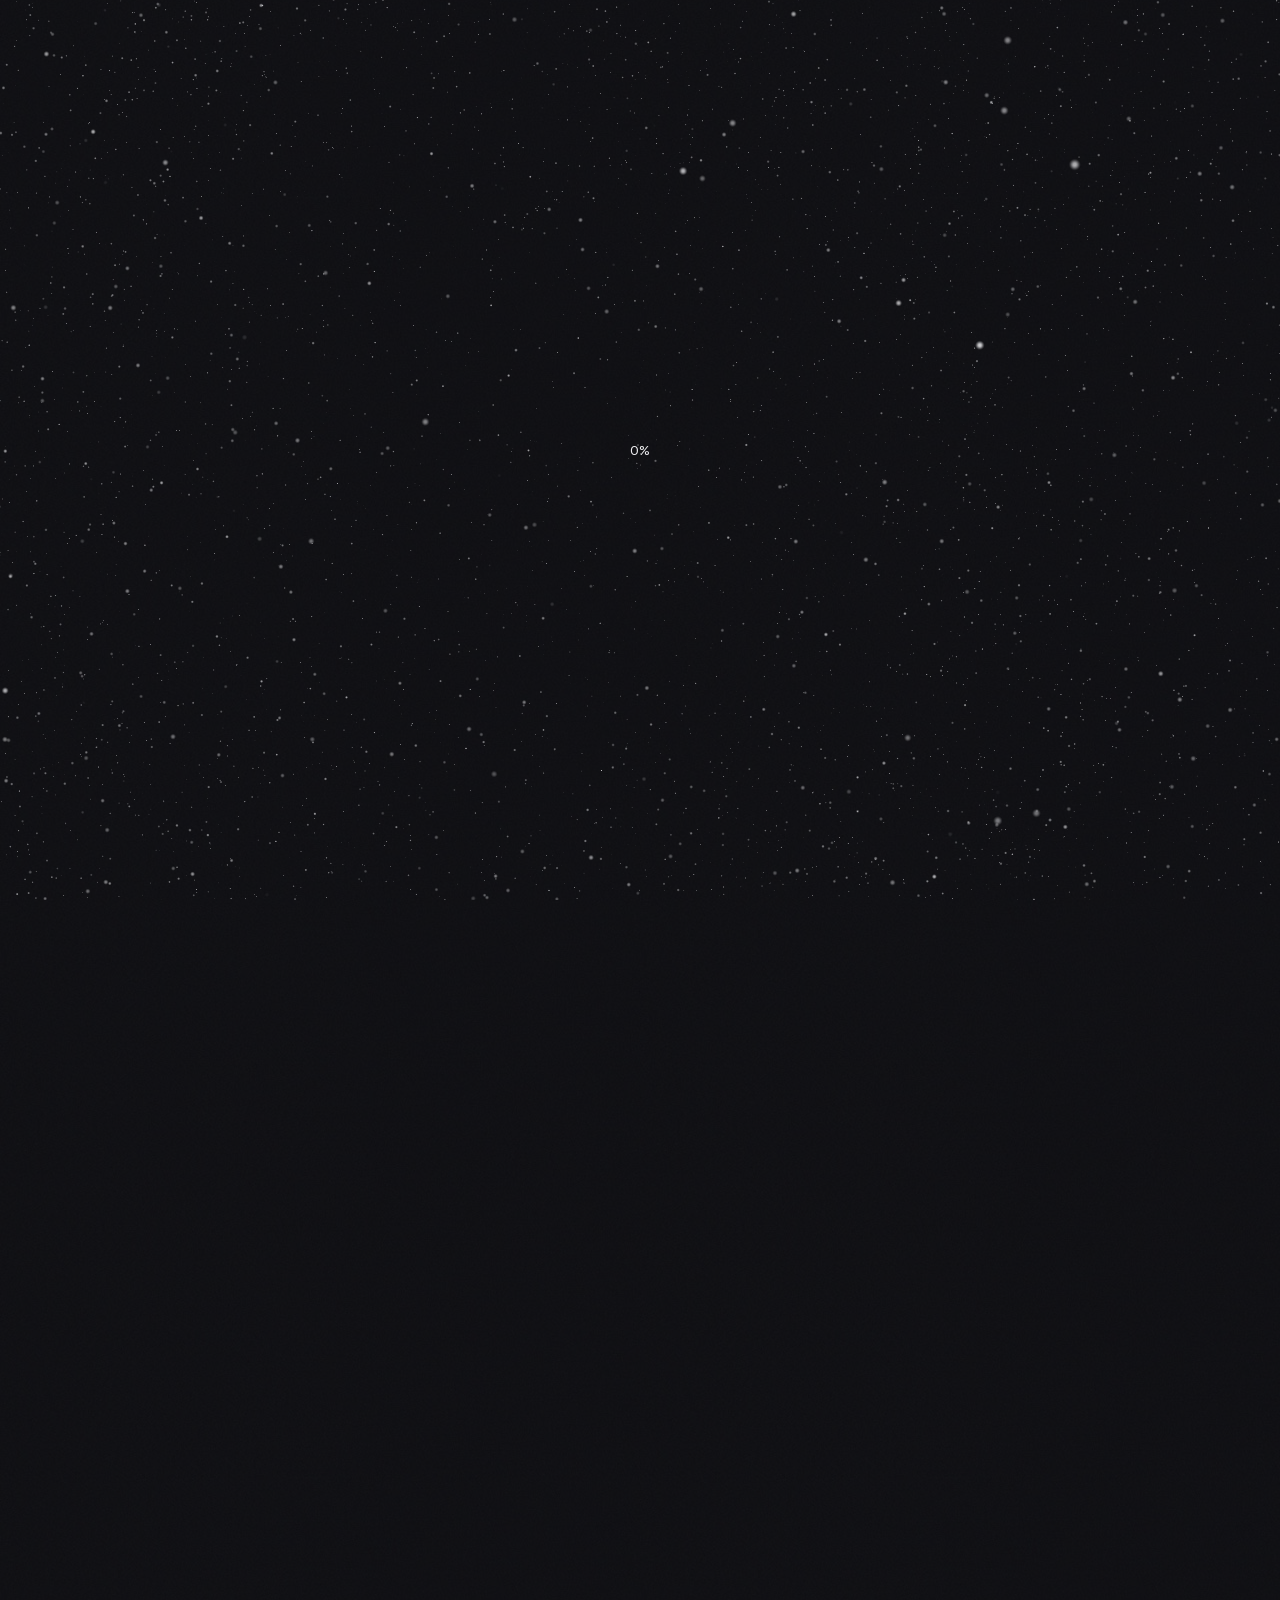
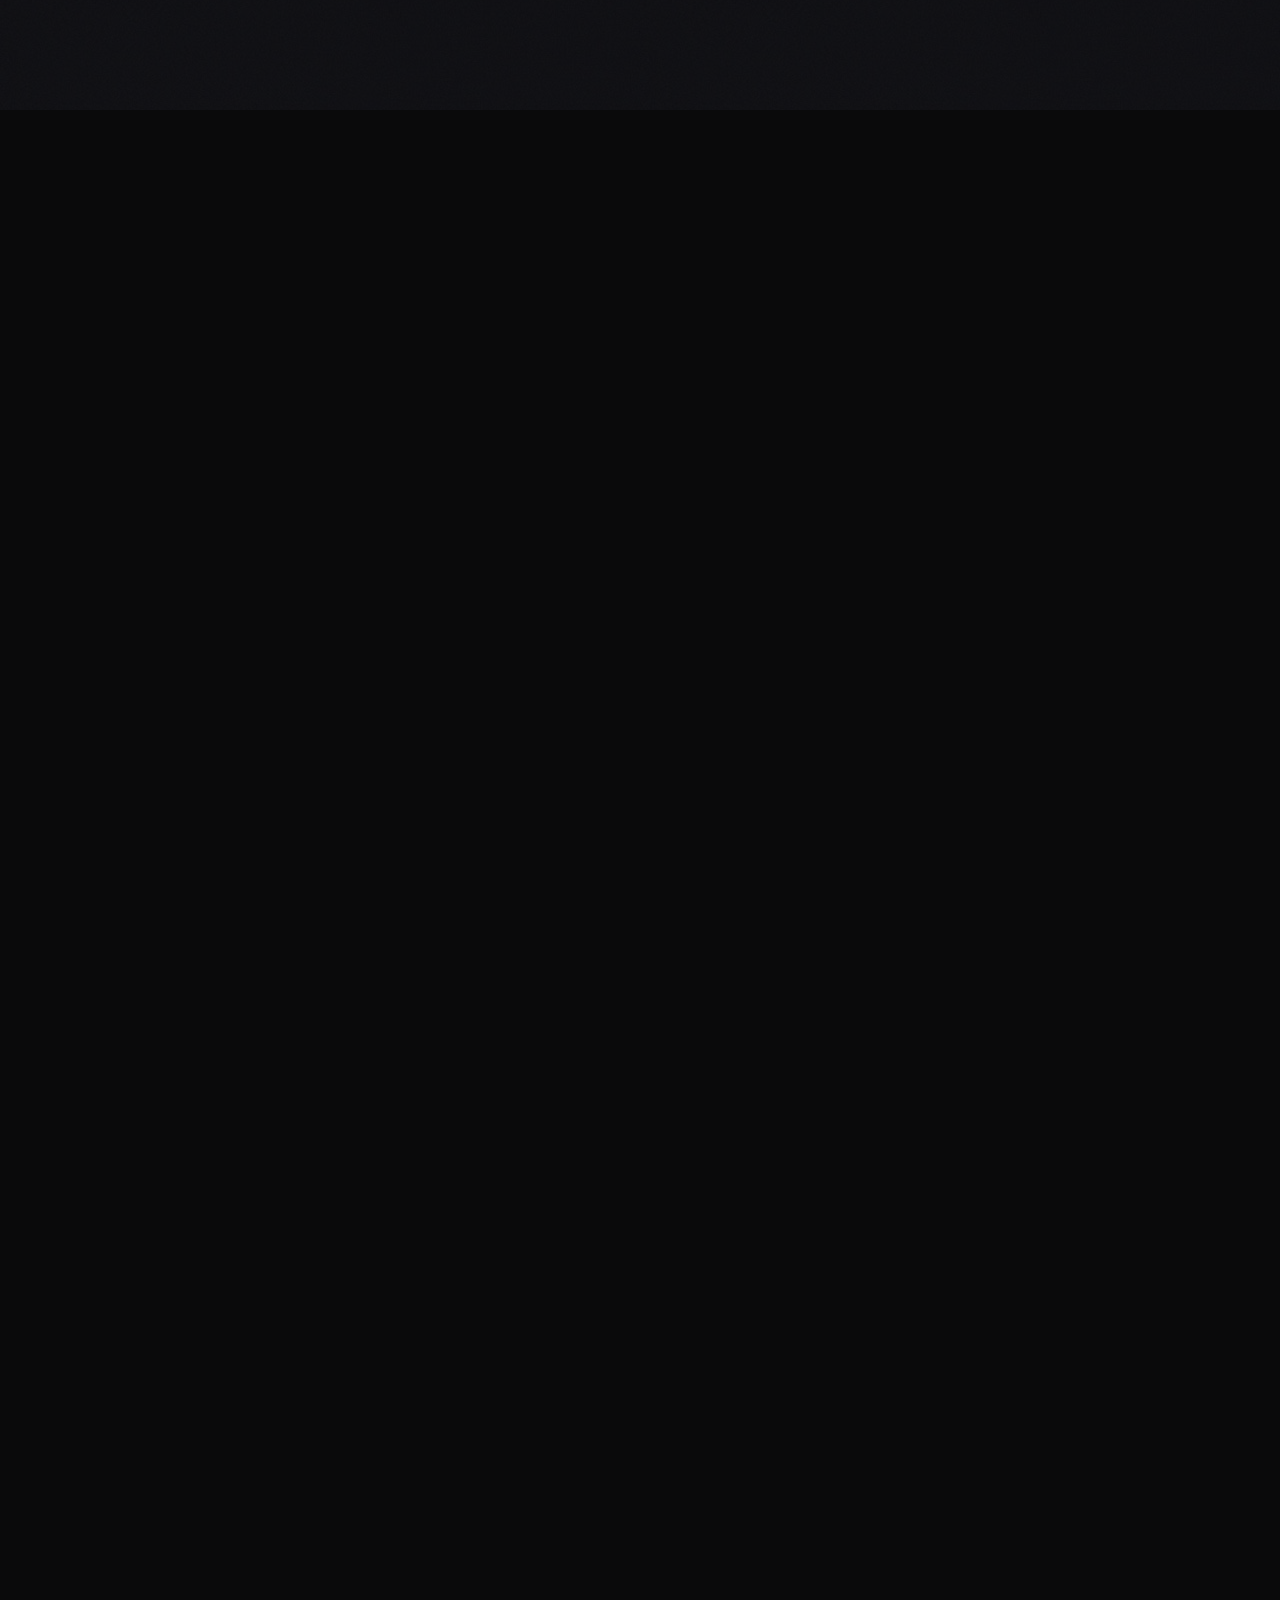
<file: index.html>
<!doctype html>
<html lang="en">
  <head>
    <meta charset="UTF-8" />
    <meta name="viewport" content="width=device-width, initial-scale=1" />
    <meta
      name="description"
      content="I turn ambitious designs into fast, interactive web experiences. Frontend, motion and performance for agencies, designers and creative teams."
    />
    <meta
      name="format-detection"
      content="telephone=no, address=no, email=no"
    />
    <title>Nihal Shaikh | Data Analyst / Machine Learning Engineer</title>
    <link rel="icon" href="./assets/favicon-ns.svg" type="image/svg+xml" />
    <link
      rel="preload"
      href="./assets/inter-tight.woff2"
      as="font"
      type="font/woff2"
      crossorigin
    />
    <link rel="stylesheet" href="./vendor/bootstrap-utilities.min.css" />
    <link rel="stylesheet" href="./css/style.css" />
    <link rel="stylesheet" href="./css/enhancements.css?v=ns-project-effects" />
    <script type="module" src="./js/main.js?v=ns-project-effects"></script>
  </head>
  <body data-page="home">
    <div class="noise-layer--noiseLayer" aria-hidden="true"></div>
    <div class="particle-scene" aria-hidden="true"></div>
    <main class="content">
      <div>
        <section class="hero--hero" id="top">
          <div class="hero--copy d-flex">
            <div class="hero-identity"><h1 class="label--label t-30 blur-anim" data-delay="1.6">Nihal Shaikh</h1><a class="hero-resume" data-resume-link href="./resume.html" aria-label="Preview Nihal Shaikh résumé">Résumé <span aria-hidden="true">↗</span></a></div>
            <p class="label--label t-30">
              <span class="blur-anim" data-delay="2" style="display: block"
                >Data Analyst /</span
              >
              <span class="blur-anim" data-delay="2.2" style="display: block"
                >Machine Learning Engineer</span
              >
            </p>
          </div>
        </section>
        <section class="statement--statement">
          <div class="statement--copy">
            <p class="label--label t-30 split">
              I transform complex data into meaningful insights and intelligent
              solutions. From data analytics and predictive modeling to machine
              learning and AI, I build systems that solve real-world problems.
            </p>
          </div>
        </section>
        <section class="country--country" id="location">
          <div class="location-callout" data-visible="false" aria-hidden="true">
            <svg class="location-callout-svg" aria-hidden="true">
              <polyline class="location-leader" pathLength="1" />
              <path class="location-cut" />
              <path class="location-state-outline" />
            </svg>
            <div class="location-state">
              <strong>Karnataka</strong>
            </div>
          </div>

          <p class="label--label t-30 country--country__label">
            Based in India
          </p>
          <section
            class="education"
            id="education"
            aria-labelledby="education-title"
          >
            <header class="education-heading">
              <h2 id="education-title">Education</h2>
            </header>
            <ol class="education-list">
              <li class="education-item">
                <div class="education-logo">
                  <img
                    src="./assets/jnnce.png"
                    alt="J.N.N. College of Engineering logo"
                    width="334"
                    height="400"
                    loading="lazy"
                  />
                </div>
                <div class="education-copy">
                  <p class="education-stage">
                    <span class="education-current-dot"></span>Currently
                    studying
                  </p>
                  <h3>J.N.N. College of Engineering</h3>
                  <p class="education-course">Robotics and AI</p>
                  <p>Shivamogga, Karnataka</p>
                </div>
                <span class="education-number" aria-hidden="true">01</span>
              </li>
              <li class="education-item">
                <div class="education-logo">
                  <img
                    src="./assets/sri-aurobindo-pu.png"
                    alt="Sri Aurobindo Pre-University College logo"
                    width="486"
                    height="513"
                    loading="lazy"
                  />
                </div>
                <div class="education-copy">
                  <p class="education-stage">Pre-university</p>
                  <h3>Sri Aurobindo Pre-University College</h3>
                  <p>Javalli</p>
                </div>
                <span class="education-number" aria-hidden="true">02</span>
              </li>
              <li class="education-item">
                <div class="education-logo education-logo--school">
                  <img
                    src="./assets/podar-school.png"
                    alt="Podar International School logo"
                    width="500"
                    height="500"
                    loading="lazy"
                  />
                </div>
                <div class="education-copy">
                  <p class="education-stage">School</p>
                  <h3>Podar International School</h3>
                </div>
                <span class="education-number" aria-hidden="true">03</span>
              </li>
            </ol>
          </section>
        </section>
        <section class="how-i-work--howIWork tech-stack" id="tech-stack" aria-label="Tech stack">
          <div class="tech-stack-frame">
            <div class="processor-viewport" role="img" aria-label="Particle processor assembling as you explore the five tech stack categories"></div>
            <div class="tech-stack-panel">
              <div class="tech-stack-topline"><p>Tech stack</p><span class="tech-stack-count">01 / 05</span></div>
              <div class="tech-stack-nav" role="tablist" aria-label="Tech stack categories"><button type="button" role="tab" id="stack-tab-0" aria-controls="stack-panel-0" aria-selected="true" tabindex="0" data-stack-step="0"><span>01</span>Data Analytics &amp; Visualization</button><button type="button" role="tab" id="stack-tab-1" aria-controls="stack-panel-1" aria-selected="false" tabindex="-1" data-stack-step="1"><span>02</span>Machine Learning &amp; AI</button><button type="button" role="tab" id="stack-tab-2" aria-controls="stack-panel-2" aria-selected="false" tabindex="-1" data-stack-step="2"><span>03</span>AI Development</button><button type="button" role="tab" id="stack-tab-3" aria-controls="stack-panel-3" aria-selected="false" tabindex="-1" data-stack-step="3"><span>04</span>Robotics &amp; Engineering</button><button type="button" role="tab" id="stack-tab-4" aria-controls="stack-panel-4" aria-selected="false" tabindex="-1" data-stack-step="4"><span>05</span>Databases &amp; Development</button></div><div class="tech-stack-groups"><article class="tech-group" data-stack-group="0" role="tabpanel" id="stack-panel-0" aria-labelledby="stack-tab-0"><h2>Data Analytics &amp; Visualization</h2><ul class="tech-skills"><li>Python</li><li>SQL</li><li>Pandas</li><li>NumPy</li><li>Power BI</li><li>Excel</li><li>Matplotlib</li><li>Seaborn</li><li>Statistics</li><li>EDA</li></ul></article><article class="tech-group" data-stack-group="1" role="tabpanel" id="stack-panel-1" aria-labelledby="stack-tab-1" hidden><h2>Machine Learning &amp; AI</h2><ul class="tech-skills"><li>Scikit-learn</li><li>Regression</li><li>Classification</li><li>Clustering</li><li>Predictive Modeling</li><li>NLP</li><li>Computer Vision</li><li>Generative AI</li></ul></article><article class="tech-group" data-stack-group="2" role="tabpanel" id="stack-panel-2" aria-labelledby="stack-tab-2" hidden><h2>AI Development</h2><ul class="tech-skills"><li>LLM APIs</li><li>FastAPI</li><li>OpenCV</li><li>ChromaDB</li><li>Embeddings</li><li>spaCy</li></ul></article><article class="tech-group" data-stack-group="3" role="tabpanel" id="stack-panel-3" aria-labelledby="stack-tab-3" hidden><h2>Robotics &amp; Engineering</h2><ul class="tech-skills"><li>Python</li><li>C</li><li>ROS</li><li>Computer Vision</li><li>Speech Recognition</li><li>Intelligent Systems</li></ul></article><article class="tech-group" data-stack-group="4" role="tabpanel" id="stack-panel-4" aria-labelledby="stack-tab-4" hidden><h2>Databases &amp; Development</h2><ul class="tech-skills"><li>PostgreSQL</li><li>MySQL</li><li>MongoDB</li><li>SQLite</li><li>Flask</li><li>Git</li><li>GitHub</li><li>Jupyter Notebook</li><li>VS Code</li></ul></article></div>
              <p class="assembly-caption">Scroll to assemble <span>↓</span></p>
            </div>
          </div>
        </section>
        <section class="playground--playground" id="work">
          <div class="playground--kicker">
            <p class="playground--kickerLabel t-16" data-active="false">
              Projects
            </p>
          </div>
          <div class="playground--closingWrap">
            <p class="playground--closingLine t-30" data-active="false">
              <span>More ideas.</span><span>More projects.</span><span>Always learning.</span>
            </p>
          </div>
        </section>
        <section class="certificates" id="certificates" aria-labelledby="certificates-title">
          <header class="certificates-heading"><div><p class="certificates-eyebrow">Continuous learning</p><h2 id="certificates-title">Certificates</h2><p class="certificates-intro">Technical learning &amp; professional development.</p></div><span class="certificates-total">06 / CERTIFICATES</span></header>
          <div class="certificates-grid">
            <a class="certificate-card" href="https://drive.google.com/file/d/1QJHe1UGWH82IsONo7oEX9v5v1_JVvapU/view?usp=drivesdk" target="_blank" rel="noopener noreferrer" aria-label="View Electric Drive System Batteries, Powertrains and Transmission Certificate (opens in a new tab)">
              <div class="certificate-preview"><img src="./assets/certificates/electric-drive.webp" alt="Electric Drive System Batteries, Powertrains and Transmission Certificate" loading="lazy" decoding="async"></div>
              <div class="certificate-info"><p class="certificate-category"><span>01</span>Electric mobility</p><h3>Electric Drive System Batteries, Powertrains and Transmission Certificate</h3><span class="certificate-open">View certificate <span aria-hidden="true">↗</span></span></div>
            </a>
            <a class="certificate-card" href="https://drive.google.com/file/d/1MCOLPgx9ER_F1iHFWjayABVQiTZmEepN/view?usp=drivesdk" target="_blank" rel="noopener noreferrer" aria-label="View Employability Skill Training Programme Certificate (opens in a new tab)">
              <div class="certificate-preview"><img src="./assets/certificates/employability.webp" alt="Employability Skill Training Programme Certificate" loading="lazy" decoding="async"></div>
              <div class="certificate-info"><p class="certificate-category"><span>02</span>Professional development</p><h3>Employability Skill Training Programme Certificate</h3><span class="certificate-open">View certificate <span aria-hidden="true">↗</span></span></div>
            </a>
            <a class="certificate-card" href="https://drive.google.com/file/d/11J8xuUnez_7LrTMne2v6PnDK4wT8bX5O/view?usp=drivesdk" target="_blank" rel="noopener noreferrer" aria-label="View Fundamentals of Electric and Hybrid Electric Vehicle Technology (opens in a new tab)">
              <div class="certificate-preview"><img src="./assets/certificates/electric-hybrid.webp" alt="Fundamentals of Electric and Hybrid Electric Vehicle Technology" loading="lazy" decoding="async"></div>
              <div class="certificate-info"><p class="certificate-category"><span>03</span>Electric mobility</p><h3>Fundamentals of Electric and Hybrid Electric Vehicle Technology</h3><span class="certificate-open">View certificate <span aria-hidden="true">↗</span></span></div>
            </a>
            <a class="certificate-card" href="https://udemy-certificate.s3.amazonaws.com/image/UC-dbf7a683-6b17-45a8-925a-4fe24745bc7f.jpg" target="_blank" rel="noopener noreferrer" aria-label="View Complete Python Programming Language Completion Certificate (opens in a new tab)">
              <div class="certificate-preview"><img src="./assets/certificates/python.jpg" alt="Complete Python Programming Language Completion Certificate" loading="lazy" decoding="async"></div>
              <div class="certificate-info"><p class="certificate-category"><span>04</span>Programming</p><h3>Complete Python Programming Language Completion Certificate</h3><span class="certificate-open">View certificate <span aria-hidden="true">↗</span></span></div>
            </a>
            <a class="certificate-card" href="https://drive.google.com/file/d/1PB9tYKmOkZPmN628iy7Rp1RsB1HSiKPB/view?usp=drivesdk" target="_blank" rel="noopener noreferrer" aria-label="View MongoDB Certificate (opens in a new tab)">
              <div class="certificate-preview"><img src="./assets/certificates/mongodb.png" alt="MongoDB Certificate" loading="lazy" decoding="async"></div>
              <div class="certificate-info"><p class="certificate-category"><span>05</span>Databases</p><h3>MongoDB Certificate</h3><span class="certificate-open">View certificate <span aria-hidden="true">↗</span></span></div>
            </a>
            <a class="certificate-card" href="https://drive.google.com/file/d/1m8t6Of3HnUaNsXv8QfyTB3uNI4OavNfn/view?usp=drivesdk" target="_blank" rel="noopener noreferrer" aria-label="View Cyber Loop Event Certificate (opens in a new tab)">
              <div class="certificate-preview"><img src="./assets/certificates/cyber-loop.webp" alt="Cyber Loop Event Certificate" loading="lazy" decoding="async"></div>
              <div class="certificate-info"><p class="certificate-category"><span>06</span>Events &amp; participation</p><h3>Cyber Loop Event Certificate</h3><span class="certificate-open">View certificate <span aria-hidden="true">↗</span></span></div>
            </a>
          </div>
        </section>
        <div class="page--contactsWrap">
          <section class="contacts--contacts" id="contact">
            <div class="contacts--copy contact-hub"><p class="contact-eyebrow">Get in touch</p><h2 class="contact-heading">Let’s connect.</h2><div class="contact-icon-row"><a class="contact-icon-button no-anim" href="https://www.linkedin.com/in/mdnihalshk/" target="_blank" rel="noopener noreferrer" aria-label="Open Nihal’s LinkedIn"><svg viewBox="0 0 24 24" aria-hidden="true"><rect x="3" y="3" width="18" height="18" rx="2" fill="currentColor"/><path d="M7 10h2v7H7zm1-3a1 1 0 1 0 0 .01zM11 10h2v1c.6-.8 1.4-1.2 2.3-1.2 1.9 0 2.7 1.2 2.7 3.2v4h-2v-3.7c0-1-.4-1.6-1.3-1.6-1.1 0-1.7.7-1.7 1.9V17h-2z" fill="var(--background)"/></svg><span>LinkedIn</span></a><a class="contact-icon-button no-anim" href="https://github.com/Rebel-x-6105" target="_blank" rel="noopener noreferrer" aria-label="Open Nihal’s GitHub"><svg viewBox="0 0 24 24" aria-hidden="true"><path fill="currentColor" d="M12 2a10 10 0 0 0-3.16 19.49c.5.09.68-.22.68-.48v-1.86c-2.78.6-3.37-1.18-3.37-1.18-.45-1.16-1.11-1.47-1.11-1.47-.91-.62.07-.61.07-.61 1 .07 1.53 1.03 1.53 1.03.89 1.53 2.34 1.09 2.91.83.09-.65.35-1.09.64-1.34-2.22-.25-4.56-1.11-4.56-4.94 0-1.09.39-1.99 1.03-2.69-.1-.25-.45-1.27.1-2.65 0 0 .84-.27 2.75 1.03A9.6 9.6 0 0 1 12 6.82c.85 0 1.71.11 2.51.34 1.91-1.3 2.75-1.03 2.75-1.03.55 1.38.2 2.4.1 2.65.64.7 1.03 1.6 1.03 2.69 0 3.84-2.34 4.68-4.57 4.93.36.31.68.92.68 1.85v2.76c0 .27.18.58.69.48A10 10 0 0 0 12 2z"/></svg><span>GitHub</span></a><a class="contact-icon-button no-anim" href="https://mail.google.com/mail/?view=cm&amp;fs=1&amp;to=mohammednihal665@gmail.com" target="_blank" rel="noopener noreferrer" aria-label="Open Nihal’s Gmail"><svg viewBox="0 0 24 24" aria-hidden="true"><rect x="3" y="5" width="18" height="14" rx="2" fill="none" stroke="currentColor" stroke-width="1.7"/><path d="m4 7 8 6 8-6M4 18v-9m16 9v-9" fill="none" stroke="currentColor" stroke-width="1.7" stroke-linejoin="round"/></svg><span>Gmail</span></a></div></div>
          </section>
          <footer class="footer--footer">
            <a
              aria-label="Back to top"
              class="monogram--wrap"
              data-hovered="false"
              href="./"
              ><span class="monogram--tooltip t-20" data-visible="false"
                >hey there!</span
              ><svg aria-hidden="true" class="monogram--monogram ns-monogram" viewBox="0 0 100 80"><text x="2" y="59" font-family="Arial, sans-serif" font-size="59" font-weight="700" letter-spacing="-5" fill="currentColor">NS</text></svg>
              <p class="footer--line t-16">
                Nihal Shaikh - ©
                <!-- -->2026<!-- -->
                - VAT/P.IVA 04872350279
              </p></a
            ><a class="footer--link" href="./cookie-policy.html"
              ><span class="particle-disintegrate--particles"
                ><span class="particle-disintegrate--wrapper"
                  ><span class="particle-disintegrate--el footer--line t-16"
                    >This website doesn’t use cookies. Wanna know more?</span
                  ></span
                ><canvas
                  aria-hidden="true"
                  class="particle-disintegrate--canvas"
                ></canvas></span
            ></a>
          </footer>
        </div>
      </div>
      <!--$--><!--/$-->
    </main>
  </body>
</html>
</file>
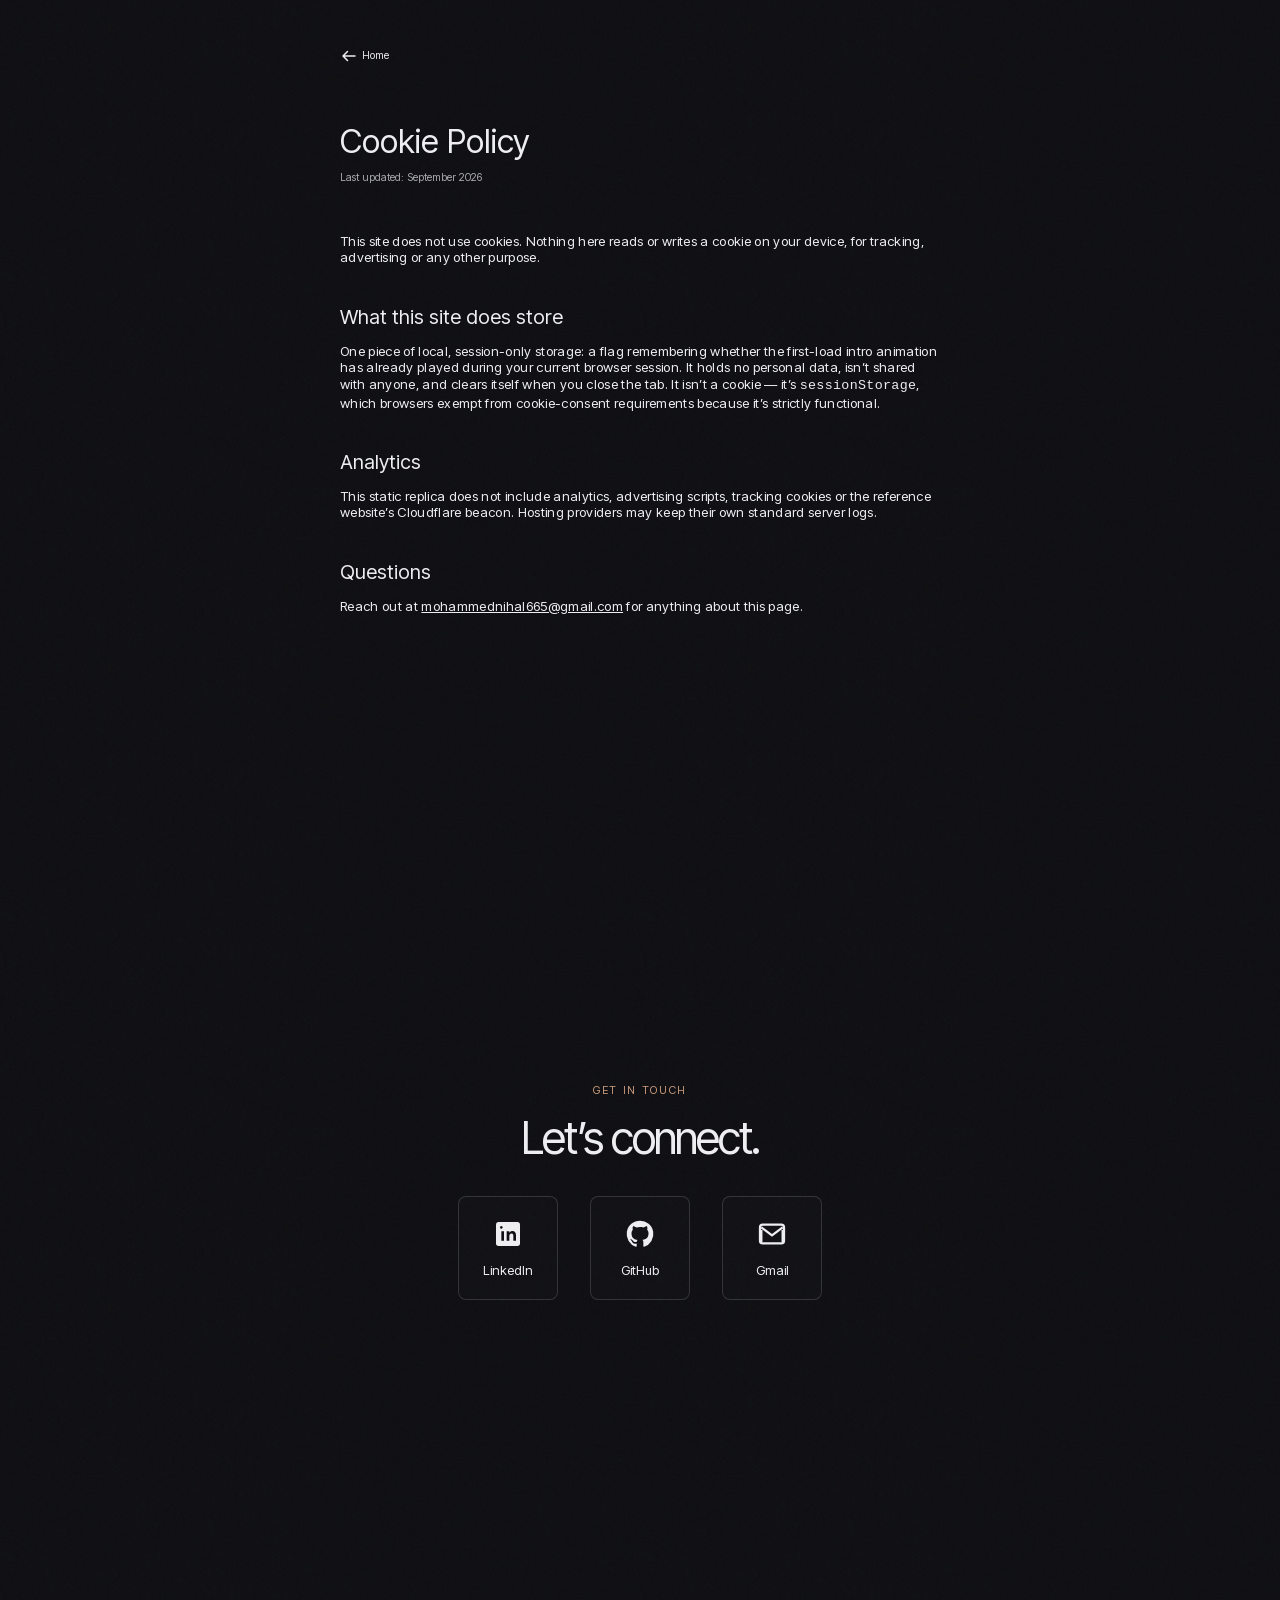
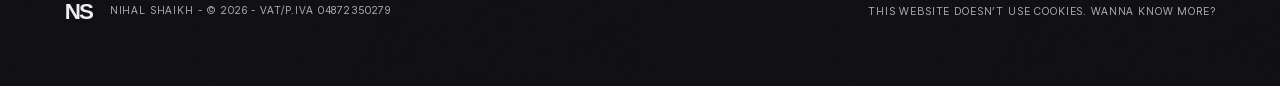
<file: cookie-policy.html>
<!doctype html>

<html lang="en">
  <head>
    <meta charset="utf-8" />
    <meta content="width=device-width, initial-scale=1" name="viewport" />
    <meta
      content="I turn ambitious designs into fast, interactive web experiences. Frontend, motion and performance for agencies, designers and creative teams."
      name="description"
    />
    <meta
      content="telephone=no, address=no, email=no"
      name="format-detection"
    />
    <title>Cookie policy | Nihal Shaikh</title>
    <link href="./assets/favicon-ns.svg" type="image/svg+xml" rel="icon" />
    <link
      as="font"
      crossorigin=""
      href="./assets/inter-tight.woff2"
      rel="preload"
      type="font/woff2"
    />
    <link href="./css/style.css" rel="stylesheet" />
    <link href="./css/enhancements.css?v=ns-project-effects" rel="stylesheet" />
    <script src="./js/main.js?v=ns-project-effects" type="module"></script>
  </head>
  <body data-page="policy">
    <div aria-hidden="true" class="noise-layer--noiseLayer"></div>
    <div aria-hidden="true" class="particle-scene"></div>
    <main class="content">
      <section class="cookie-policy--page">
        <a class="cookie-policy--backShell" href="./"
          ><span class="particle-disintegrate--particles"
            ><span class="particle-disintegrate--wrapper"
              ><span
                class="particle-disintegrate--el cookie-policy--backText t-16"
                ><svg
                  aria-hidden="true"
                  class="cookie-policy--icon"
                  fill="none"
                  height="18"
                  stroke="currentColor"
                  stroke-linecap="round"
                  stroke-linejoin="round"
                  stroke-width="2"
                  viewbox="0 0 24 24"
                  width="18"
                >
                  <path d="M20 12H4M4 12L10 18M4 12L10 6"></path></svg
                >Home</span
              ></span
            ><canvas
              aria-hidden="true"
              class="particle-disintegrate--canvas"
            ></canvas></span
        ></a>
        <h1 class="label--label t-49 cookie-policy--title">Cookie Policy</h1>
        <p class="label--label t-16 label--muted cookie-policy--updated">
          Last updated: September 2026
        </p>
        <div>
          <p class="label--label t-20 cookie-policy--paragraph">
            This site does not use cookies. Nothing here reads or writes a
            cookie on your device, for tracking, advertising or any other
            purpose.
          </p>
          <h2 class="label--label t-30 cookie-policy--heading">
            What this site does store
          </h2>
          <p class="label--label t-20 cookie-policy--paragraph">
            One piece of local, session-only storage: a flag remembering whether
            the first-load intro animation has already played during your
            current browser session. It holds no personal data, isn’t shared
            with anyone, and clears itself when you close the tab. It isn’t a
            cookie — it’s <code>sessionStorage</code>, which browsers exempt
            from cookie-consent requirements because it’s strictly functional.
          </p>
          <h2 class="label--label t-30 cookie-policy--heading">Analytics</h2>
          <p class="label--label t-20 cookie-policy--paragraph">
            This static replica does not include analytics, advertising scripts,
            tracking cookies or the reference website’s Cloudflare beacon.
            Hosting providers may keep their own standard server logs.
          </p>
          <h2 class="label--label t-30 cookie-policy--heading">Questions</h2>
          <p class="label--label t-20 cookie-policy--paragraph">
            Reach out at<!-- -->
            <a href="mailto:mohammednihal665@gmail.com"
              >mohammednihal665@gmail.com</a
            >
            <!-- -->for anything about this page.
          </p>
        </div>
      </section>
      <div class="cookie-policy--contactsWrap">
        <section class="contacts--contacts">
          <div class="contacts--copy contact-hub"><p class="contact-eyebrow">Get in touch</p><h2 class="contact-heading">Let’s connect.</h2><div class="contact-icon-row"><a class="contact-icon-button no-anim" href="https://www.linkedin.com/in/mdnihalshk/" target="_blank" rel="noopener noreferrer" aria-label="Open Nihal’s LinkedIn"><svg viewBox="0 0 24 24" aria-hidden="true"><rect x="3" y="3" width="18" height="18" rx="2" fill="currentColor"/><path d="M7 10h2v7H7zm1-3a1 1 0 1 0 0 .01zM11 10h2v1c.6-.8 1.4-1.2 2.3-1.2 1.9 0 2.7 1.2 2.7 3.2v4h-2v-3.7c0-1-.4-1.6-1.3-1.6-1.1 0-1.7.7-1.7 1.9V17h-2z" fill="var(--background)"/></svg><span>LinkedIn</span></a><a class="contact-icon-button no-anim" href="https://github.com/Rebel-x-6105" target="_blank" rel="noopener noreferrer" aria-label="Open Nihal’s GitHub"><svg viewBox="0 0 24 24" aria-hidden="true"><path fill="currentColor" d="M12 2a10 10 0 0 0-3.16 19.49c.5.09.68-.22.68-.48v-1.86c-2.78.6-3.37-1.18-3.37-1.18-.45-1.16-1.11-1.47-1.11-1.47-.91-.62.07-.61.07-.61 1 .07 1.53 1.03 1.53 1.03.89 1.53 2.34 1.09 2.91.83.09-.65.35-1.09.64-1.34-2.22-.25-4.56-1.11-4.56-4.94 0-1.09.39-1.99 1.03-2.69-.1-.25-.45-1.27.1-2.65 0 0 .84-.27 2.75 1.03A9.6 9.6 0 0 1 12 6.82c.85 0 1.71.11 2.51.34 1.91-1.3 2.75-1.03 2.75-1.03.55 1.38.2 2.4.1 2.65.64.7 1.03 1.6 1.03 2.69 0 3.84-2.34 4.68-4.57 4.93.36.31.68.92.68 1.85v2.76c0 .27.18.58.69.48A10 10 0 0 0 12 2z"/></svg><span>GitHub</span></a><a class="contact-icon-button no-anim" href="https://mail.google.com/mail/?view=cm&amp;fs=1&amp;to=mohammednihal665@gmail.com" target="_blank" rel="noopener noreferrer" aria-label="Open Nihal’s Gmail"><svg viewBox="0 0 24 24" aria-hidden="true"><rect x="3" y="5" width="18" height="14" rx="2" fill="none" stroke="currentColor" stroke-width="1.7"/><path d="m4 7 8 6 8-6M4 18v-9m16 9v-9" fill="none" stroke="currentColor" stroke-width="1.7" stroke-linejoin="round"/></svg><span>Gmail</span></a></div></div>
          </section>
        <footer class="footer--footer">
          <a class="monogram--wrap" data-hovered="false" href="./"
            ><span class="monogram--tooltip t-20" data-visible="false"
              >hey there!</span
            ><svg aria-hidden="true" class="monogram--monogram ns-monogram" viewBox="0 0 100 80"><text x="2" y="59" font-family="Arial, sans-serif" font-size="59" font-weight="700" letter-spacing="-5" fill="currentColor">NS</text></svg>
            <p class="footer--line t-16">
              Nihal Shaikh - ©
              <!-- -->2026<!-- -->
              - VAT/P.IVA 04872350279
            </p></a
          ><a class="footer--link" href="./cookie-policy.html"
            ><span class="particle-disintegrate--particles"
              ><span class="particle-disintegrate--wrapper"
                ><span class="particle-disintegrate--el footer--line t-16"
                  >This website doesn’t use cookies. Wanna know more?</span
                ></span
              ><canvas
                aria-hidden="true"
                class="particle-disintegrate--canvas"
              ></canvas></span
          ></a>
        </footer>
      </div>
      <!--$--><!--/$-->
    </main>
  </body>
</html>
</file>
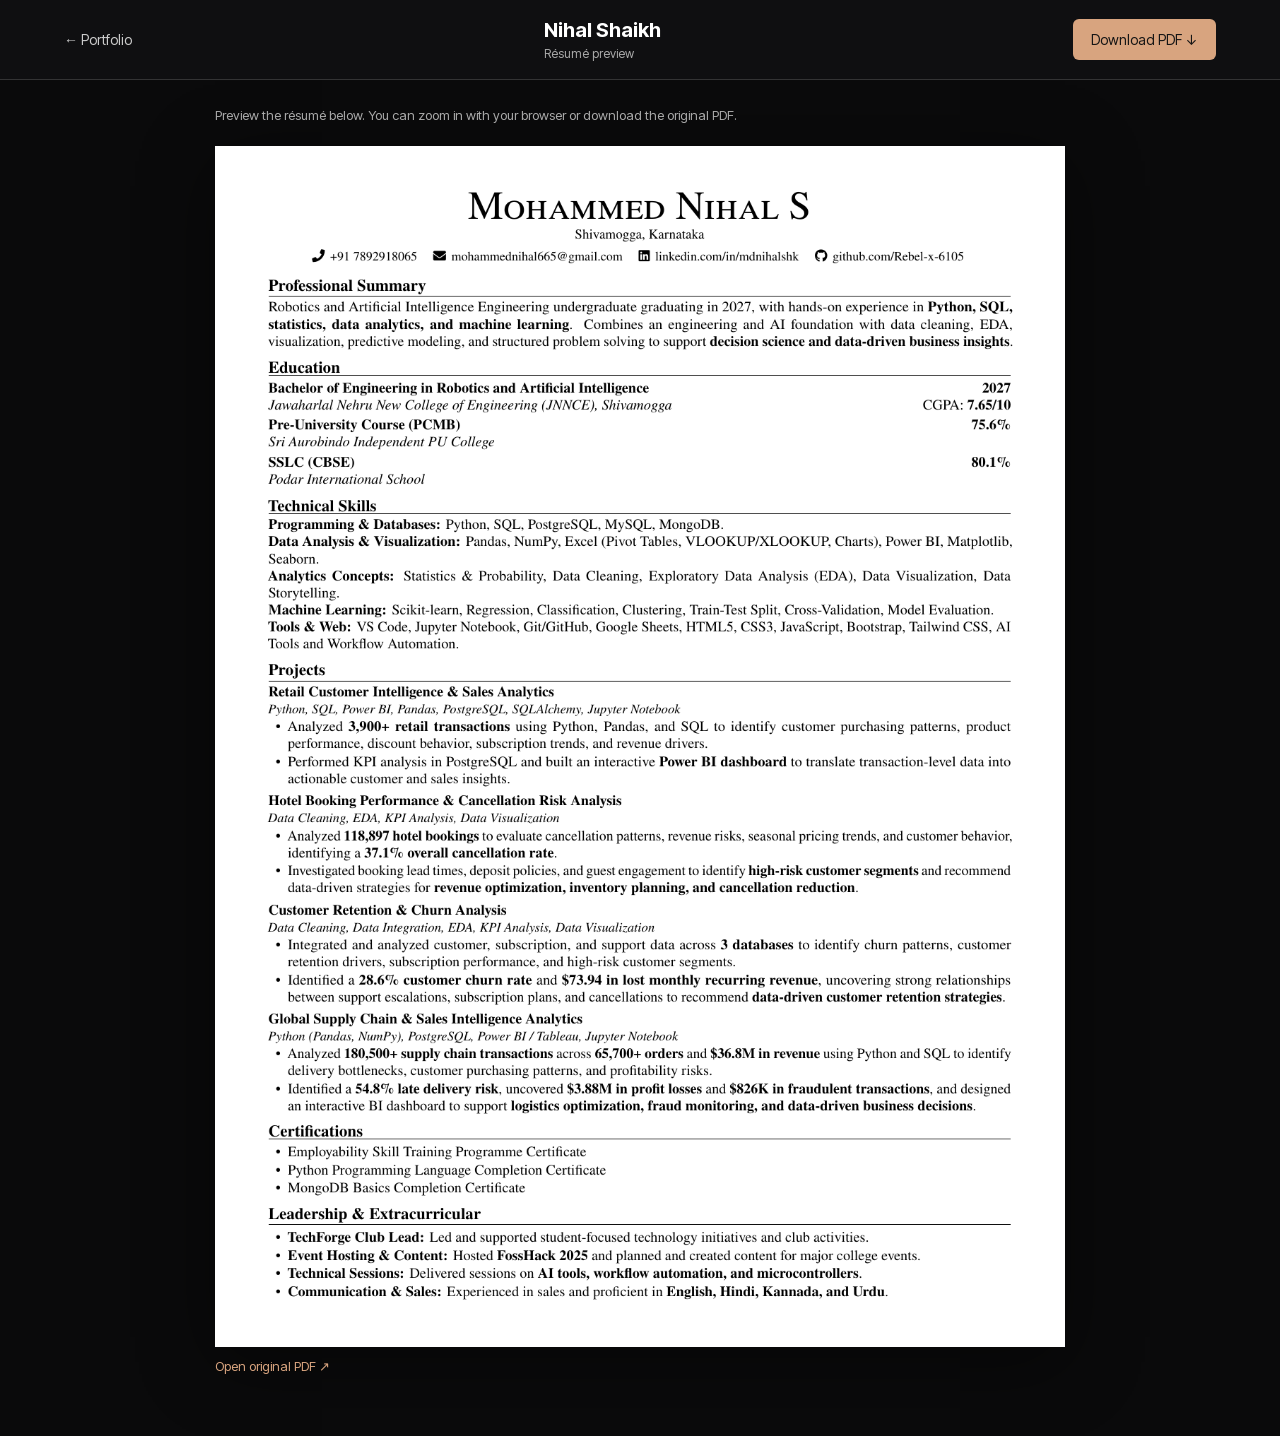
<file: resume.html>
<!doctype html>
<html lang="en">
<head>
  <meta charset="utf-8">
  <meta name="viewport" content="width=device-width,initial-scale=1">
  <title>Résumé | Nihal Shaikh</title>
  <link rel="icon" href="./assets/favicon-ns.svg" type="image/svg+xml">
  <link rel="stylesheet" href="./css/resume.css">
</head>
<body>
  <header class="resume-toolbar">
    <a class="resume-back" href="./">← Portfolio</a>
    <h1>Nihal Shaikh <span>Résumé preview</span></h1>
    <a class="resume-download" href="./assets/Nihal%20Shaikh%20Resume.pdf" download="Nihal Shaikh Resume.pdf">Download PDF ↓</a>
  </header>
  <main>
    <p class="resume-hint">Preview the résumé below. You can zoom in with your browser or download the original PDF.</p>
    <figure><img src="./assets/resume/page-1.png" width="1203" height="1700" alt="Nihal Shaikh’s résumé, page 1. Download the original PDF using the button above for selectable text." fetchpriority="high"></figure>
    <p class="resume-hint"><a href="./assets/Nihal%20Shaikh%20Resume.pdf" target="_blank" rel="noopener">Open original PDF ↗</a></p>
  </main>
</body>
</html>
</file>
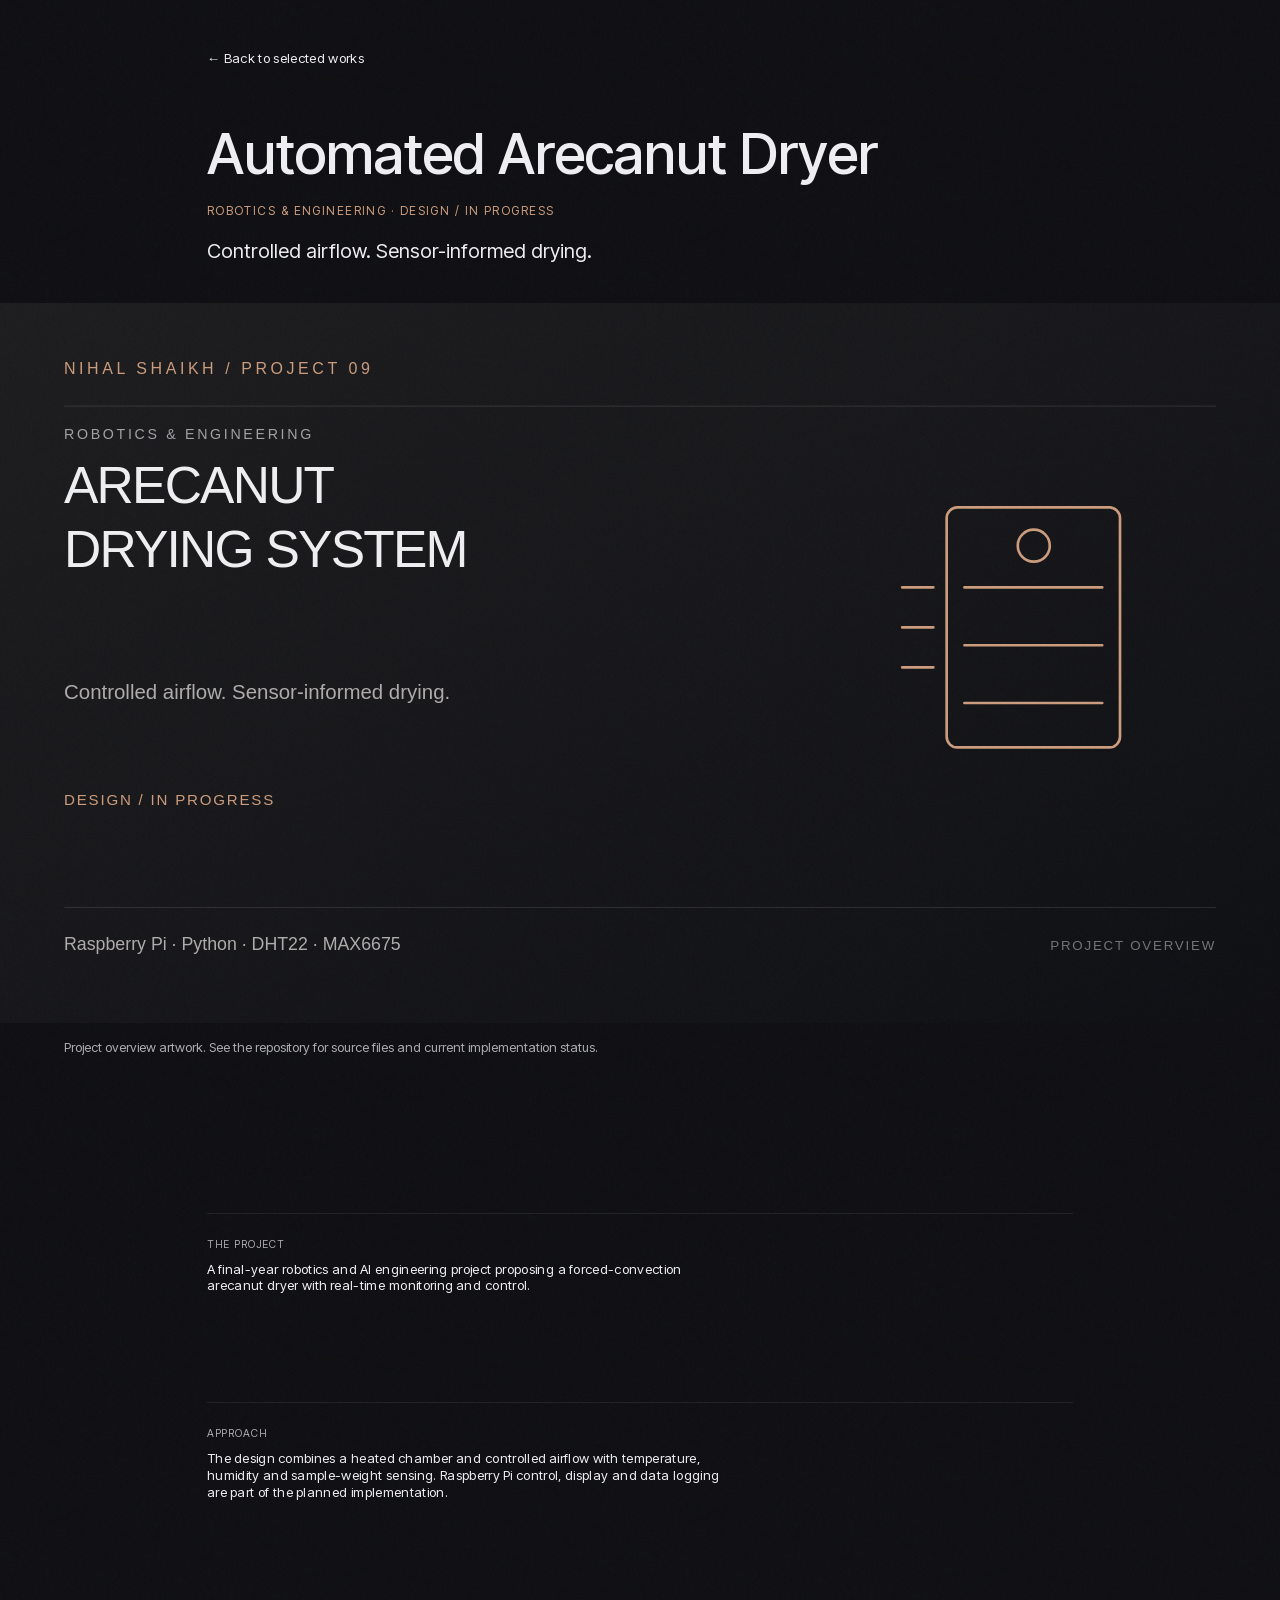
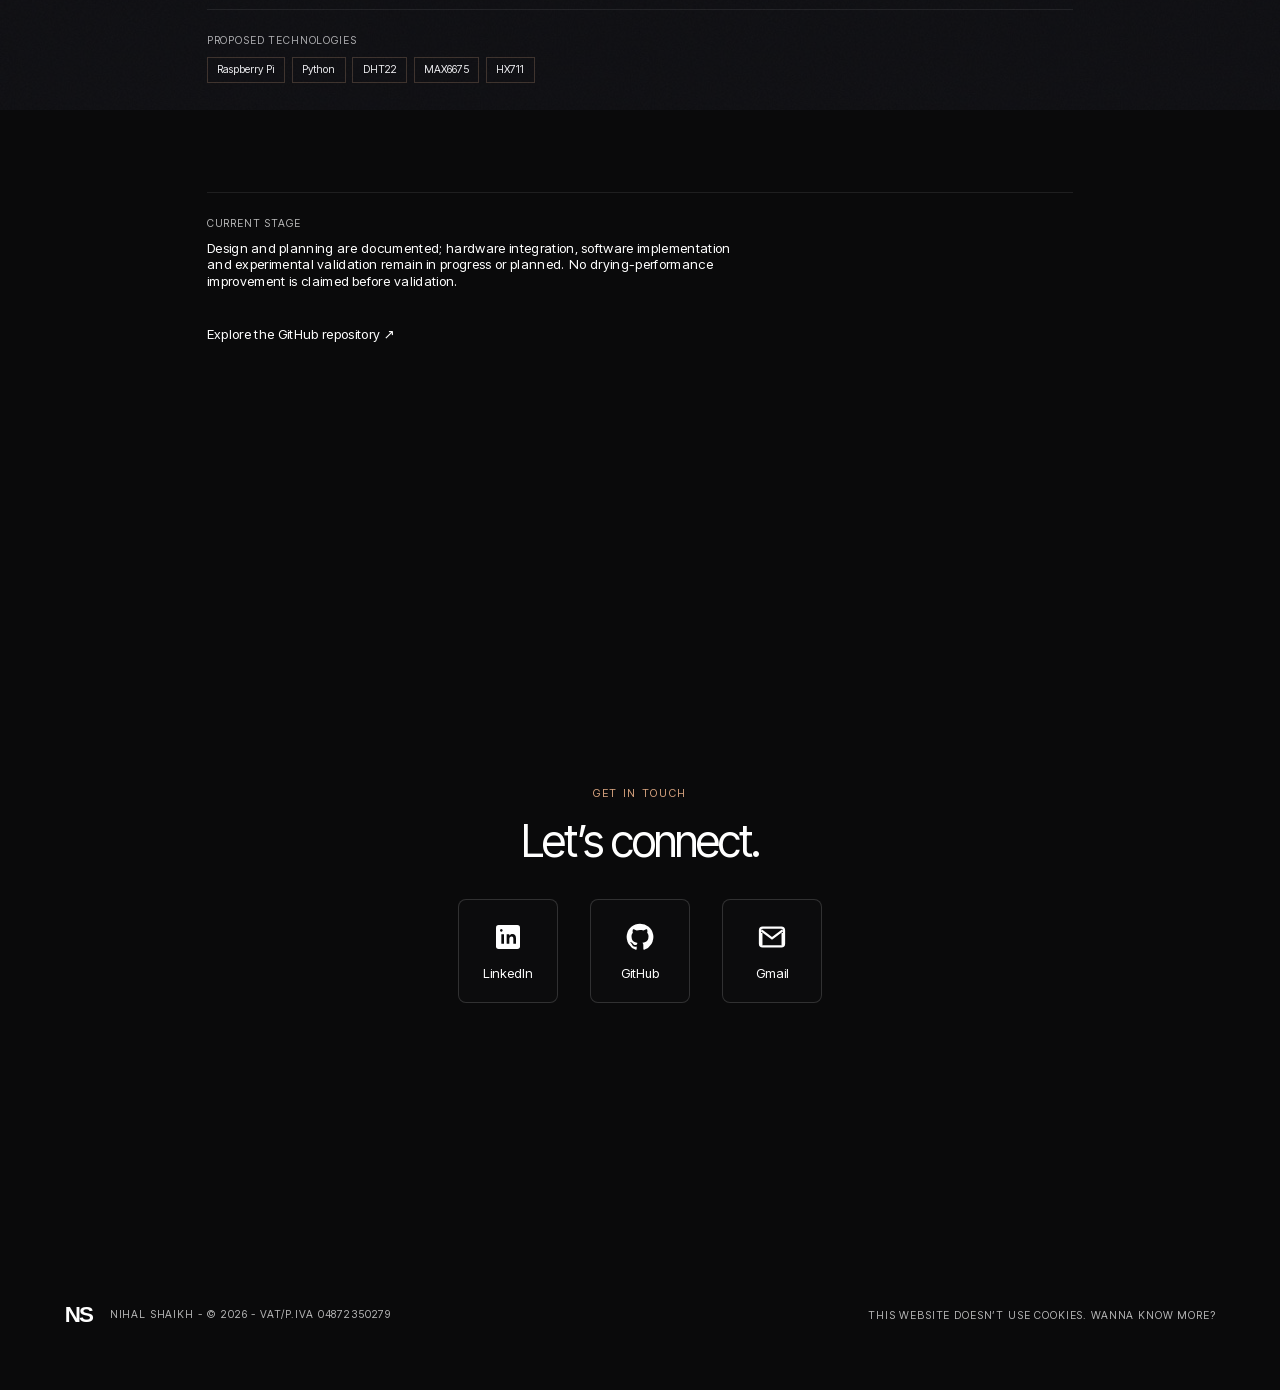
<file: projects/arecanut-dryer.html>
<!doctype html>
<html lang="en">
  <head>
    <meta charset="UTF-8" />
    <meta name="viewport" content="width=device-width, initial-scale=1" />
    <meta
      name="description"
      content="A final-year robotics and AI engineering project proposing a forced-convection arecanut dryer with real-time monitoring and control."
    />
    <meta
      name="format-detection"
      content="telephone=no, address=no, email=no"
    />
    <title>Automated Arecanut Dryer | Nihal Shaikh</title>
    <link rel="icon" href="../assets/favicon-ns.svg" type="image/svg+xml" />
    <link
      rel="preload"
      href="../assets/inter-tight.woff2"
      as="font"
      type="font/woff2"
      crossorigin
    />
    <link rel="stylesheet" href="../vendor/bootstrap-utilities.min.css" />
    <link rel="stylesheet" href="../css/style.css" />
    <link rel="stylesheet" href="../css/enhancements.css?v=ns-project-effects" />
    <script type="module" src="../js/main.js?v=ns-project-effects"></script>
  </head>
  <body data-page="project">
    <div class="noise-layer--noiseLayer" aria-hidden="true"></div>
    <div class="particle-scene" aria-hidden="true"></div>
    <main class="content">
      <section class="project-content--intro"><a href="../#work" class="project-content--backShell project-content--linkText t-20">← Back to selected works</a><div class="project-content--titleRow"><h1 class="project-content--title t-85 blur-anim">Automated Arecanut Dryer</h1></div><p class="finsight-status">Robotics &amp; engineering · Design / in progress</p><p class="project-content--tagline t-30 split">Controlled airflow. Sensor-informed drying.</p></section>
      <figure class="project-content--heroWrap" style="aspect-ratio:auto"><img class="finsight-preview-image" src="../assets/projects/arecanut-dryer.svg" width="1440" height="810" alt="Automated Arecanut Dryer project overview cover"><figcaption class="finsight-figcaption">Project overview artwork. See the repository for source files and current implementation status.</figcaption></figure>
      <div class="project-content--body"><section class="project-content--section"><p class="project-content--sectionLabel t-16 label--muted">The project</p><p class="project-content--paragraph t-20 split">A final-year robotics and AI engineering project proposing a forced-convection arecanut dryer with real-time monitoring and control.</p></section><section class="project-content--section"><p class="project-content--sectionLabel t-16 label--muted">Approach</p><p class="project-content--paragraph t-20 split">The design combines a heated chamber and controlled airflow with temperature, humidity and sample-weight sensing. Raspberry Pi control, display and data logging are part of the planned implementation.</p></section><section class="project-content--section"><p class="project-content--sectionLabel t-16 label--muted">Proposed technologies</p><ul class="project-content--stackList"><li class="project-content--stackItem t-16">Raspberry Pi</li><li class="project-content--stackItem t-16">Python</li><li class="project-content--stackItem t-16">DHT22</li><li class="project-content--stackItem t-16">MAX6675</li><li class="project-content--stackItem t-16">HX711</li></ul></section><section class="project-content--section"><p class="project-content--sectionLabel t-16 label--muted">Current stage</p><p class="project-content--paragraph t-20 split">Design and planning are documented; hardware integration, software implementation and experimental validation remain in progress or planned. No drying-performance improvement is claimed before validation.</p><a class="project-content--visitShell project-content--linkText t-20" href="https://github.com/Rebel-x-6105/Arecanut-Dryer-using-Forced-Convention" target="_blank" rel="noopener noreferrer">Explore the GitHub repository ↗</a></section></div>
      <div class="page--contactsWrap">
        <section class="contacts--contacts" id="contact">
          <div class="contacts--copy contact-hub"><p class="contact-eyebrow">Get in touch</p><h2 class="contact-heading">Let’s connect.</h2><div class="contact-icon-row"><a class="contact-icon-button no-anim" href="https://www.linkedin.com/in/mdnihalshk/" target="_blank" rel="noopener noreferrer" aria-label="Open Nihal’s LinkedIn"><svg viewBox="0 0 24 24" aria-hidden="true"><rect x="3" y="3" width="18" height="18" rx="2" fill="currentColor"/><path d="M7 10h2v7H7zm1-3a1 1 0 1 0 0 .01zM11 10h2v1c.6-.8 1.4-1.2 2.3-1.2 1.9 0 2.7 1.2 2.7 3.2v4h-2v-3.7c0-1-.4-1.6-1.3-1.6-1.1 0-1.7.7-1.7 1.9V17h-2z" fill="var(--background)"/></svg><span>LinkedIn</span></a><a class="contact-icon-button no-anim" href="https://github.com/Rebel-x-6105" target="_blank" rel="noopener noreferrer" aria-label="Open Nihal’s GitHub"><svg viewBox="0 0 24 24" aria-hidden="true"><path fill="currentColor" d="M12 2a10 10 0 0 0-3.16 19.49c.5.09.68-.22.68-.48v-1.86c-2.78.6-3.37-1.18-3.37-1.18-.45-1.16-1.11-1.47-1.11-1.47-.91-.62.07-.61.07-.61 1 .07 1.53 1.03 1.53 1.03.89 1.53 2.34 1.09 2.91.83.09-.65.35-1.09.64-1.34-2.22-.25-4.56-1.11-4.56-4.94 0-1.09.39-1.99 1.03-2.69-.1-.25-.45-1.27.1-2.65 0 0 .84-.27 2.75 1.03A9.6 9.6 0 0 1 12 6.82c.85 0 1.71.11 2.51.34 1.91-1.3 2.75-1.03 2.75-1.03.55 1.38.2 2.4.1 2.65.64.7 1.03 1.6 1.03 2.69 0 3.84-2.34 4.68-4.57 4.93.36.31.68.92.68 1.85v2.76c0 .27.18.58.69.48A10 10 0 0 0 12 2z"/></svg><span>GitHub</span></a><a class="contact-icon-button no-anim" href="https://mail.google.com/mail/?view=cm&amp;fs=1&amp;to=mohammednihal665@gmail.com" target="_blank" rel="noopener noreferrer" aria-label="Open Nihal’s Gmail"><svg viewBox="0 0 24 24" aria-hidden="true"><rect x="3" y="5" width="18" height="14" rx="2" fill="none" stroke="currentColor" stroke-width="1.7"/><path d="m4 7 8 6 8-6M4 18v-9m16 9v-9" fill="none" stroke="currentColor" stroke-width="1.7" stroke-linejoin="round"/></svg><span>Gmail</span></a></div></div>
          </section>
        <footer class="footer--footer">
          <a
            aria-label="Back to top"
            class="monogram--wrap"
            data-hovered="false"
            href="../"
            ><span class="monogram--tooltip t-20" data-visible="false"
              >hey there!</span
            ><svg aria-hidden="true" class="monogram--monogram ns-monogram" viewBox="0 0 100 80"><text x="2" y="59" font-family="Arial, sans-serif" font-size="59" font-weight="700" letter-spacing="-5" fill="currentColor">NS</text></svg>
            <p class="footer--line t-16">
              Nihal Shaikh - ©
              <!-- -->2026<!-- -->
              - VAT/P.IVA 04872350279
            </p></a
          ><a class="footer--link" href="../cookie-policy.html"
            ><span class="particle-disintegrate--particles"
              ><span class="particle-disintegrate--wrapper"
                ><span class="particle-disintegrate--el footer--line t-16"
                  >This website doesn’t use cookies. Wanna know more?</span
                ></span
              ><canvas
                aria-hidden="true"
                class="particle-disintegrate--canvas"
              ></canvas></span
          ></a>
        </footer>
      </div>
    </main>
  </body>
</html>
</file>
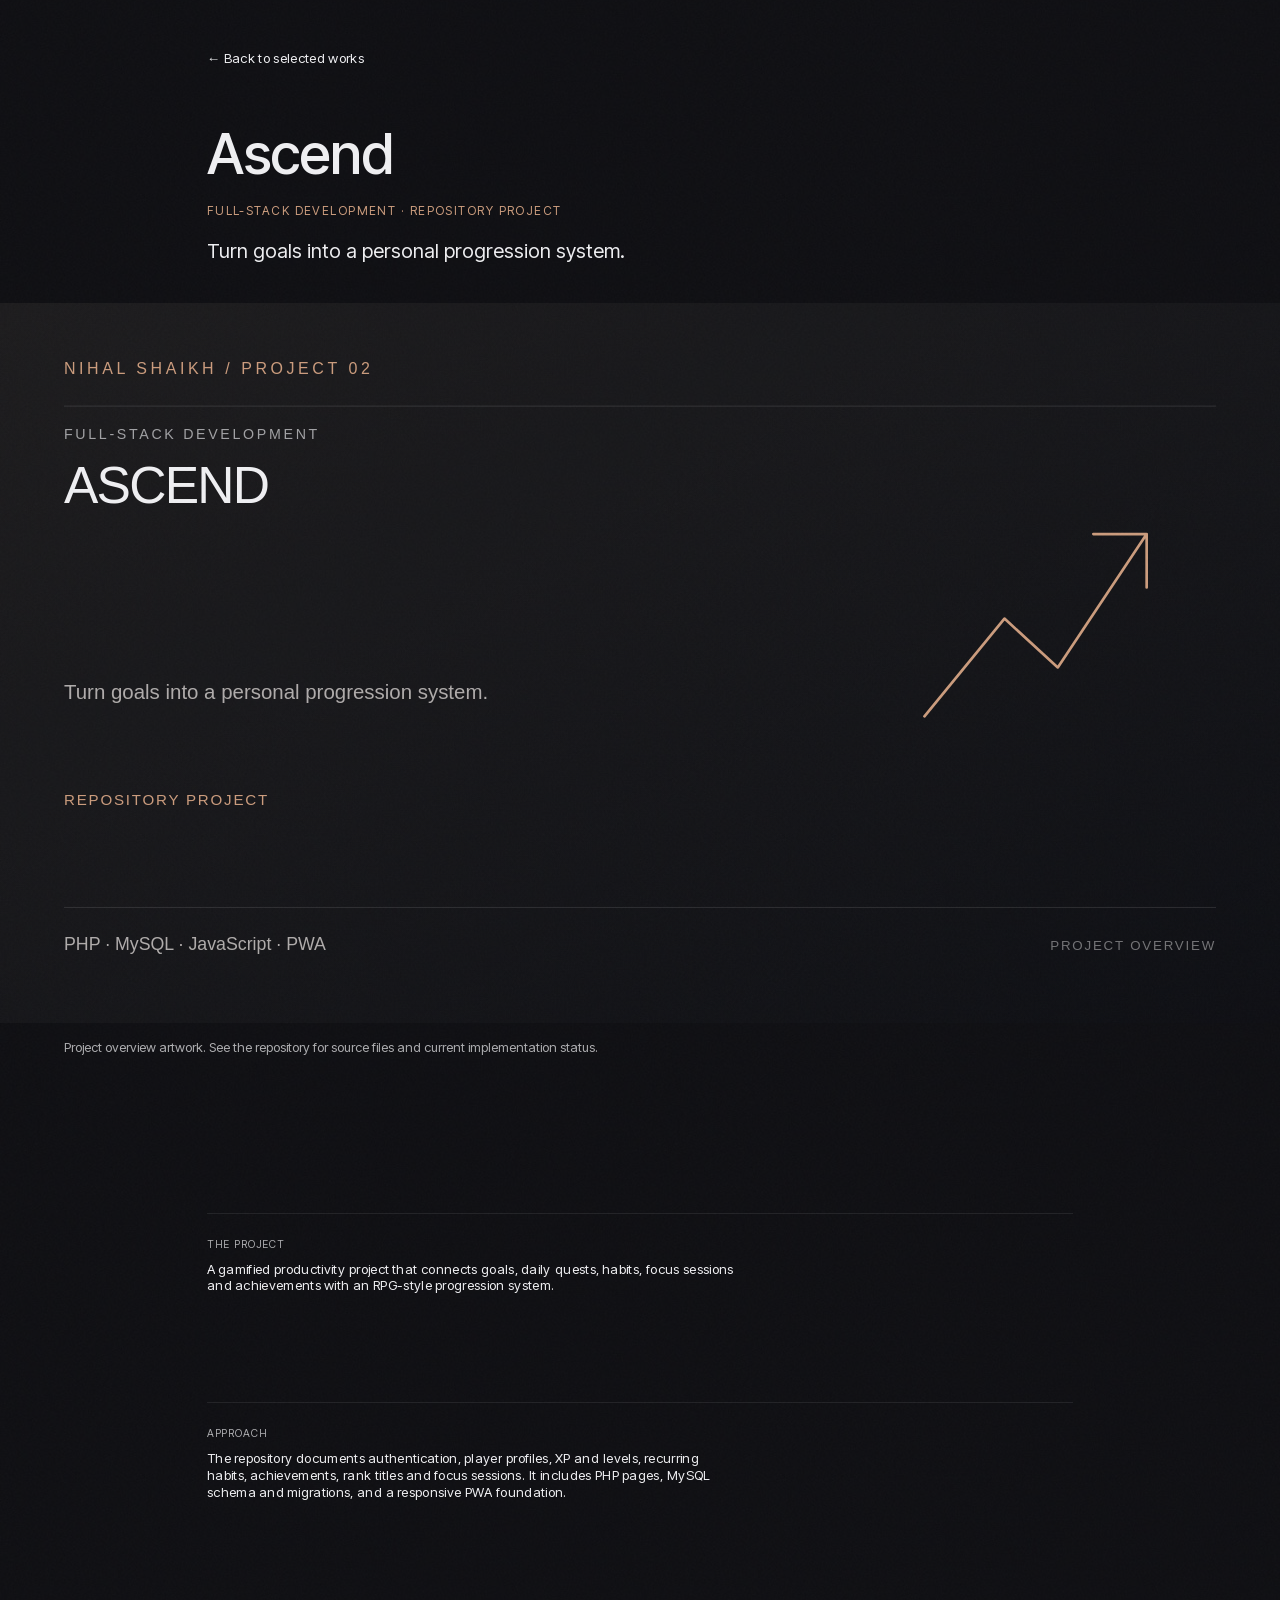
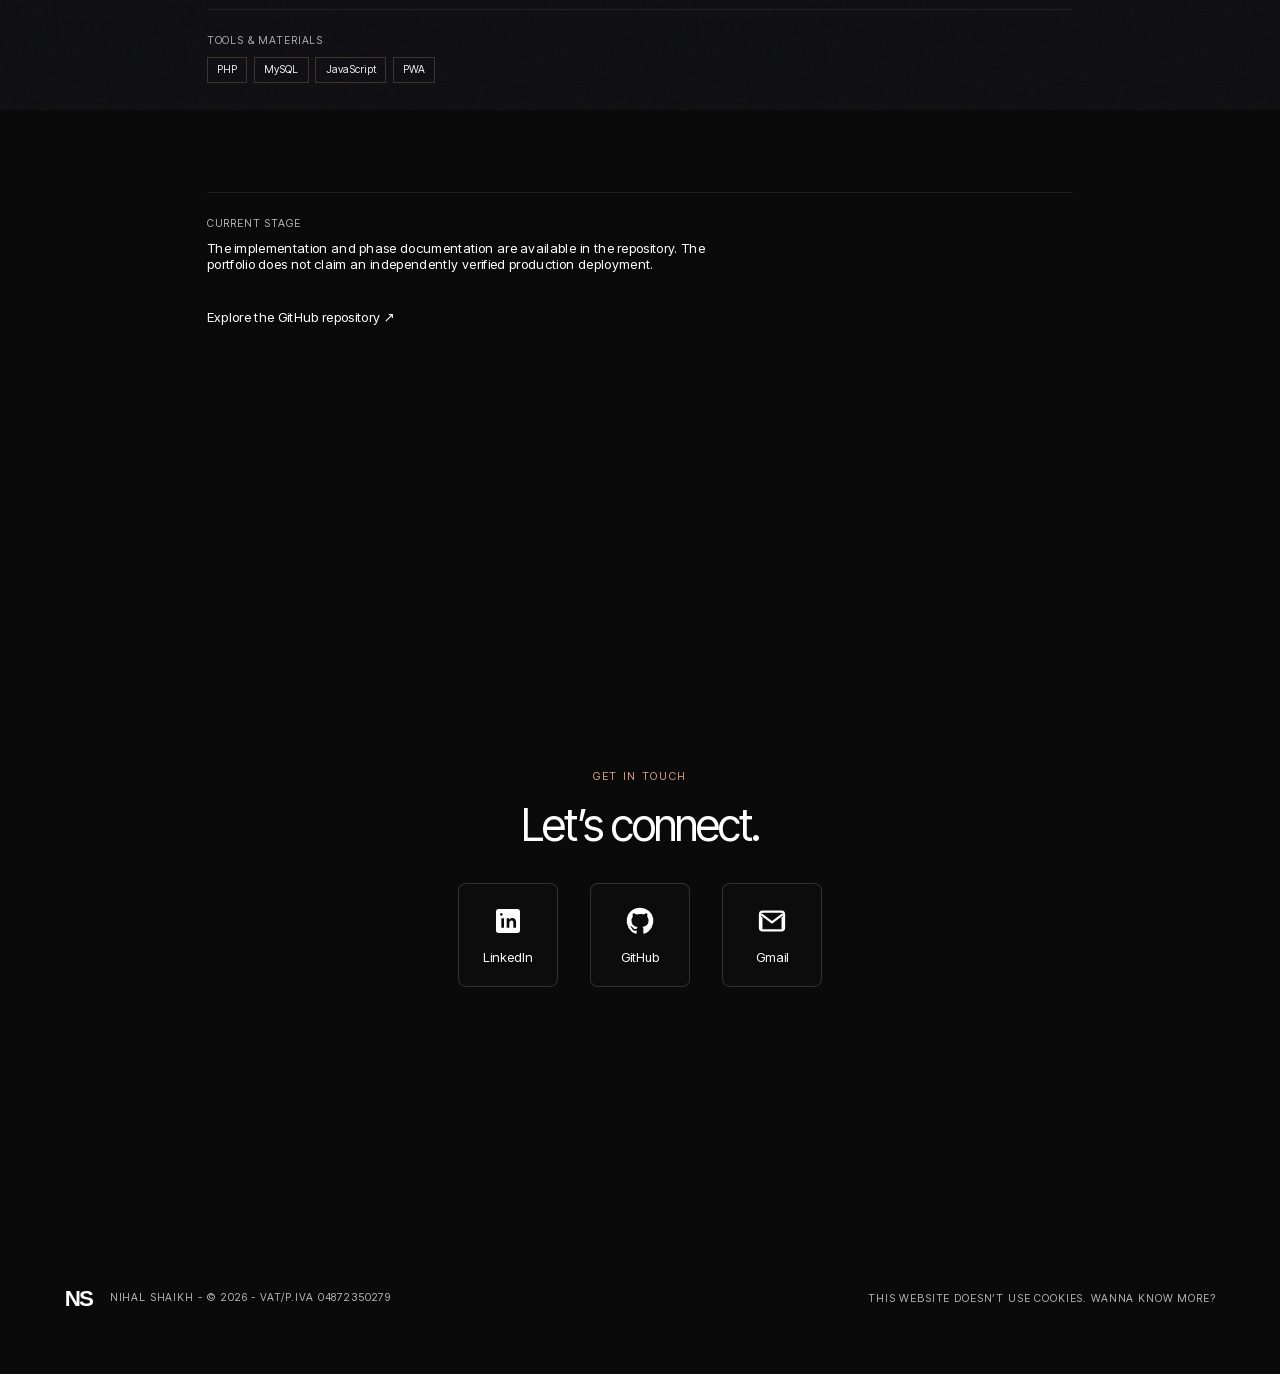
<file: projects/ascend.html>
<!doctype html>
<html lang="en">
  <head>
    <meta charset="UTF-8" />
    <meta name="viewport" content="width=device-width, initial-scale=1" />
    <meta
      name="description"
      content="A gamified productivity project that connects goals, daily quests, habits, focus sessions and achievements with an RPG-style progression system."
    />
    <meta
      name="format-detection"
      content="telephone=no, address=no, email=no"
    />
    <title>Ascend | Nihal Shaikh</title>
    <link rel="icon" href="../assets/favicon-ns.svg" type="image/svg+xml" />
    <link
      rel="preload"
      href="../assets/inter-tight.woff2"
      as="font"
      type="font/woff2"
      crossorigin
    />
    <link rel="stylesheet" href="../vendor/bootstrap-utilities.min.css" />
    <link rel="stylesheet" href="../css/style.css" />
    <link rel="stylesheet" href="../css/enhancements.css?v=ns-project-effects" />
    <script type="module" src="../js/main.js?v=ns-project-effects"></script>
  </head>
  <body data-page="project">
    <div class="noise-layer--noiseLayer" aria-hidden="true"></div>
    <div class="particle-scene" aria-hidden="true"></div>
    <main class="content">
      <section class="project-content--intro"><a href="../#work" class="project-content--backShell project-content--linkText t-20">← Back to selected works</a><div class="project-content--titleRow"><h1 class="project-content--title t-85 blur-anim">Ascend</h1></div><p class="finsight-status">Full-stack development · Repository project</p><p class="project-content--tagline t-30 split">Turn goals into a personal progression system.</p></section>
      <figure class="project-content--heroWrap" style="aspect-ratio:auto"><img class="finsight-preview-image" src="../assets/projects/ascend.svg" width="1440" height="810" alt="Ascend project overview cover"><figcaption class="finsight-figcaption">Project overview artwork. See the repository for source files and current implementation status.</figcaption></figure>
      <div class="project-content--body"><section class="project-content--section"><p class="project-content--sectionLabel t-16 label--muted">The project</p><p class="project-content--paragraph t-20 split">A gamified productivity project that connects goals, daily quests, habits, focus sessions and achievements with an RPG-style progression system.</p></section><section class="project-content--section"><p class="project-content--sectionLabel t-16 label--muted">Approach</p><p class="project-content--paragraph t-20 split">The repository documents authentication, player profiles, XP and levels, recurring habits, achievements, rank titles and focus sessions. It includes PHP pages, MySQL schema and migrations, and a responsive PWA foundation.</p></section><section class="project-content--section"><p class="project-content--sectionLabel t-16 label--muted">Tools & materials</p><ul class="project-content--stackList"><li class="project-content--stackItem t-16">PHP</li><li class="project-content--stackItem t-16">MySQL</li><li class="project-content--stackItem t-16">JavaScript</li><li class="project-content--stackItem t-16">PWA</li></ul></section><section class="project-content--section"><p class="project-content--sectionLabel t-16 label--muted">Current stage</p><p class="project-content--paragraph t-20 split">The implementation and phase documentation are available in the repository. The portfolio does not claim an independently verified production deployment.</p><a class="project-content--visitShell project-content--linkText t-20" href="https://github.com/Rebel-x-6105/Ascend" target="_blank" rel="noopener noreferrer">Explore the GitHub repository ↗</a></section></div>
      <div class="page--contactsWrap">
        <section class="contacts--contacts" id="contact">
          <div class="contacts--copy contact-hub"><p class="contact-eyebrow">Get in touch</p><h2 class="contact-heading">Let’s connect.</h2><div class="contact-icon-row"><a class="contact-icon-button no-anim" href="https://www.linkedin.com/in/mdnihalshk/" target="_blank" rel="noopener noreferrer" aria-label="Open Nihal’s LinkedIn"><svg viewBox="0 0 24 24" aria-hidden="true"><rect x="3" y="3" width="18" height="18" rx="2" fill="currentColor"/><path d="M7 10h2v7H7zm1-3a1 1 0 1 0 0 .01zM11 10h2v1c.6-.8 1.4-1.2 2.3-1.2 1.9 0 2.7 1.2 2.7 3.2v4h-2v-3.7c0-1-.4-1.6-1.3-1.6-1.1 0-1.7.7-1.7 1.9V17h-2z" fill="var(--background)"/></svg><span>LinkedIn</span></a><a class="contact-icon-button no-anim" href="https://github.com/Rebel-x-6105" target="_blank" rel="noopener noreferrer" aria-label="Open Nihal’s GitHub"><svg viewBox="0 0 24 24" aria-hidden="true"><path fill="currentColor" d="M12 2a10 10 0 0 0-3.16 19.49c.5.09.68-.22.68-.48v-1.86c-2.78.6-3.37-1.18-3.37-1.18-.45-1.16-1.11-1.47-1.11-1.47-.91-.62.07-.61.07-.61 1 .07 1.53 1.03 1.53 1.03.89 1.53 2.34 1.09 2.91.83.09-.65.35-1.09.64-1.34-2.22-.25-4.56-1.11-4.56-4.94 0-1.09.39-1.99 1.03-2.69-.1-.25-.45-1.27.1-2.65 0 0 .84-.27 2.75 1.03A9.6 9.6 0 0 1 12 6.82c.85 0 1.71.11 2.51.34 1.91-1.3 2.75-1.03 2.75-1.03.55 1.38.2 2.4.1 2.65.64.7 1.03 1.6 1.03 2.69 0 3.84-2.34 4.68-4.57 4.93.36.31.68.92.68 1.85v2.76c0 .27.18.58.69.48A10 10 0 0 0 12 2z"/></svg><span>GitHub</span></a><a class="contact-icon-button no-anim" href="https://mail.google.com/mail/?view=cm&amp;fs=1&amp;to=mohammednihal665@gmail.com" target="_blank" rel="noopener noreferrer" aria-label="Open Nihal’s Gmail"><svg viewBox="0 0 24 24" aria-hidden="true"><rect x="3" y="5" width="18" height="14" rx="2" fill="none" stroke="currentColor" stroke-width="1.7"/><path d="m4 7 8 6 8-6M4 18v-9m16 9v-9" fill="none" stroke="currentColor" stroke-width="1.7" stroke-linejoin="round"/></svg><span>Gmail</span></a></div></div>
          </section>
        <footer class="footer--footer">
          <a
            aria-label="Back to top"
            class="monogram--wrap"
            data-hovered="false"
            href="../"
            ><span class="monogram--tooltip t-20" data-visible="false"
              >hey there!</span
            ><svg aria-hidden="true" class="monogram--monogram ns-monogram" viewBox="0 0 100 80"><text x="2" y="59" font-family="Arial, sans-serif" font-size="59" font-weight="700" letter-spacing="-5" fill="currentColor">NS</text></svg>
            <p class="footer--line t-16">
              Nihal Shaikh - ©
              <!-- -->2026<!-- -->
              - VAT/P.IVA 04872350279
            </p></a
          ><a class="footer--link" href="../cookie-policy.html"
            ><span class="particle-disintegrate--particles"
              ><span class="particle-disintegrate--wrapper"
                ><span class="particle-disintegrate--el footer--line t-16"
                  >This website doesn’t use cookies. Wanna know more?</span
                ></span
              ><canvas
                aria-hidden="true"
                class="particle-disintegrate--canvas"
              ></canvas></span
          ></a>
        </footer>
      </div>
    </main>
  </body>
</html>
</file>
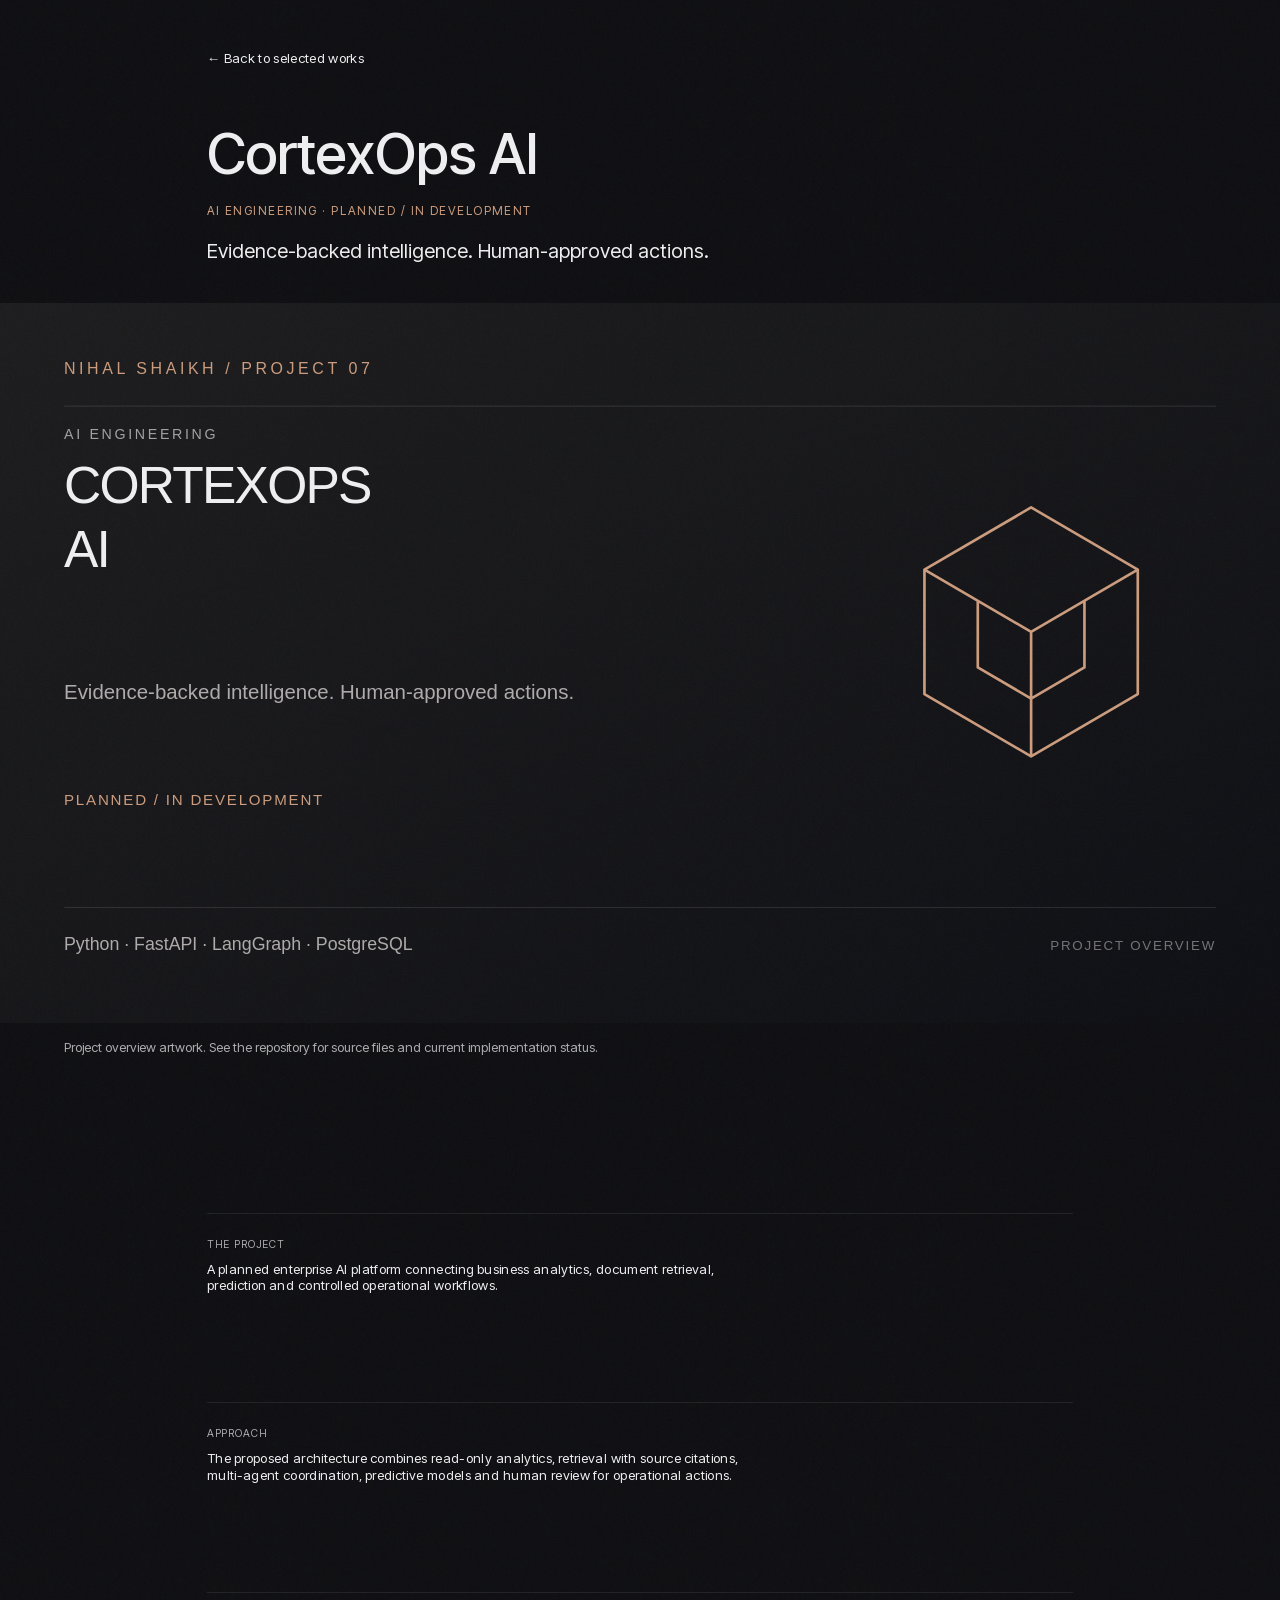
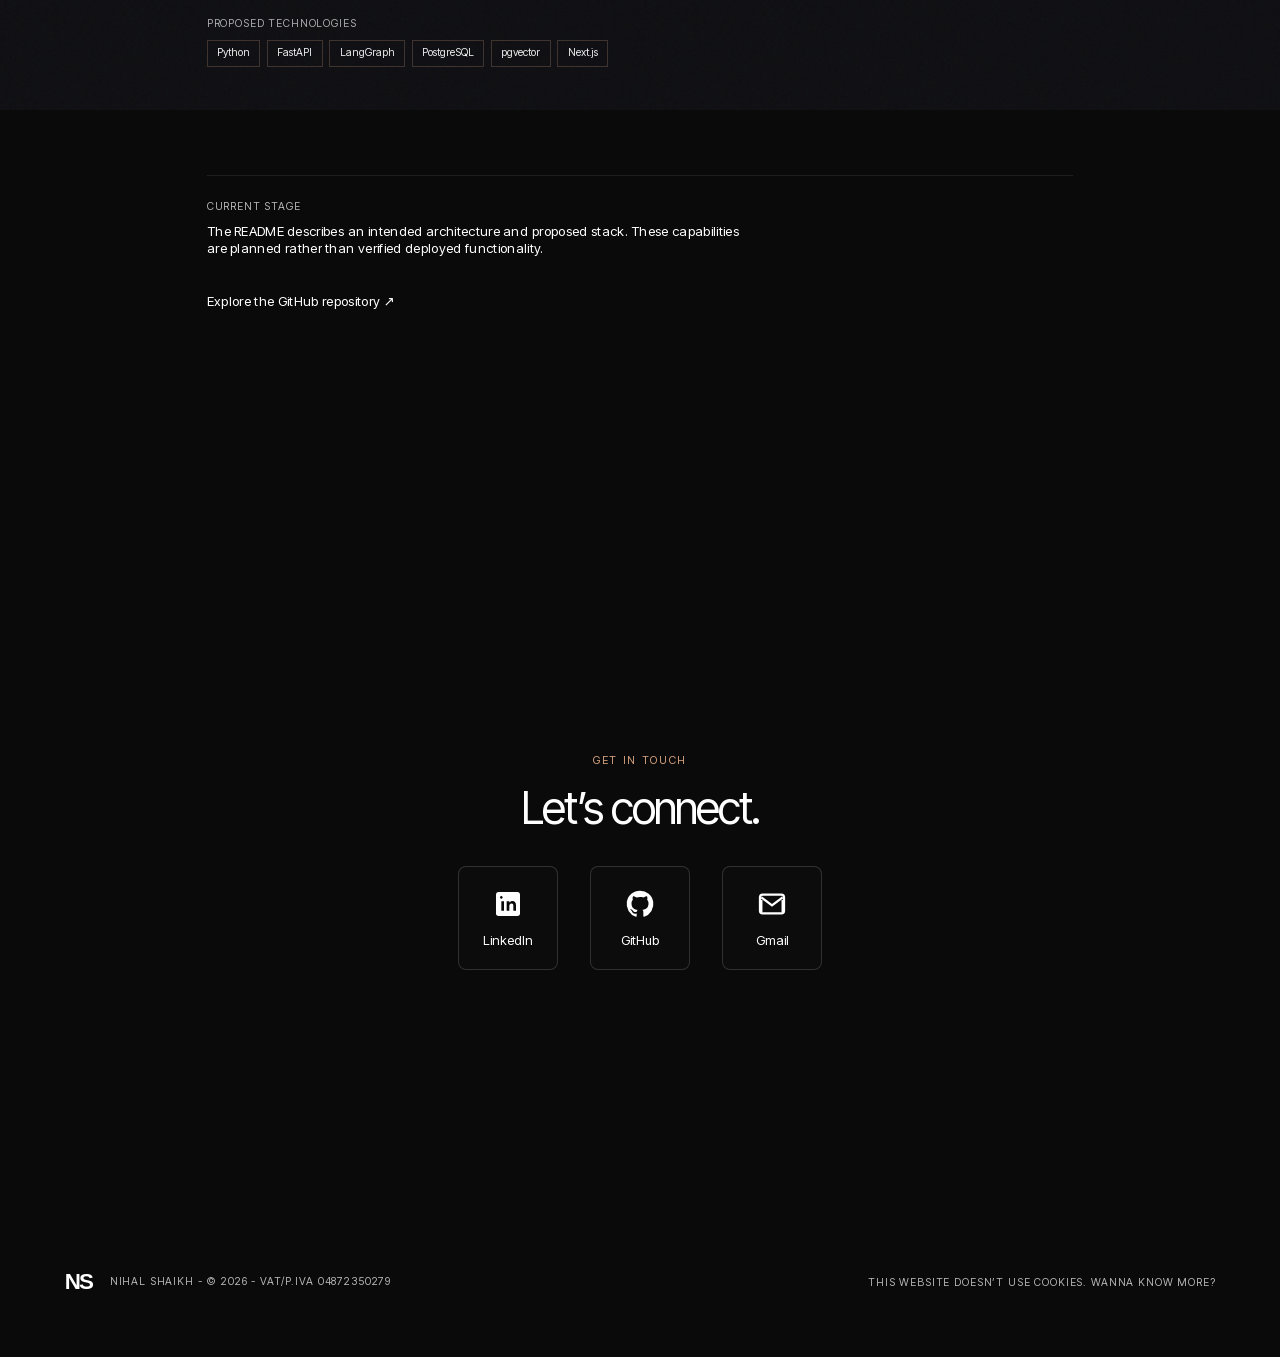
<file: projects/cortexops-ai.html>
<!doctype html>
<html lang="en">
  <head>
    <meta charset="UTF-8" />
    <meta name="viewport" content="width=device-width, initial-scale=1" />
    <meta
      name="description"
      content="A planned enterprise AI platform connecting business analytics, document retrieval, prediction and controlled operational workflows."
    />
    <meta
      name="format-detection"
      content="telephone=no, address=no, email=no"
    />
    <title>CortexOps AI | Nihal Shaikh</title>
    <link rel="icon" href="../assets/favicon-ns.svg" type="image/svg+xml" />
    <link
      rel="preload"
      href="../assets/inter-tight.woff2"
      as="font"
      type="font/woff2"
      crossorigin
    />
    <link rel="stylesheet" href="../vendor/bootstrap-utilities.min.css" />
    <link rel="stylesheet" href="../css/style.css" />
    <link rel="stylesheet" href="../css/enhancements.css?v=ns-project-effects" />
    <script type="module" src="../js/main.js?v=ns-project-effects"></script>
  </head>
  <body data-page="project">
    <div class="noise-layer--noiseLayer" aria-hidden="true"></div>
    <div class="particle-scene" aria-hidden="true"></div>
    <main class="content">
      <section class="project-content--intro"><a href="../#work" class="project-content--backShell project-content--linkText t-20">← Back to selected works</a><div class="project-content--titleRow"><h1 class="project-content--title t-85 blur-anim">CortexOps AI</h1></div><p class="finsight-status">AI engineering · Planned / in development</p><p class="project-content--tagline t-30 split">Evidence-backed intelligence. Human-approved actions.</p></section>
      <figure class="project-content--heroWrap" style="aspect-ratio:auto"><img class="finsight-preview-image" src="../assets/projects/cortexops-ai.svg" width="1440" height="810" alt="CortexOps AI project overview cover"><figcaption class="finsight-figcaption">Project overview artwork. See the repository for source files and current implementation status.</figcaption></figure>
      <div class="project-content--body"><section class="project-content--section"><p class="project-content--sectionLabel t-16 label--muted">The project</p><p class="project-content--paragraph t-20 split">A planned enterprise AI platform connecting business analytics, document retrieval, prediction and controlled operational workflows.</p></section><section class="project-content--section"><p class="project-content--sectionLabel t-16 label--muted">Approach</p><p class="project-content--paragraph t-20 split">The proposed architecture combines read-only analytics, retrieval with source citations, multi-agent coordination, predictive models and human review for operational actions.</p></section><section class="project-content--section"><p class="project-content--sectionLabel t-16 label--muted">Proposed technologies</p><ul class="project-content--stackList"><li class="project-content--stackItem t-16">Python</li><li class="project-content--stackItem t-16">FastAPI</li><li class="project-content--stackItem t-16">LangGraph</li><li class="project-content--stackItem t-16">PostgreSQL</li><li class="project-content--stackItem t-16">pgvector</li><li class="project-content--stackItem t-16">Next.js</li></ul></section><section class="project-content--section"><p class="project-content--sectionLabel t-16 label--muted">Current stage</p><p class="project-content--paragraph t-20 split">The README describes an intended architecture and proposed stack. These capabilities are planned rather than verified deployed functionality.</p><a class="project-content--visitShell project-content--linkText t-20" href="https://github.com/Rebel-x-6105/CortexOps-AI" target="_blank" rel="noopener noreferrer">Explore the GitHub repository ↗</a></section></div>
      <div class="page--contactsWrap">
        <section class="contacts--contacts" id="contact">
          <div class="contacts--copy contact-hub"><p class="contact-eyebrow">Get in touch</p><h2 class="contact-heading">Let’s connect.</h2><div class="contact-icon-row"><a class="contact-icon-button no-anim" href="https://www.linkedin.com/in/mdnihalshk/" target="_blank" rel="noopener noreferrer" aria-label="Open Nihal’s LinkedIn"><svg viewBox="0 0 24 24" aria-hidden="true"><rect x="3" y="3" width="18" height="18" rx="2" fill="currentColor"/><path d="M7 10h2v7H7zm1-3a1 1 0 1 0 0 .01zM11 10h2v1c.6-.8 1.4-1.2 2.3-1.2 1.9 0 2.7 1.2 2.7 3.2v4h-2v-3.7c0-1-.4-1.6-1.3-1.6-1.1 0-1.7.7-1.7 1.9V17h-2z" fill="var(--background)"/></svg><span>LinkedIn</span></a><a class="contact-icon-button no-anim" href="https://github.com/Rebel-x-6105" target="_blank" rel="noopener noreferrer" aria-label="Open Nihal’s GitHub"><svg viewBox="0 0 24 24" aria-hidden="true"><path fill="currentColor" d="M12 2a10 10 0 0 0-3.16 19.49c.5.09.68-.22.68-.48v-1.86c-2.78.6-3.37-1.18-3.37-1.18-.45-1.16-1.11-1.47-1.11-1.47-.91-.62.07-.61.07-.61 1 .07 1.53 1.03 1.53 1.03.89 1.53 2.34 1.09 2.91.83.09-.65.35-1.09.64-1.34-2.22-.25-4.56-1.11-4.56-4.94 0-1.09.39-1.99 1.03-2.69-.1-.25-.45-1.27.1-2.65 0 0 .84-.27 2.75 1.03A9.6 9.6 0 0 1 12 6.82c.85 0 1.71.11 2.51.34 1.91-1.3 2.75-1.03 2.75-1.03.55 1.38.2 2.4.1 2.65.64.7 1.03 1.6 1.03 2.69 0 3.84-2.34 4.68-4.57 4.93.36.31.68.92.68 1.85v2.76c0 .27.18.58.69.48A10 10 0 0 0 12 2z"/></svg><span>GitHub</span></a><a class="contact-icon-button no-anim" href="https://mail.google.com/mail/?view=cm&amp;fs=1&amp;to=mohammednihal665@gmail.com" target="_blank" rel="noopener noreferrer" aria-label="Open Nihal’s Gmail"><svg viewBox="0 0 24 24" aria-hidden="true"><rect x="3" y="5" width="18" height="14" rx="2" fill="none" stroke="currentColor" stroke-width="1.7"/><path d="m4 7 8 6 8-6M4 18v-9m16 9v-9" fill="none" stroke="currentColor" stroke-width="1.7" stroke-linejoin="round"/></svg><span>Gmail</span></a></div></div>
          </section>
        <footer class="footer--footer">
          <a
            aria-label="Back to top"
            class="monogram--wrap"
            data-hovered="false"
            href="../"
            ><span class="monogram--tooltip t-20" data-visible="false"
              >hey there!</span
            ><svg aria-hidden="true" class="monogram--monogram ns-monogram" viewBox="0 0 100 80"><text x="2" y="59" font-family="Arial, sans-serif" font-size="59" font-weight="700" letter-spacing="-5" fill="currentColor">NS</text></svg>
            <p class="footer--line t-16">
              Nihal Shaikh - ©
              <!-- -->2026<!-- -->
              - VAT/P.IVA 04872350279
            </p></a
          ><a class="footer--link" href="../cookie-policy.html"
            ><span class="particle-disintegrate--particles"
              ><span class="particle-disintegrate--wrapper"
                ><span class="particle-disintegrate--el footer--line t-16"
                  >This website doesn’t use cookies. Wanna know more?</span
                ></span
              ><canvas
                aria-hidden="true"
                class="particle-disintegrate--canvas"
              ></canvas></span
          ></a>
        </footer>
      </div>
    </main>
  </body>
</html>
</file>
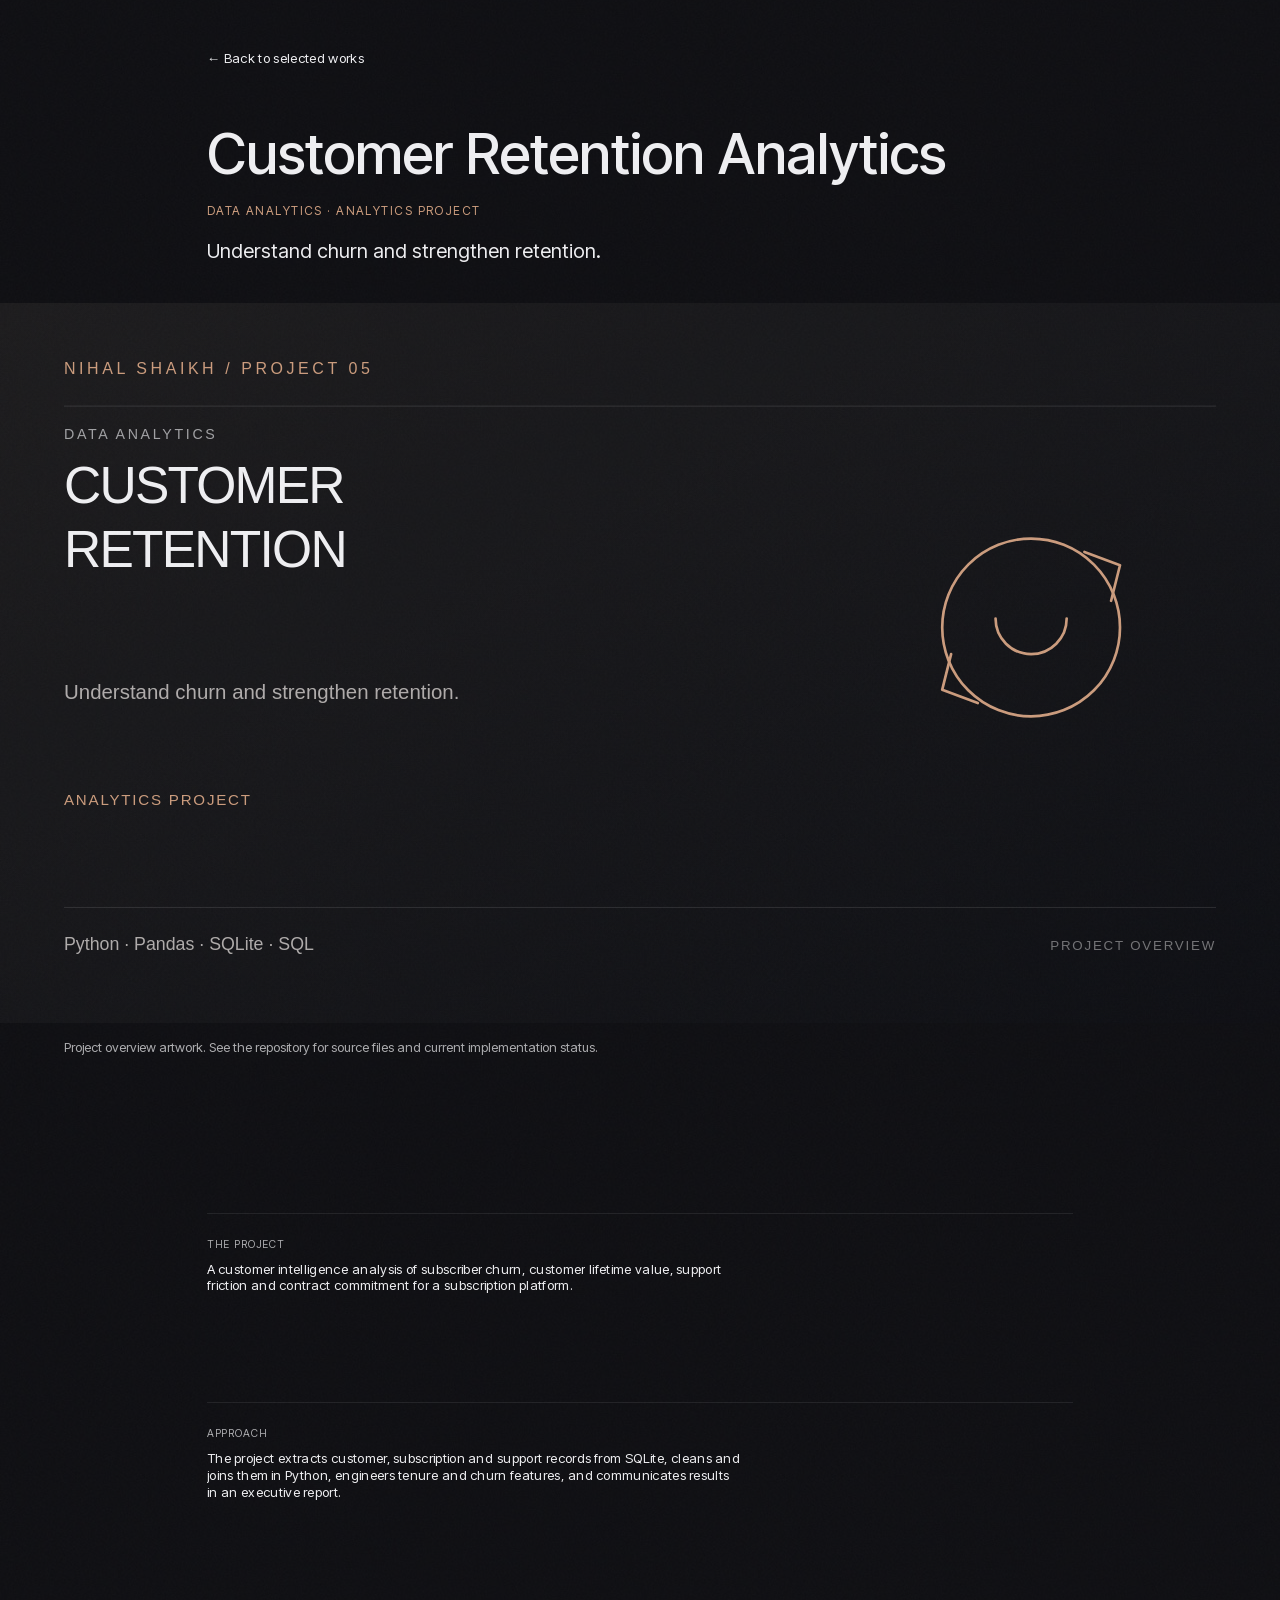
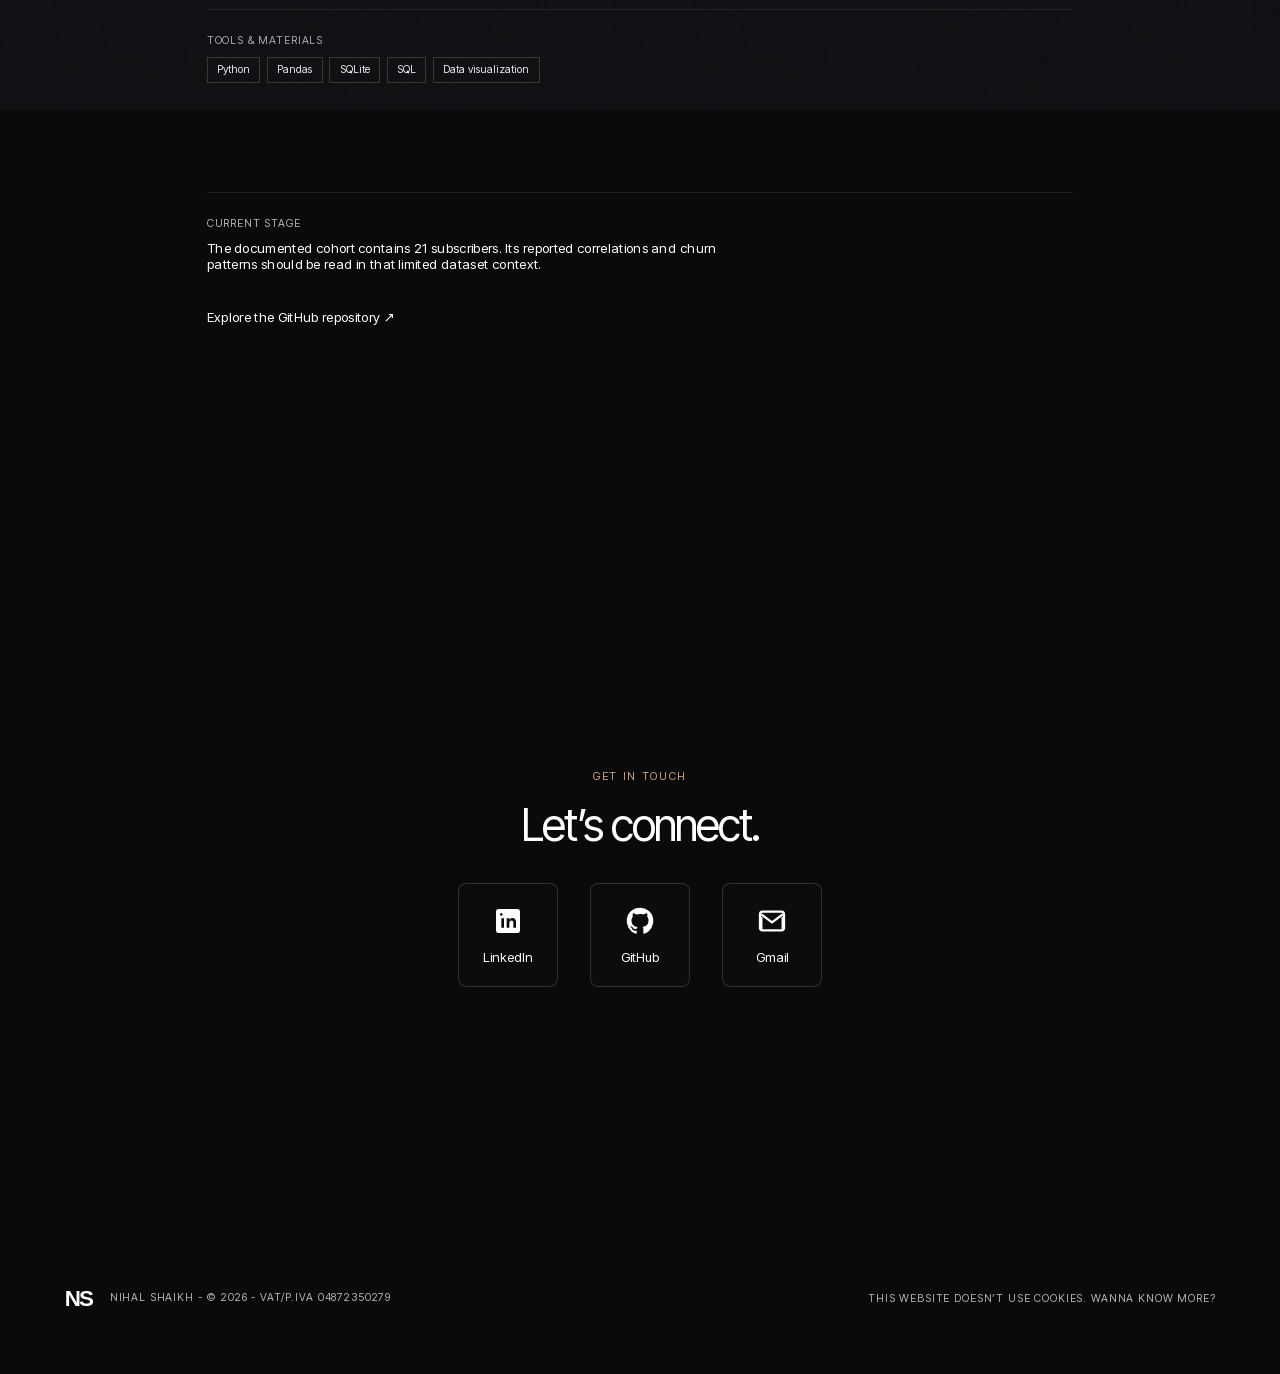
<file: projects/customer-retention.html>
<!doctype html>
<html lang="en">
  <head>
    <meta charset="UTF-8" />
    <meta name="viewport" content="width=device-width, initial-scale=1" />
    <meta
      name="description"
      content="A customer intelligence analysis of subscriber churn, customer lifetime value, support friction and contract commitment for a subscription platform."
    />
    <meta
      name="format-detection"
      content="telephone=no, address=no, email=no"
    />
    <title>Customer Retention Analytics | Nihal Shaikh</title>
    <link rel="icon" href="../assets/favicon-ns.svg" type="image/svg+xml" />
    <link
      rel="preload"
      href="../assets/inter-tight.woff2"
      as="font"
      type="font/woff2"
      crossorigin
    />
    <link rel="stylesheet" href="../vendor/bootstrap-utilities.min.css" />
    <link rel="stylesheet" href="../css/style.css" />
    <link rel="stylesheet" href="../css/enhancements.css?v=ns-project-effects" />
    <script type="module" src="../js/main.js?v=ns-project-effects"></script>
  </head>
  <body data-page="project">
    <div class="noise-layer--noiseLayer" aria-hidden="true"></div>
    <div class="particle-scene" aria-hidden="true"></div>
    <main class="content">
      <section class="project-content--intro"><a href="../#work" class="project-content--backShell project-content--linkText t-20">← Back to selected works</a><div class="project-content--titleRow"><h1 class="project-content--title t-85 blur-anim">Customer Retention Analytics</h1></div><p class="finsight-status">Data analytics · Analytics project</p><p class="project-content--tagline t-30 split">Understand churn and strengthen retention.</p></section>
      <figure class="project-content--heroWrap" style="aspect-ratio:auto"><img class="finsight-preview-image" src="../assets/projects/customer-retention.svg" width="1440" height="810" alt="Customer Retention Analytics project overview cover"><figcaption class="finsight-figcaption">Project overview artwork. See the repository for source files and current implementation status.</figcaption></figure>
      <div class="project-content--body"><section class="project-content--section"><p class="project-content--sectionLabel t-16 label--muted">The project</p><p class="project-content--paragraph t-20 split">A customer intelligence analysis of subscriber churn, customer lifetime value, support friction and contract commitment for a subscription platform.</p></section><section class="project-content--section"><p class="project-content--sectionLabel t-16 label--muted">Approach</p><p class="project-content--paragraph t-20 split">The project extracts customer, subscription and support records from SQLite, cleans and joins them in Python, engineers tenure and churn features, and communicates results in an executive report.</p></section><section class="project-content--section"><p class="project-content--sectionLabel t-16 label--muted">Tools & materials</p><ul class="project-content--stackList"><li class="project-content--stackItem t-16">Python</li><li class="project-content--stackItem t-16">Pandas</li><li class="project-content--stackItem t-16">SQLite</li><li class="project-content--stackItem t-16">SQL</li><li class="project-content--stackItem t-16">Data visualization</li></ul></section><section class="project-content--section"><p class="project-content--sectionLabel t-16 label--muted">Current stage</p><p class="project-content--paragraph t-20 split">The documented cohort contains 21 subscribers. Its reported correlations and churn patterns should be read in that limited dataset context.</p><a class="project-content--visitShell project-content--linkText t-20" href="https://github.com/Rebel-x-6105/Customer-Rentention-Data-Analytics" target="_blank" rel="noopener noreferrer">Explore the GitHub repository ↗</a></section></div>
      <div class="page--contactsWrap">
        <section class="contacts--contacts" id="contact">
          <div class="contacts--copy contact-hub"><p class="contact-eyebrow">Get in touch</p><h2 class="contact-heading">Let’s connect.</h2><div class="contact-icon-row"><a class="contact-icon-button no-anim" href="https://www.linkedin.com/in/mdnihalshk/" target="_blank" rel="noopener noreferrer" aria-label="Open Nihal’s LinkedIn"><svg viewBox="0 0 24 24" aria-hidden="true"><rect x="3" y="3" width="18" height="18" rx="2" fill="currentColor"/><path d="M7 10h2v7H7zm1-3a1 1 0 1 0 0 .01zM11 10h2v1c.6-.8 1.4-1.2 2.3-1.2 1.9 0 2.7 1.2 2.7 3.2v4h-2v-3.7c0-1-.4-1.6-1.3-1.6-1.1 0-1.7.7-1.7 1.9V17h-2z" fill="var(--background)"/></svg><span>LinkedIn</span></a><a class="contact-icon-button no-anim" href="https://github.com/Rebel-x-6105" target="_blank" rel="noopener noreferrer" aria-label="Open Nihal’s GitHub"><svg viewBox="0 0 24 24" aria-hidden="true"><path fill="currentColor" d="M12 2a10 10 0 0 0-3.16 19.49c.5.09.68-.22.68-.48v-1.86c-2.78.6-3.37-1.18-3.37-1.18-.45-1.16-1.11-1.47-1.11-1.47-.91-.62.07-.61.07-.61 1 .07 1.53 1.03 1.53 1.03.89 1.53 2.34 1.09 2.91.83.09-.65.35-1.09.64-1.34-2.22-.25-4.56-1.11-4.56-4.94 0-1.09.39-1.99 1.03-2.69-.1-.25-.45-1.27.1-2.65 0 0 .84-.27 2.75 1.03A9.6 9.6 0 0 1 12 6.82c.85 0 1.71.11 2.51.34 1.91-1.3 2.75-1.03 2.75-1.03.55 1.38.2 2.4.1 2.65.64.7 1.03 1.6 1.03 2.69 0 3.84-2.34 4.68-4.57 4.93.36.31.68.92.68 1.85v2.76c0 .27.18.58.69.48A10 10 0 0 0 12 2z"/></svg><span>GitHub</span></a><a class="contact-icon-button no-anim" href="https://mail.google.com/mail/?view=cm&amp;fs=1&amp;to=mohammednihal665@gmail.com" target="_blank" rel="noopener noreferrer" aria-label="Open Nihal’s Gmail"><svg viewBox="0 0 24 24" aria-hidden="true"><rect x="3" y="5" width="18" height="14" rx="2" fill="none" stroke="currentColor" stroke-width="1.7"/><path d="m4 7 8 6 8-6M4 18v-9m16 9v-9" fill="none" stroke="currentColor" stroke-width="1.7" stroke-linejoin="round"/></svg><span>Gmail</span></a></div></div>
          </section>
        <footer class="footer--footer">
          <a
            aria-label="Back to top"
            class="monogram--wrap"
            data-hovered="false"
            href="../"
            ><span class="monogram--tooltip t-20" data-visible="false"
              >hey there!</span
            ><svg aria-hidden="true" class="monogram--monogram ns-monogram" viewBox="0 0 100 80"><text x="2" y="59" font-family="Arial, sans-serif" font-size="59" font-weight="700" letter-spacing="-5" fill="currentColor">NS</text></svg>
            <p class="footer--line t-16">
              Nihal Shaikh - ©
              <!-- -->2026<!-- -->
              - VAT/P.IVA 04872350279
            </p></a
          ><a class="footer--link" href="../cookie-policy.html"
            ><span class="particle-disintegrate--particles"
              ><span class="particle-disintegrate--wrapper"
                ><span class="particle-disintegrate--el footer--line t-16"
                  >This website doesn’t use cookies. Wanna know more?</span
                ></span
              ><canvas
                aria-hidden="true"
                class="particle-disintegrate--canvas"
              ></canvas></span
          ></a>
        </footer>
      </div>
    </main>
  </body>
</html>
</file>
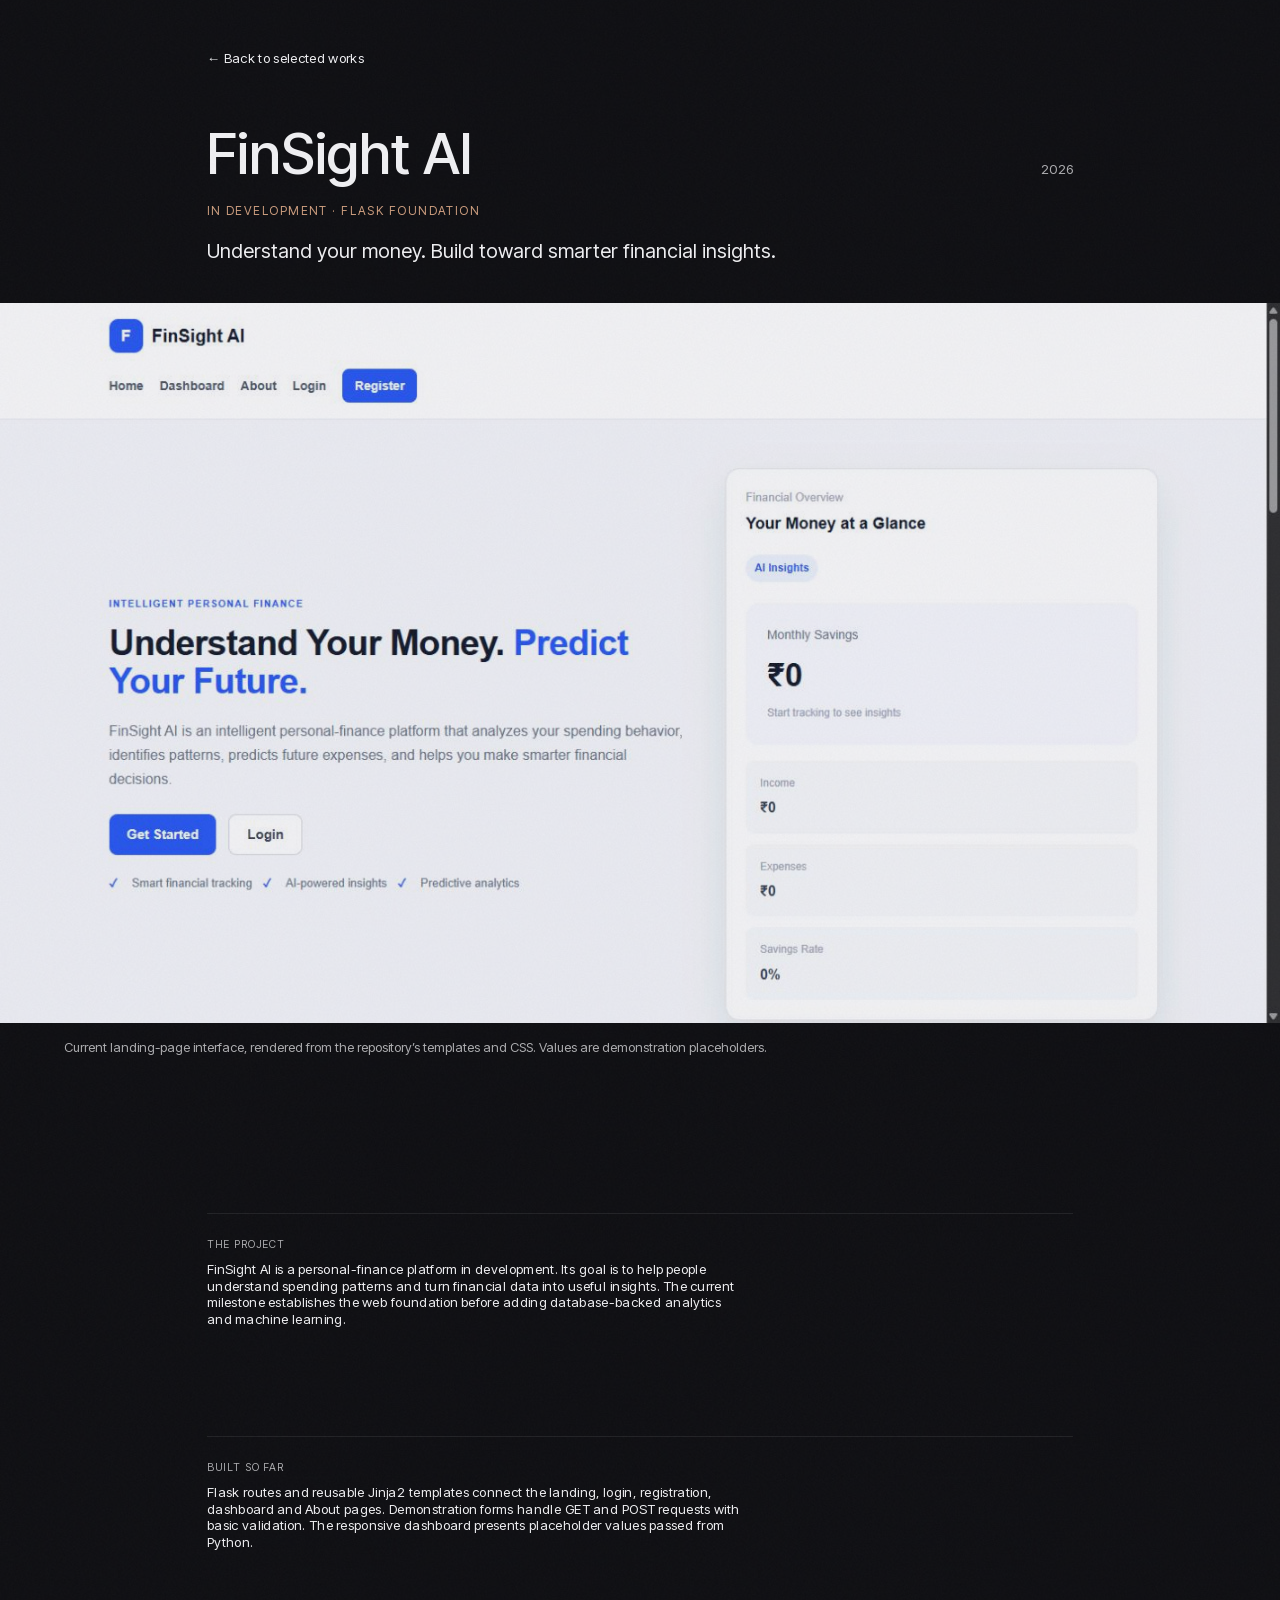
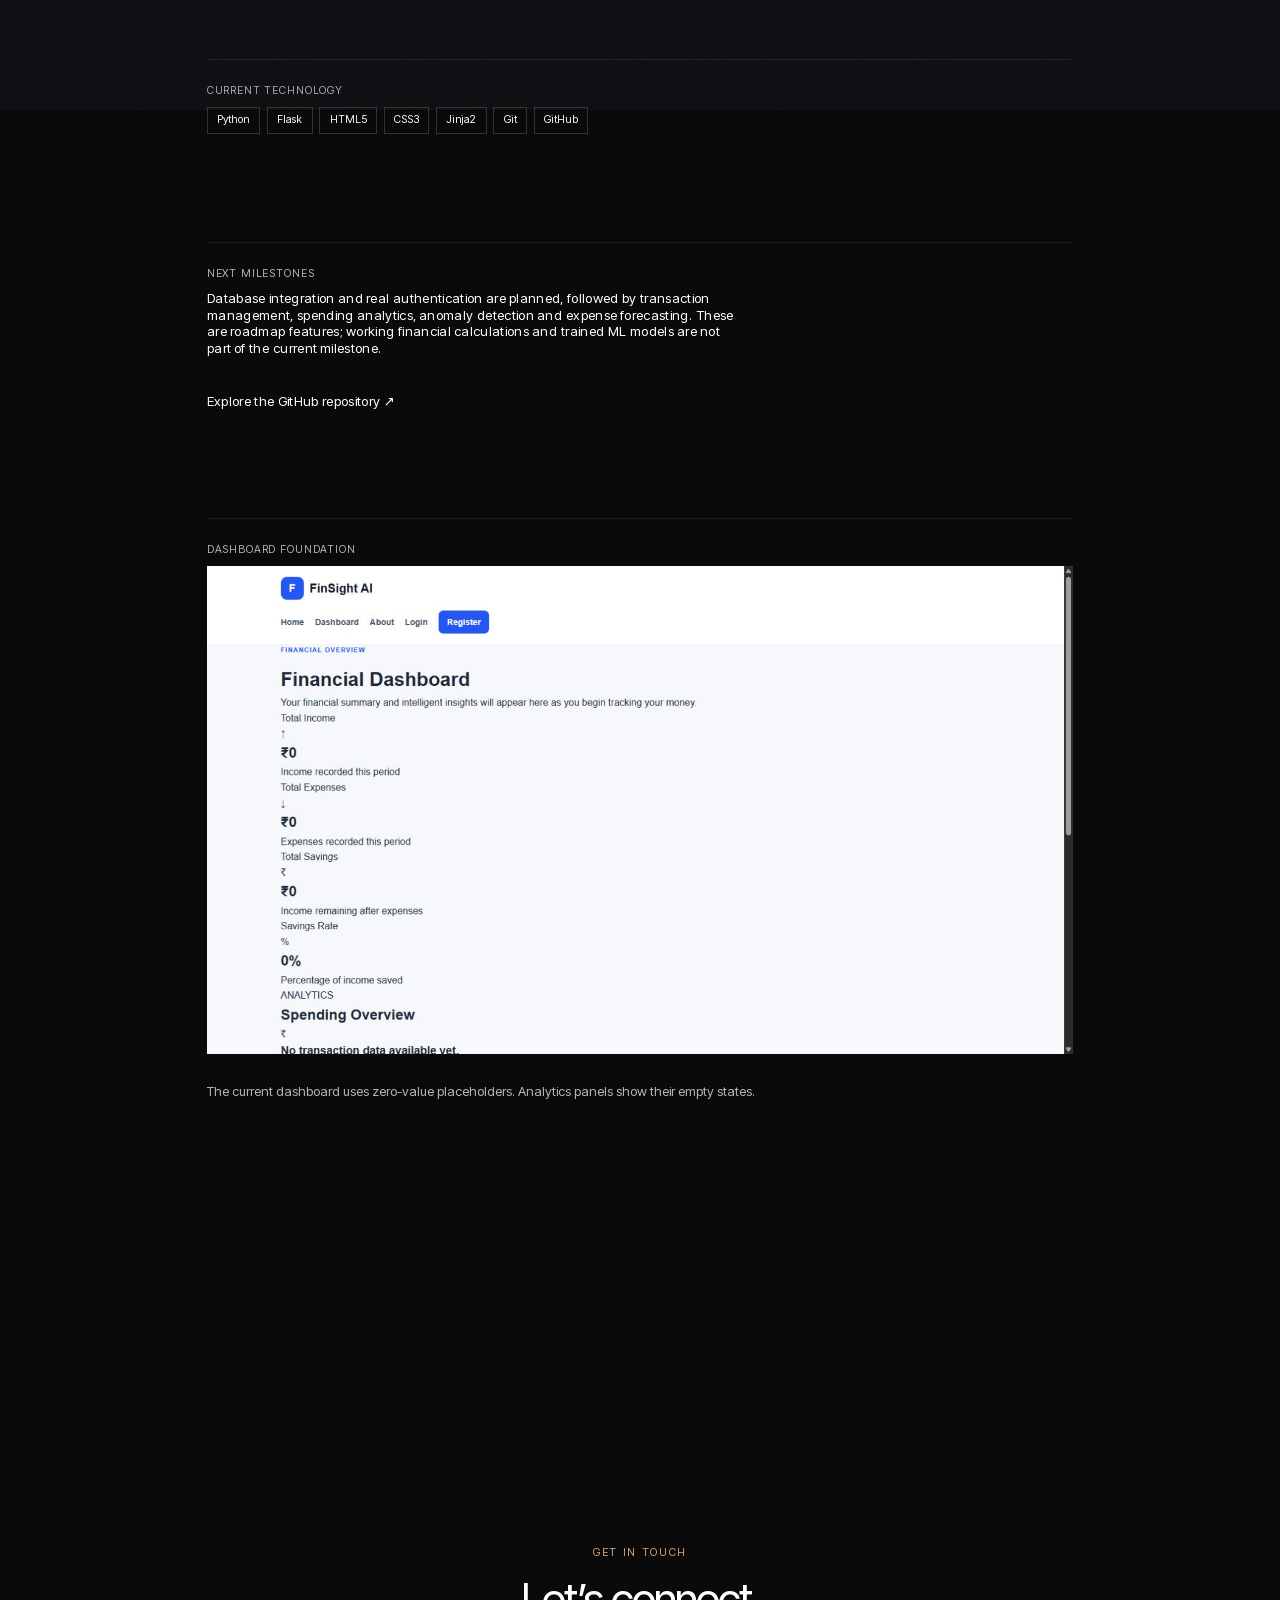
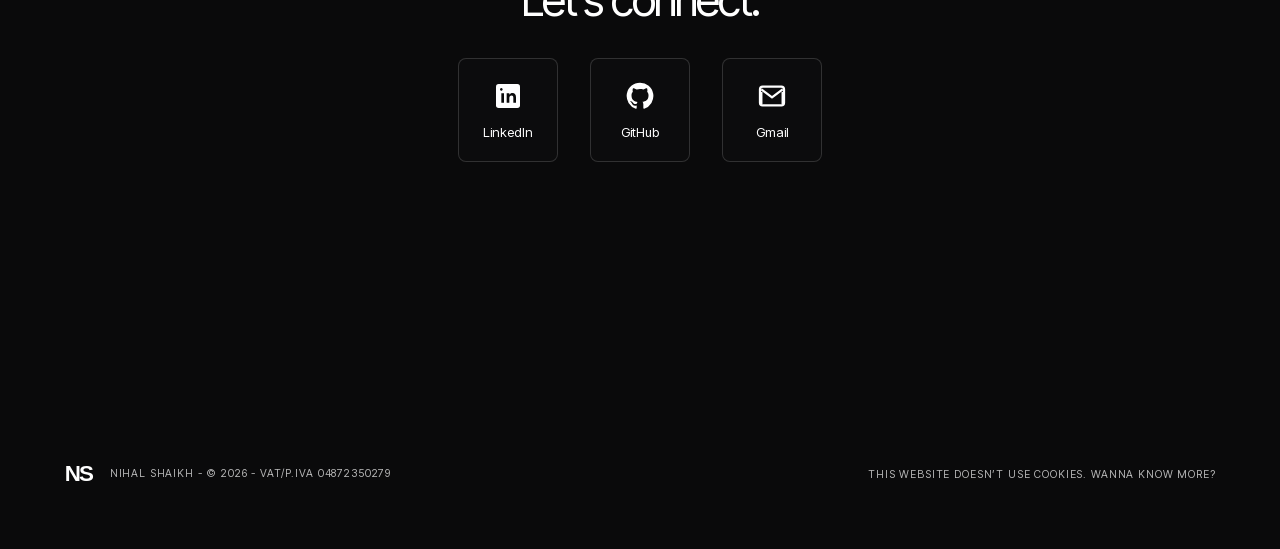
<file: projects/finsight-ai.html>
<!doctype html>
<html lang="en">
  <head>
    <meta charset="UTF-8" />
    <meta name="viewport" content="width=device-width, initial-scale=1" />
    <meta
      name="description"
      content="FinSight AI: an in-development personal finance project by Nihal Shaikh, built with Python, Flask and Jinja2."
    />
    <meta
      name="format-detection"
      content="telephone=no, address=no, email=no"
    />
    <title>FinSight AI | Nihal Shaikh</title>
    <link rel="icon" href="../assets/favicon-ns.svg" type="image/svg+xml" />
    <link
      rel="preload"
      href="../assets/inter-tight.woff2"
      as="font"
      type="font/woff2"
      crossorigin
    />
    <link rel="stylesheet" href="../vendor/bootstrap-utilities.min.css" />
    <link rel="stylesheet" href="../css/style.css" />
    <link rel="stylesheet" href="../css/enhancements.css?v=ns-project-effects" />
    <script type="module" src="../js/main.js?v=ns-project-effects"></script>
  </head>
  <body data-page="project">
    <div class="noise-layer--noiseLayer" aria-hidden="true"></div>
    <div class="particle-scene" aria-hidden="true"></div>
    <main class="content">
      <section class="project-content--intro">
        <a href="../#work" class="project-content--backShell project-content--linkText t-20">← Back to selected works</a>
        <div class="project-content--titleRow"><h1 class="project-content--title t-85 blur-anim">FinSight AI</h1><p class="project-content--meta t-20">2026</p></div>
        <p class="finsight-status">In development · Flask foundation</p>
        <p class="project-content--tagline t-30 split">Understand your money. Build toward smarter financial insights.</p>
      </section>
      <figure class="project-content--heroWrap" style="aspect-ratio:auto"><img class="finsight-preview-image" src="../assets/finsight/landing.png" width="1440" height="810" alt="FinSight AI landing page with financial overview and zero-value demonstration data"><figcaption class="finsight-figcaption">Current landing-page interface, rendered from the repository’s templates and CSS. Values are demonstration placeholders.</figcaption></figure>
      <div class="project-content--body">
        <section class="project-content--section"><p class="project-content--sectionLabel t-16 label--muted">The project</p><p class="project-content--paragraph t-20 split">FinSight AI is a personal-finance platform in development. Its goal is to help people understand spending patterns and turn financial data into useful insights. The current milestone establishes the web foundation before adding database-backed analytics and machine learning.</p></section>
        <section class="project-content--section"><p class="project-content--sectionLabel t-16 label--muted">Built so far</p><p class="project-content--paragraph t-20 split">Flask routes and reusable Jinja2 templates connect the landing, login, registration, dashboard and About pages. Demonstration forms handle GET and POST requests with basic validation. The responsive dashboard presents placeholder values passed from Python.</p></section>
        <section class="project-content--section"><p class="project-content--sectionLabel t-16 label--muted">Current technology</p><ul class="project-content--stackList"><li class="project-content--stackItem t-16">Python</li><li class="project-content--stackItem t-16">Flask</li><li class="project-content--stackItem t-16">HTML5</li><li class="project-content--stackItem t-16">CSS3</li><li class="project-content--stackItem t-16">Jinja2</li><li class="project-content--stackItem t-16">Git</li><li class="project-content--stackItem t-16">GitHub</li></ul></section>
        <section class="project-content--section"><p class="project-content--sectionLabel t-16 label--muted">Next milestones</p><p class="project-content--paragraph t-20 split">Database integration and real authentication are planned, followed by transaction management, spending analytics, anomaly detection and expense forecasting. These are roadmap features; working financial calculations and trained ML models are not part of the current milestone.</p><a href="https://github.com/Rebel-x-6105/FinSight-AI" class="project-content--visitShell project-content--linkText t-20" target="_blank" rel="noreferrer">Explore the GitHub repository ↗</a></section>
        <section class="project-content--section"><p class="project-content--sectionLabel t-16 label--muted">Dashboard foundation</p><img class="finsight-preview-image" src="../assets/finsight/dashboard.png" width="1440" height="810" loading="lazy" alt="FinSight AI dashboard showing placeholder income, expenses, savings and analytics panels"><p class="finsight-figcaption">The current dashboard uses zero-value placeholders. Analytics panels show their empty states.</p></section>
      </div>
      <div class="page--contactsWrap">
        <section class="contacts--contacts" id="contact">
          <div class="contacts--copy contact-hub"><p class="contact-eyebrow">Get in touch</p><h2 class="contact-heading">Let’s connect.</h2><div class="contact-icon-row"><a class="contact-icon-button no-anim" href="https://www.linkedin.com/in/mdnihalshk/" target="_blank" rel="noopener noreferrer" aria-label="Open Nihal’s LinkedIn"><svg viewBox="0 0 24 24" aria-hidden="true"><rect x="3" y="3" width="18" height="18" rx="2" fill="currentColor"/><path d="M7 10h2v7H7zm1-3a1 1 0 1 0 0 .01zM11 10h2v1c.6-.8 1.4-1.2 2.3-1.2 1.9 0 2.7 1.2 2.7 3.2v4h-2v-3.7c0-1-.4-1.6-1.3-1.6-1.1 0-1.7.7-1.7 1.9V17h-2z" fill="var(--background)"/></svg><span>LinkedIn</span></a><a class="contact-icon-button no-anim" href="https://github.com/Rebel-x-6105" target="_blank" rel="noopener noreferrer" aria-label="Open Nihal’s GitHub"><svg viewBox="0 0 24 24" aria-hidden="true"><path fill="currentColor" d="M12 2a10 10 0 0 0-3.16 19.49c.5.09.68-.22.68-.48v-1.86c-2.78.6-3.37-1.18-3.37-1.18-.45-1.16-1.11-1.47-1.11-1.47-.91-.62.07-.61.07-.61 1 .07 1.53 1.03 1.53 1.03.89 1.53 2.34 1.09 2.91.83.09-.65.35-1.09.64-1.34-2.22-.25-4.56-1.11-4.56-4.94 0-1.09.39-1.99 1.03-2.69-.1-.25-.45-1.27.1-2.65 0 0 .84-.27 2.75 1.03A9.6 9.6 0 0 1 12 6.82c.85 0 1.71.11 2.51.34 1.91-1.3 2.75-1.03 2.75-1.03.55 1.38.2 2.4.1 2.65.64.7 1.03 1.6 1.03 2.69 0 3.84-2.34 4.68-4.57 4.93.36.31.68.92.68 1.85v2.76c0 .27.18.58.69.48A10 10 0 0 0 12 2z"/></svg><span>GitHub</span></a><a class="contact-icon-button no-anim" href="https://mail.google.com/mail/?view=cm&amp;fs=1&amp;to=mohammednihal665@gmail.com" target="_blank" rel="noopener noreferrer" aria-label="Open Nihal’s Gmail"><svg viewBox="0 0 24 24" aria-hidden="true"><rect x="3" y="5" width="18" height="14" rx="2" fill="none" stroke="currentColor" stroke-width="1.7"/><path d="m4 7 8 6 8-6M4 18v-9m16 9v-9" fill="none" stroke="currentColor" stroke-width="1.7" stroke-linejoin="round"/></svg><span>Gmail</span></a></div></div>
          </section>
        <footer class="footer--footer">
          <a
            aria-label="Back to top"
            class="monogram--wrap"
            data-hovered="false"
            href="../"
            ><span class="monogram--tooltip t-20" data-visible="false"
              >hey there!</span
            ><svg aria-hidden="true" class="monogram--monogram ns-monogram" viewBox="0 0 100 80"><text x="2" y="59" font-family="Arial, sans-serif" font-size="59" font-weight="700" letter-spacing="-5" fill="currentColor">NS</text></svg>
            <p class="footer--line t-16">
              Nihal Shaikh - ©
              <!-- -->2026<!-- -->
              - VAT/P.IVA 04872350279
            </p></a
          ><a class="footer--link" href="../cookie-policy.html"
            ><span class="particle-disintegrate--particles"
              ><span class="particle-disintegrate--wrapper"
                ><span class="particle-disintegrate--el footer--line t-16"
                  >This website doesn’t use cookies. Wanna know more?</span
                ></span
              ><canvas
                aria-hidden="true"
                class="particle-disintegrate--canvas"
              ></canvas></span
          ></a>
        </footer>
      </div>
    </main>
  </body>
</html>
</file>
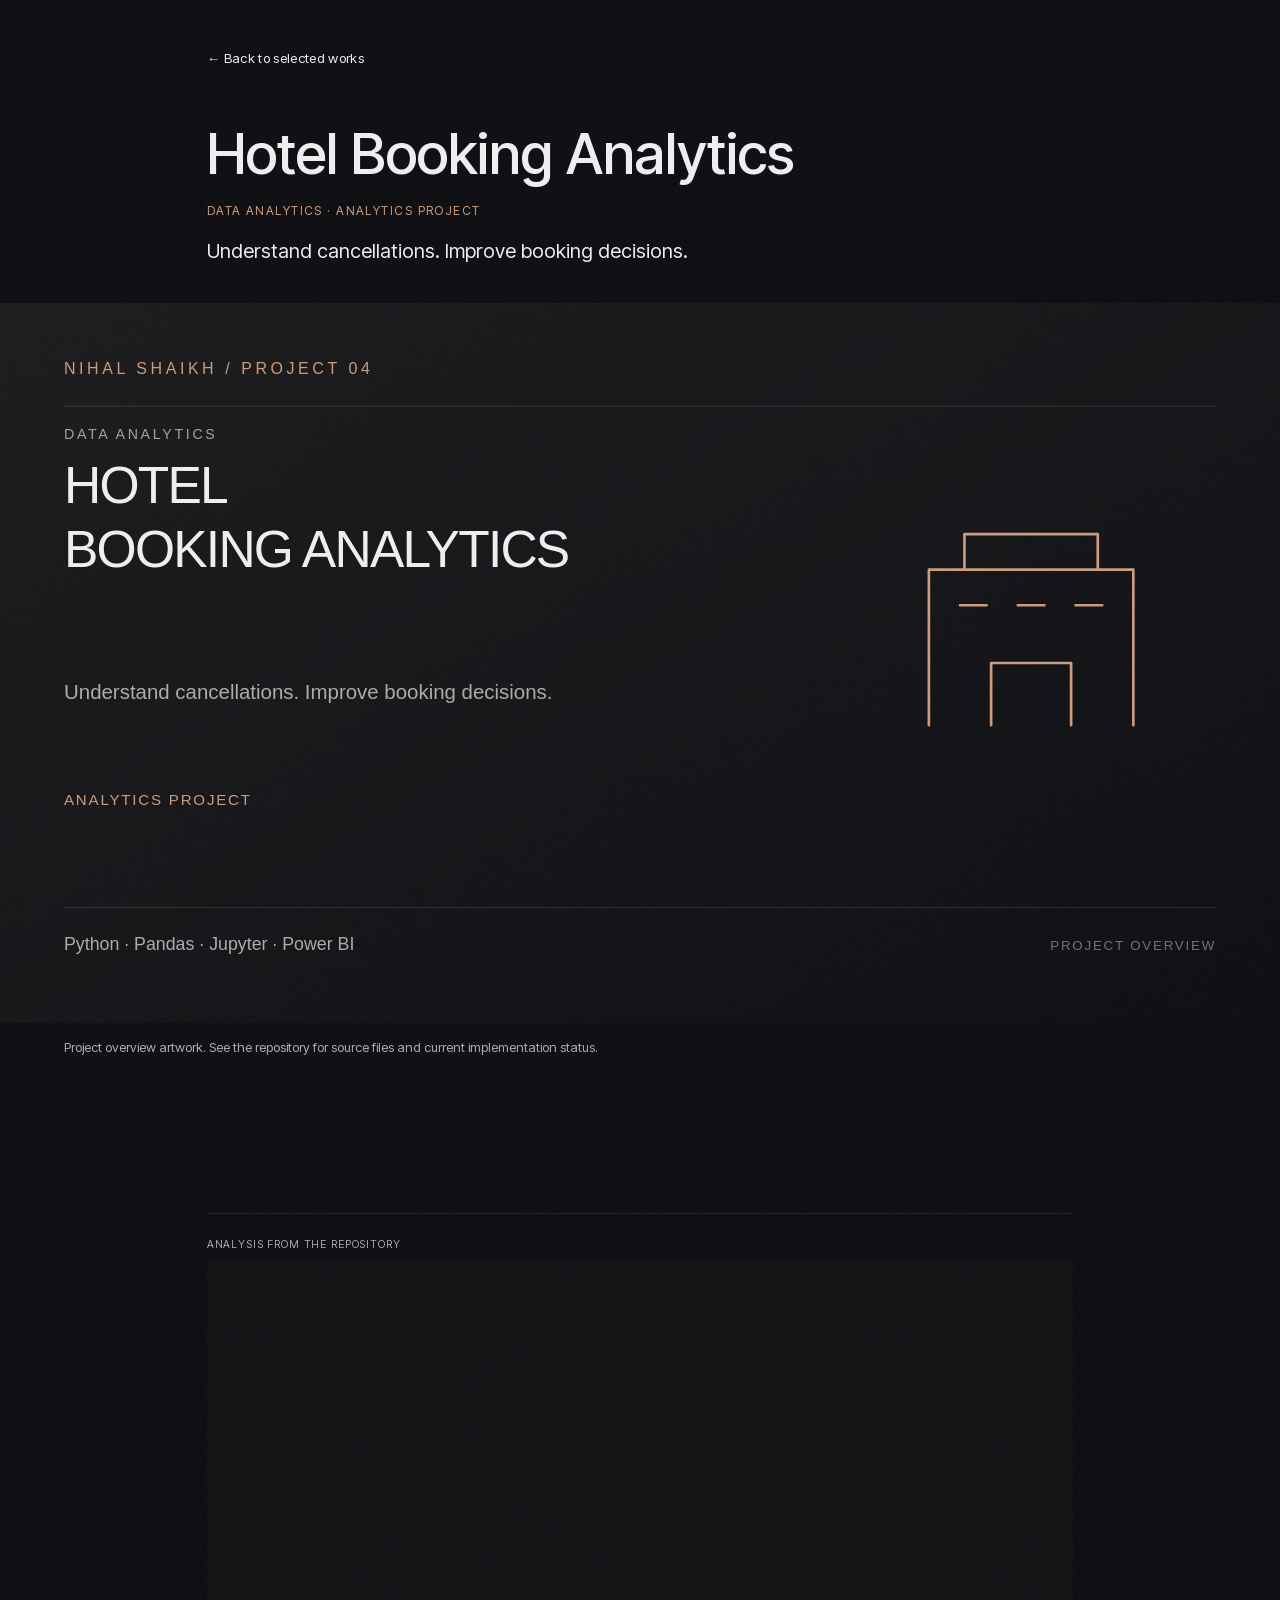
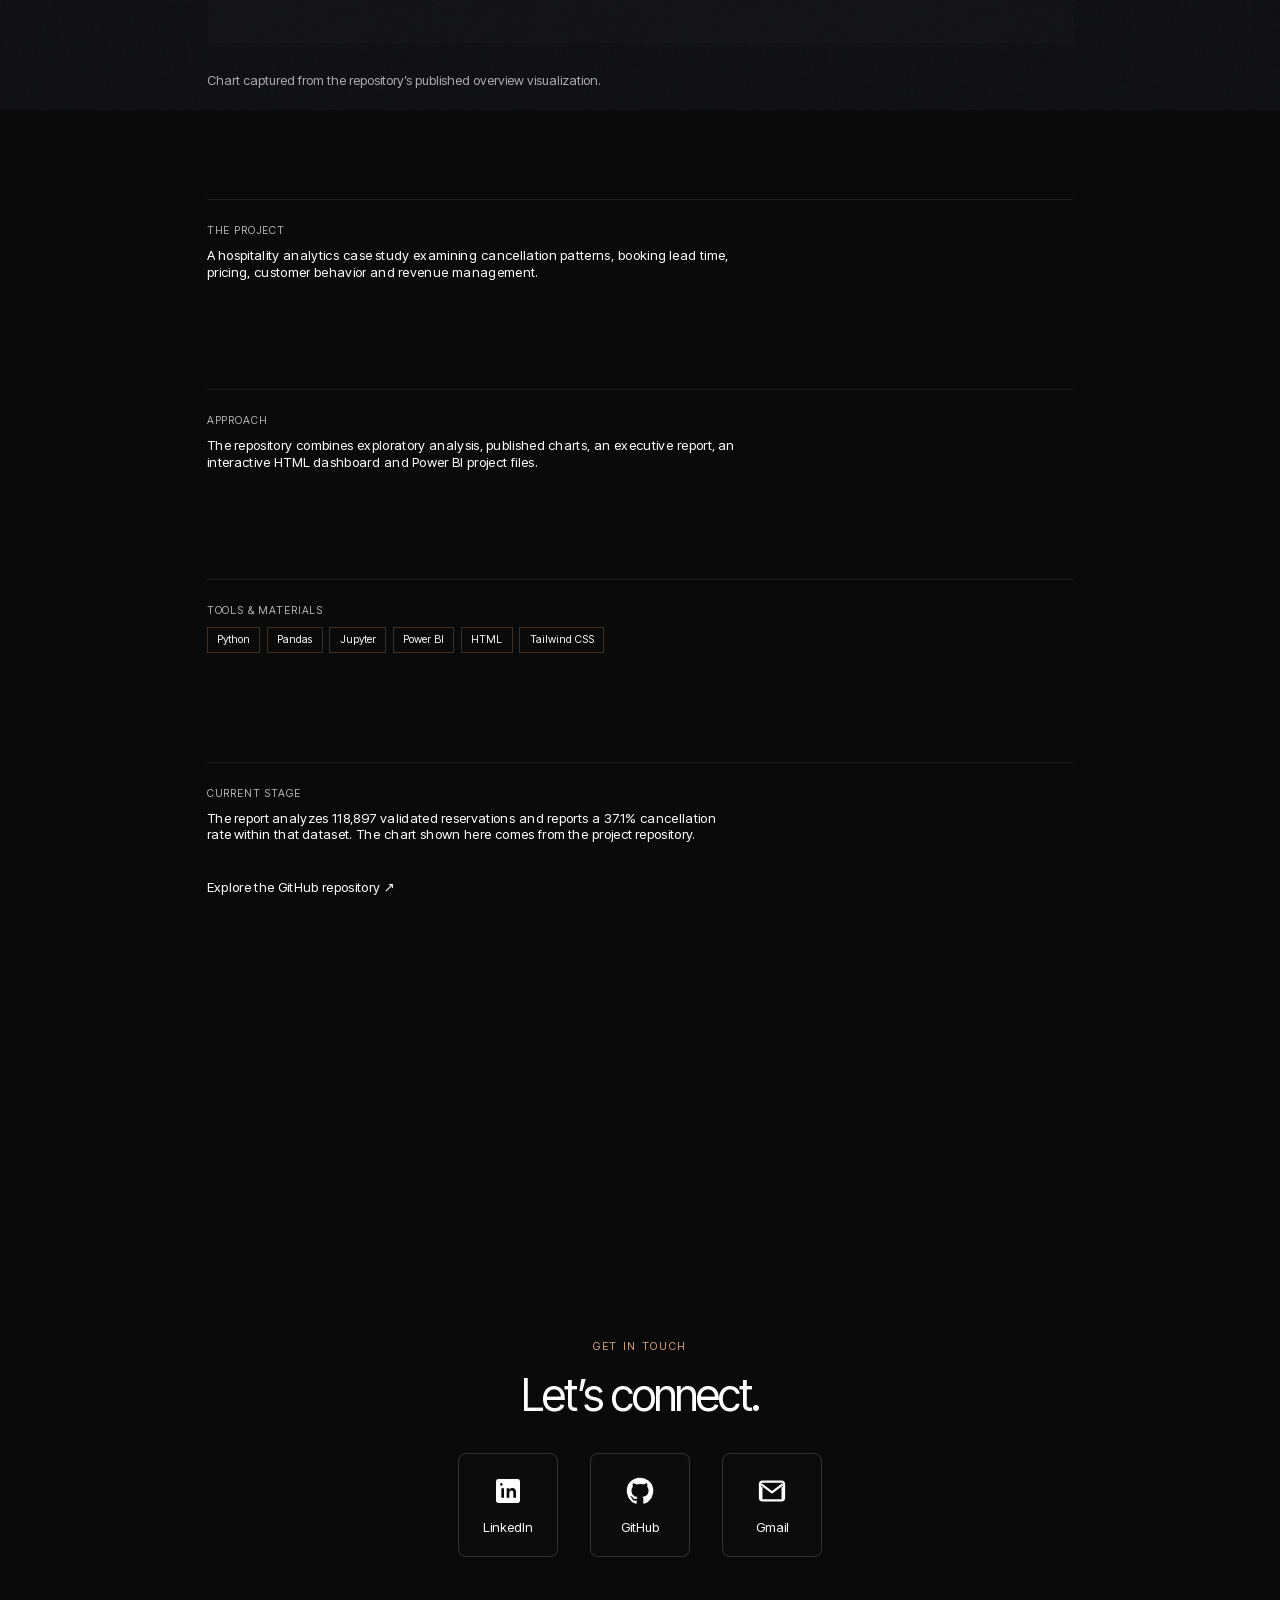
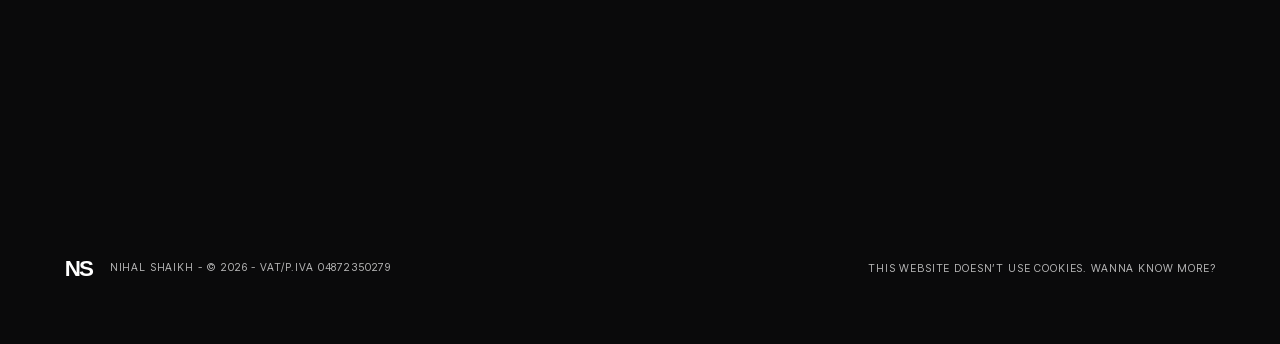
<file: projects/hotel-booking-analytics.html>
<!doctype html>
<html lang="en">
  <head>
    <meta charset="UTF-8" />
    <meta name="viewport" content="width=device-width, initial-scale=1" />
    <meta
      name="description"
      content="A hospitality analytics case study examining cancellation patterns, booking lead time, pricing, customer behavior and revenue management."
    />
    <meta
      name="format-detection"
      content="telephone=no, address=no, email=no"
    />
    <title>Hotel Booking Analytics | Nihal Shaikh</title>
    <link rel="icon" href="../assets/favicon-ns.svg" type="image/svg+xml" />
    <link
      rel="preload"
      href="../assets/inter-tight.woff2"
      as="font"
      type="font/woff2"
      crossorigin
    />
    <link rel="stylesheet" href="../vendor/bootstrap-utilities.min.css" />
    <link rel="stylesheet" href="../css/style.css" />
    <link rel="stylesheet" href="../css/enhancements.css?v=ns-project-effects" />
    <script type="module" src="../js/main.js?v=ns-project-effects"></script>
  </head>
  <body data-page="project">
    <div class="noise-layer--noiseLayer" aria-hidden="true"></div>
    <div class="particle-scene" aria-hidden="true"></div>
    <main class="content">
      <section class="project-content--intro"><a href="../#work" class="project-content--backShell project-content--linkText t-20">← Back to selected works</a><div class="project-content--titleRow"><h1 class="project-content--title t-85 blur-anim">Hotel Booking Analytics</h1></div><p class="finsight-status">Data analytics · Analytics project</p><p class="project-content--tagline t-30 split">Understand cancellations. Improve booking decisions.</p></section>
      <figure class="project-content--heroWrap" style="aspect-ratio:auto"><img class="finsight-preview-image" src="../assets/projects/hotel-booking-analytics.svg" width="1440" height="810" alt="Hotel Booking Analytics project overview cover"><figcaption class="finsight-figcaption">Project overview artwork. See the repository for source files and current implementation status.</figcaption></figure>
      <div class="project-content--body"><section class="project-content--section"><p class="project-content--sectionLabel t-16 label--muted">Analysis from the repository</p><img class="finsight-preview-image" src="../assets/projects/hotel-overview.png" alt="Hotel booking analysis: reservation volume and hotel type breakdown" loading="lazy"><p class="finsight-figcaption">Chart captured from the repository’s published overview visualization.</p></section><section class="project-content--section"><p class="project-content--sectionLabel t-16 label--muted">The project</p><p class="project-content--paragraph t-20 split">A hospitality analytics case study examining cancellation patterns, booking lead time, pricing, customer behavior and revenue management.</p></section><section class="project-content--section"><p class="project-content--sectionLabel t-16 label--muted">Approach</p><p class="project-content--paragraph t-20 split">The repository combines exploratory analysis, published charts, an executive report, an interactive HTML dashboard and Power BI project files.</p></section><section class="project-content--section"><p class="project-content--sectionLabel t-16 label--muted">Tools & materials</p><ul class="project-content--stackList"><li class="project-content--stackItem t-16">Python</li><li class="project-content--stackItem t-16">Pandas</li><li class="project-content--stackItem t-16">Jupyter</li><li class="project-content--stackItem t-16">Power BI</li><li class="project-content--stackItem t-16">HTML</li><li class="project-content--stackItem t-16">Tailwind CSS</li></ul></section><section class="project-content--section"><p class="project-content--sectionLabel t-16 label--muted">Current stage</p><p class="project-content--paragraph t-20 split">The report analyzes 118,897 validated reservations and reports a 37.1% cancellation rate within that dataset. The chart shown here comes from the project repository.</p><a class="project-content--visitShell project-content--linkText t-20" href="https://github.com/Rebel-x-6105/Hotel-Booking-Data-Analytics" target="_blank" rel="noopener noreferrer">Explore the GitHub repository ↗</a></section></div>
      <div class="page--contactsWrap">
        <section class="contacts--contacts" id="contact">
          <div class="contacts--copy contact-hub"><p class="contact-eyebrow">Get in touch</p><h2 class="contact-heading">Let’s connect.</h2><div class="contact-icon-row"><a class="contact-icon-button no-anim" href="https://www.linkedin.com/in/mdnihalshk/" target="_blank" rel="noopener noreferrer" aria-label="Open Nihal’s LinkedIn"><svg viewBox="0 0 24 24" aria-hidden="true"><rect x="3" y="3" width="18" height="18" rx="2" fill="currentColor"/><path d="M7 10h2v7H7zm1-3a1 1 0 1 0 0 .01zM11 10h2v1c.6-.8 1.4-1.2 2.3-1.2 1.9 0 2.7 1.2 2.7 3.2v4h-2v-3.7c0-1-.4-1.6-1.3-1.6-1.1 0-1.7.7-1.7 1.9V17h-2z" fill="var(--background)"/></svg><span>LinkedIn</span></a><a class="contact-icon-button no-anim" href="https://github.com/Rebel-x-6105" target="_blank" rel="noopener noreferrer" aria-label="Open Nihal’s GitHub"><svg viewBox="0 0 24 24" aria-hidden="true"><path fill="currentColor" d="M12 2a10 10 0 0 0-3.16 19.49c.5.09.68-.22.68-.48v-1.86c-2.78.6-3.37-1.18-3.37-1.18-.45-1.16-1.11-1.47-1.11-1.47-.91-.62.07-.61.07-.61 1 .07 1.53 1.03 1.53 1.03.89 1.53 2.34 1.09 2.91.83.09-.65.35-1.09.64-1.34-2.22-.25-4.56-1.11-4.56-4.94 0-1.09.39-1.99 1.03-2.69-.1-.25-.45-1.27.1-2.65 0 0 .84-.27 2.75 1.03A9.6 9.6 0 0 1 12 6.82c.85 0 1.71.11 2.51.34 1.91-1.3 2.75-1.03 2.75-1.03.55 1.38.2 2.4.1 2.65.64.7 1.03 1.6 1.03 2.69 0 3.84-2.34 4.68-4.57 4.93.36.31.68.92.68 1.85v2.76c0 .27.18.58.69.48A10 10 0 0 0 12 2z"/></svg><span>GitHub</span></a><a class="contact-icon-button no-anim" href="https://mail.google.com/mail/?view=cm&amp;fs=1&amp;to=mohammednihal665@gmail.com" target="_blank" rel="noopener noreferrer" aria-label="Open Nihal’s Gmail"><svg viewBox="0 0 24 24" aria-hidden="true"><rect x="3" y="5" width="18" height="14" rx="2" fill="none" stroke="currentColor" stroke-width="1.7"/><path d="m4 7 8 6 8-6M4 18v-9m16 9v-9" fill="none" stroke="currentColor" stroke-width="1.7" stroke-linejoin="round"/></svg><span>Gmail</span></a></div></div>
          </section>
        <footer class="footer--footer">
          <a
            aria-label="Back to top"
            class="monogram--wrap"
            data-hovered="false"
            href="../"
            ><span class="monogram--tooltip t-20" data-visible="false"
              >hey there!</span
            ><svg aria-hidden="true" class="monogram--monogram ns-monogram" viewBox="0 0 100 80"><text x="2" y="59" font-family="Arial, sans-serif" font-size="59" font-weight="700" letter-spacing="-5" fill="currentColor">NS</text></svg>
            <p class="footer--line t-16">
              Nihal Shaikh - ©
              <!-- -->2026<!-- -->
              - VAT/P.IVA 04872350279
            </p></a
          ><a class="footer--link" href="../cookie-policy.html"
            ><span class="particle-disintegrate--particles"
              ><span class="particle-disintegrate--wrapper"
                ><span class="particle-disintegrate--el footer--line t-16"
                  >This website doesn’t use cookies. Wanna know more?</span
                ></span
              ><canvas
                aria-hidden="true"
                class="particle-disintegrate--canvas"
              ></canvas></span
          ></a>
        </footer>
      </div>
    </main>
  </body>
</html>
</file>
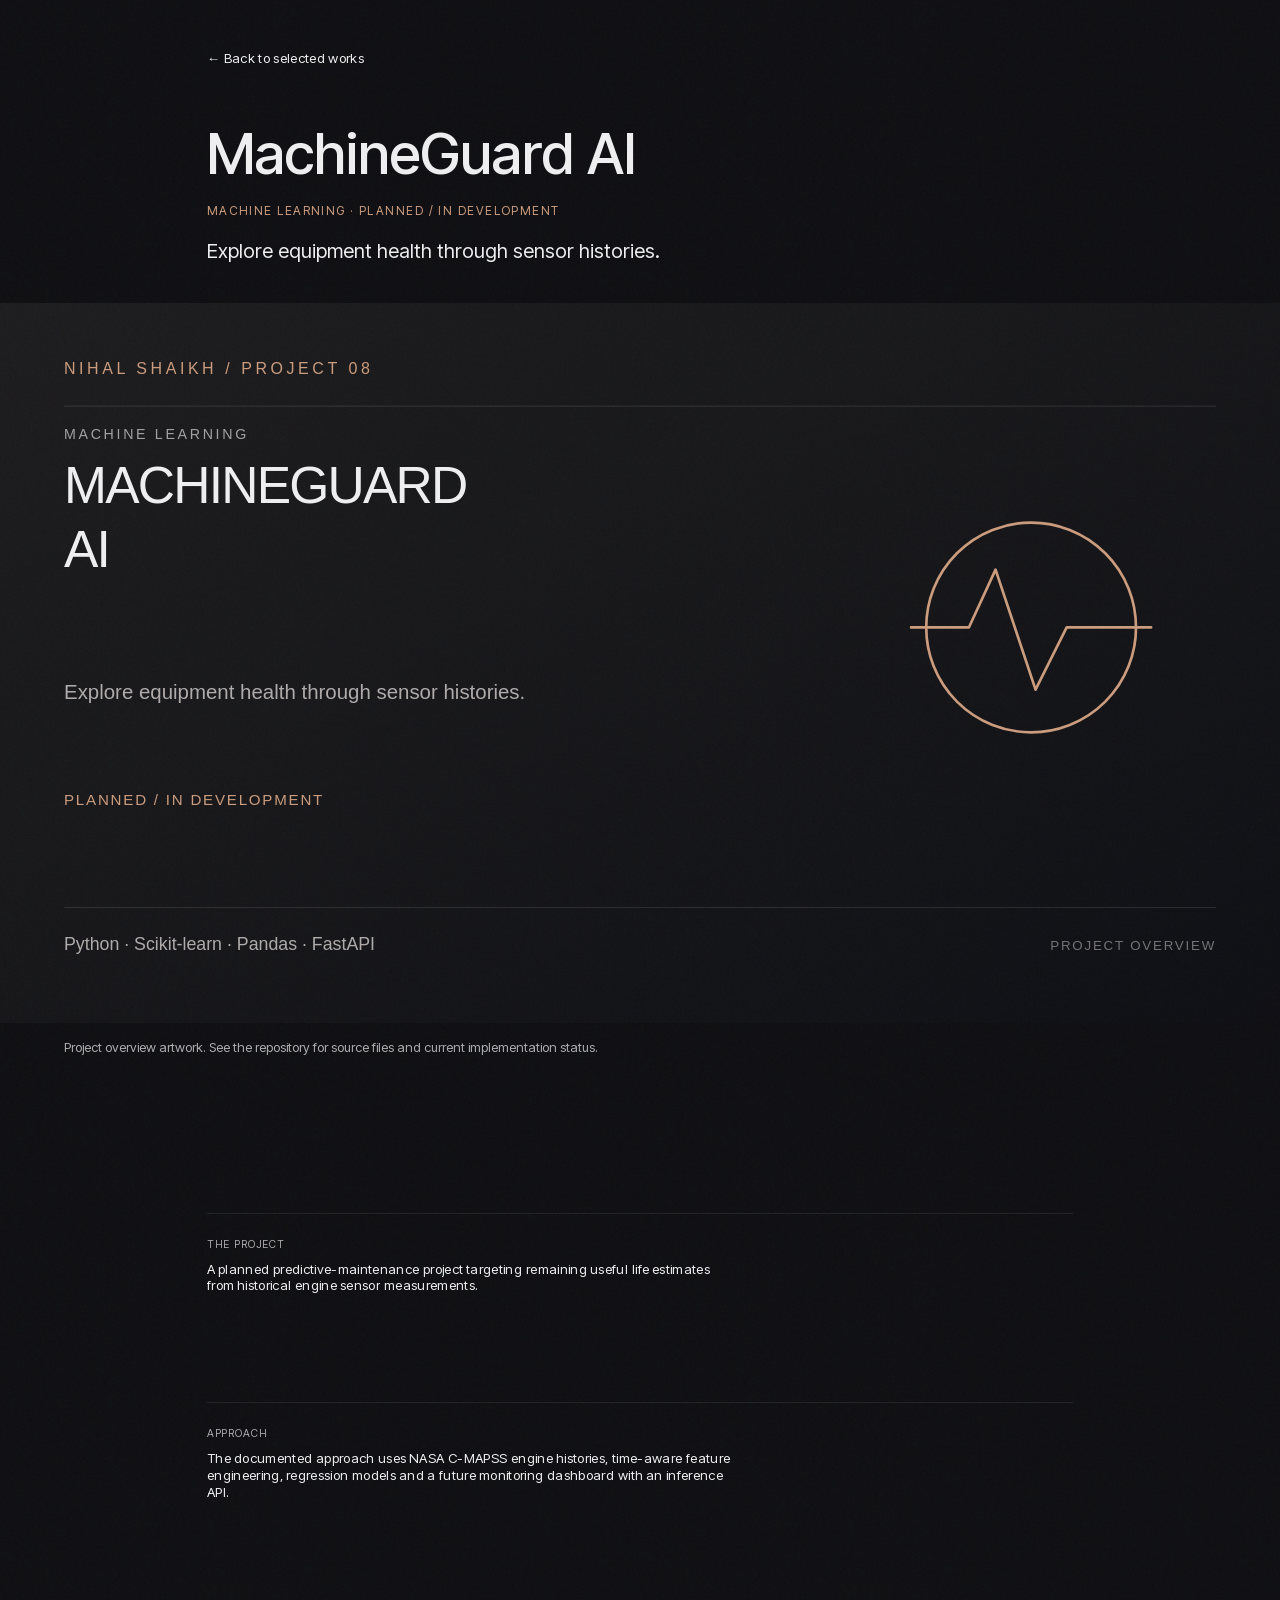
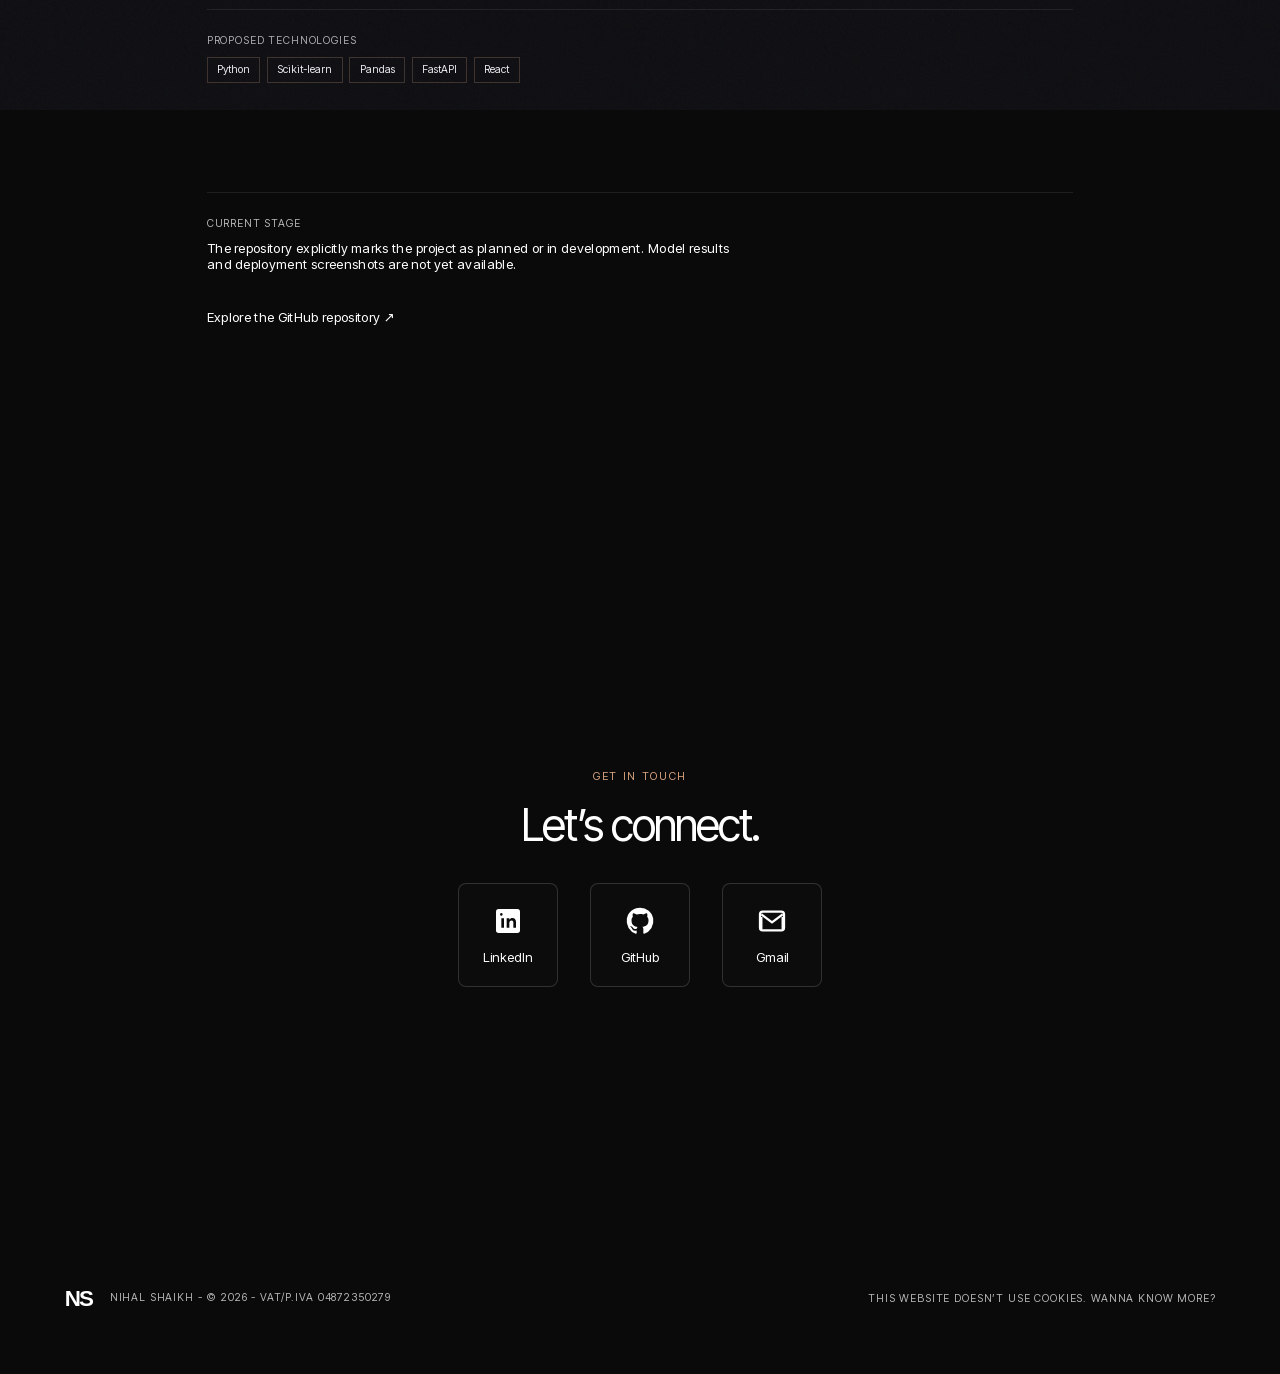
<file: projects/machineguard-ai.html>
<!doctype html>
<html lang="en">
  <head>
    <meta charset="UTF-8" />
    <meta name="viewport" content="width=device-width, initial-scale=1" />
    <meta
      name="description"
      content="A planned predictive-maintenance project targeting remaining useful life estimates from historical engine sensor measurements."
    />
    <meta
      name="format-detection"
      content="telephone=no, address=no, email=no"
    />
    <title>MachineGuard AI | Nihal Shaikh</title>
    <link rel="icon" href="../assets/favicon-ns.svg" type="image/svg+xml" />
    <link
      rel="preload"
      href="../assets/inter-tight.woff2"
      as="font"
      type="font/woff2"
      crossorigin
    />
    <link rel="stylesheet" href="../vendor/bootstrap-utilities.min.css" />
    <link rel="stylesheet" href="../css/style.css" />
    <link rel="stylesheet" href="../css/enhancements.css?v=ns-project-effects" />
    <script type="module" src="../js/main.js?v=ns-project-effects"></script>
  </head>
  <body data-page="project">
    <div class="noise-layer--noiseLayer" aria-hidden="true"></div>
    <div class="particle-scene" aria-hidden="true"></div>
    <main class="content">
      <section class="project-content--intro"><a href="../#work" class="project-content--backShell project-content--linkText t-20">← Back to selected works</a><div class="project-content--titleRow"><h1 class="project-content--title t-85 blur-anim">MachineGuard AI</h1></div><p class="finsight-status">Machine learning · Planned / in development</p><p class="project-content--tagline t-30 split">Explore equipment health through sensor histories.</p></section>
      <figure class="project-content--heroWrap" style="aspect-ratio:auto"><img class="finsight-preview-image" src="../assets/projects/machineguard-ai.svg" width="1440" height="810" alt="MachineGuard AI project overview cover"><figcaption class="finsight-figcaption">Project overview artwork. See the repository for source files and current implementation status.</figcaption></figure>
      <div class="project-content--body"><section class="project-content--section"><p class="project-content--sectionLabel t-16 label--muted">The project</p><p class="project-content--paragraph t-20 split">A planned predictive-maintenance project targeting remaining useful life estimates from historical engine sensor measurements.</p></section><section class="project-content--section"><p class="project-content--sectionLabel t-16 label--muted">Approach</p><p class="project-content--paragraph t-20 split">The documented approach uses NASA C-MAPSS engine histories, time-aware feature engineering, regression models and a future monitoring dashboard with an inference API.</p></section><section class="project-content--section"><p class="project-content--sectionLabel t-16 label--muted">Proposed technologies</p><ul class="project-content--stackList"><li class="project-content--stackItem t-16">Python</li><li class="project-content--stackItem t-16">Scikit-learn</li><li class="project-content--stackItem t-16">Pandas</li><li class="project-content--stackItem t-16">FastAPI</li><li class="project-content--stackItem t-16">React</li></ul></section><section class="project-content--section"><p class="project-content--sectionLabel t-16 label--muted">Current stage</p><p class="project-content--paragraph t-20 split">The repository explicitly marks the project as planned or in development. Model results and deployment screenshots are not yet available.</p><a class="project-content--visitShell project-content--linkText t-20" href="https://github.com/Rebel-x-6105/MachineGuard-AI" target="_blank" rel="noopener noreferrer">Explore the GitHub repository ↗</a></section></div>
      <div class="page--contactsWrap">
        <section class="contacts--contacts" id="contact">
          <div class="contacts--copy contact-hub"><p class="contact-eyebrow">Get in touch</p><h2 class="contact-heading">Let’s connect.</h2><div class="contact-icon-row"><a class="contact-icon-button no-anim" href="https://www.linkedin.com/in/mdnihalshk/" target="_blank" rel="noopener noreferrer" aria-label="Open Nihal’s LinkedIn"><svg viewBox="0 0 24 24" aria-hidden="true"><rect x="3" y="3" width="18" height="18" rx="2" fill="currentColor"/><path d="M7 10h2v7H7zm1-3a1 1 0 1 0 0 .01zM11 10h2v1c.6-.8 1.4-1.2 2.3-1.2 1.9 0 2.7 1.2 2.7 3.2v4h-2v-3.7c0-1-.4-1.6-1.3-1.6-1.1 0-1.7.7-1.7 1.9V17h-2z" fill="var(--background)"/></svg><span>LinkedIn</span></a><a class="contact-icon-button no-anim" href="https://github.com/Rebel-x-6105" target="_blank" rel="noopener noreferrer" aria-label="Open Nihal’s GitHub"><svg viewBox="0 0 24 24" aria-hidden="true"><path fill="currentColor" d="M12 2a10 10 0 0 0-3.16 19.49c.5.09.68-.22.68-.48v-1.86c-2.78.6-3.37-1.18-3.37-1.18-.45-1.16-1.11-1.47-1.11-1.47-.91-.62.07-.61.07-.61 1 .07 1.53 1.03 1.53 1.03.89 1.53 2.34 1.09 2.91.83.09-.65.35-1.09.64-1.34-2.22-.25-4.56-1.11-4.56-4.94 0-1.09.39-1.99 1.03-2.69-.1-.25-.45-1.27.1-2.65 0 0 .84-.27 2.75 1.03A9.6 9.6 0 0 1 12 6.82c.85 0 1.71.11 2.51.34 1.91-1.3 2.75-1.03 2.75-1.03.55 1.38.2 2.4.1 2.65.64.7 1.03 1.6 1.03 2.69 0 3.84-2.34 4.68-4.57 4.93.36.31.68.92.68 1.85v2.76c0 .27.18.58.69.48A10 10 0 0 0 12 2z"/></svg><span>GitHub</span></a><a class="contact-icon-button no-anim" href="https://mail.google.com/mail/?view=cm&amp;fs=1&amp;to=mohammednihal665@gmail.com" target="_blank" rel="noopener noreferrer" aria-label="Open Nihal’s Gmail"><svg viewBox="0 0 24 24" aria-hidden="true"><rect x="3" y="5" width="18" height="14" rx="2" fill="none" stroke="currentColor" stroke-width="1.7"/><path d="m4 7 8 6 8-6M4 18v-9m16 9v-9" fill="none" stroke="currentColor" stroke-width="1.7" stroke-linejoin="round"/></svg><span>Gmail</span></a></div></div>
          </section>
        <footer class="footer--footer">
          <a
            aria-label="Back to top"
            class="monogram--wrap"
            data-hovered="false"
            href="../"
            ><span class="monogram--tooltip t-20" data-visible="false"
              >hey there!</span
            ><svg aria-hidden="true" class="monogram--monogram ns-monogram" viewBox="0 0 100 80"><text x="2" y="59" font-family="Arial, sans-serif" font-size="59" font-weight="700" letter-spacing="-5" fill="currentColor">NS</text></svg>
            <p class="footer--line t-16">
              Nihal Shaikh - ©
              <!-- -->2026<!-- -->
              - VAT/P.IVA 04872350279
            </p></a
          ><a class="footer--link" href="../cookie-policy.html"
            ><span class="particle-disintegrate--particles"
              ><span class="particle-disintegrate--wrapper"
                ><span class="particle-disintegrate--el footer--line t-16"
                  >This website doesn’t use cookies. Wanna know more?</span
                ></span
              ><canvas
                aria-hidden="true"
                class="particle-disintegrate--canvas"
              ></canvas></span
          ></a>
        </footer>
      </div>
    </main>
  </body>
</html>
</file>
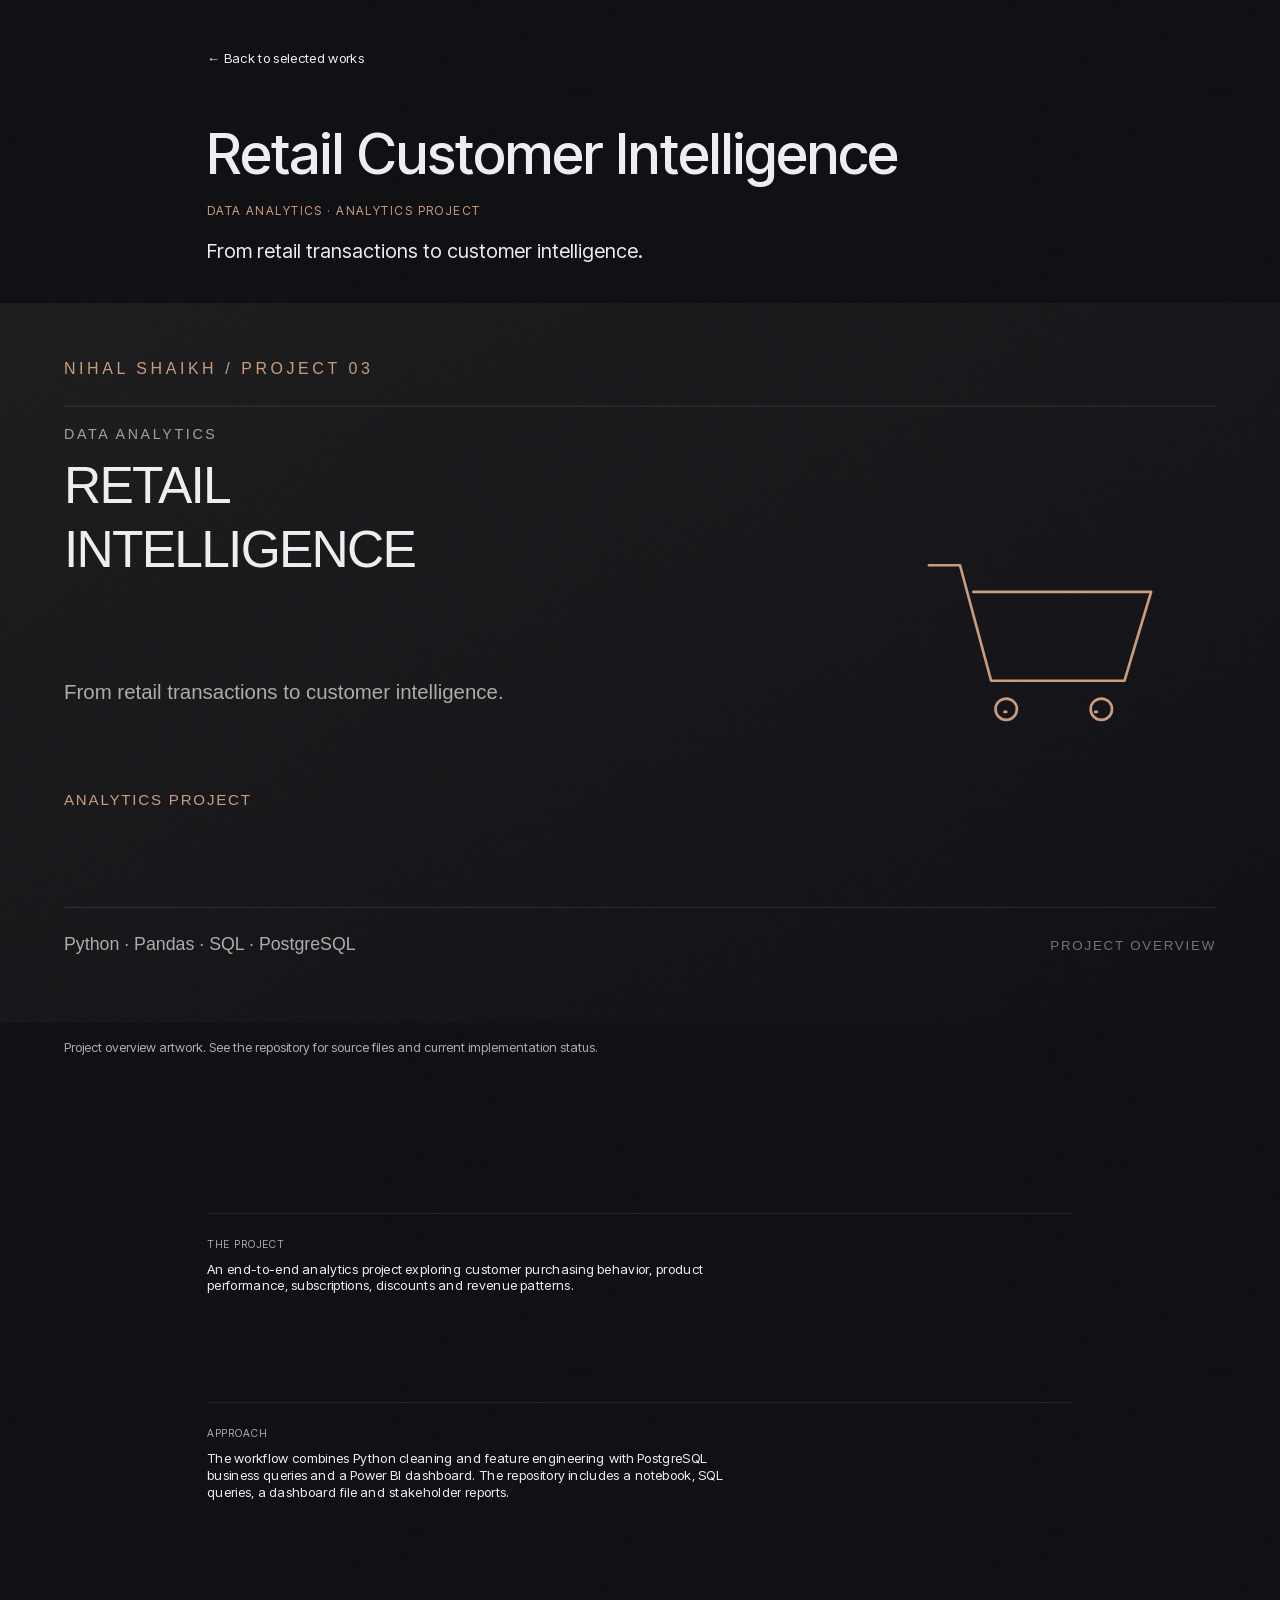
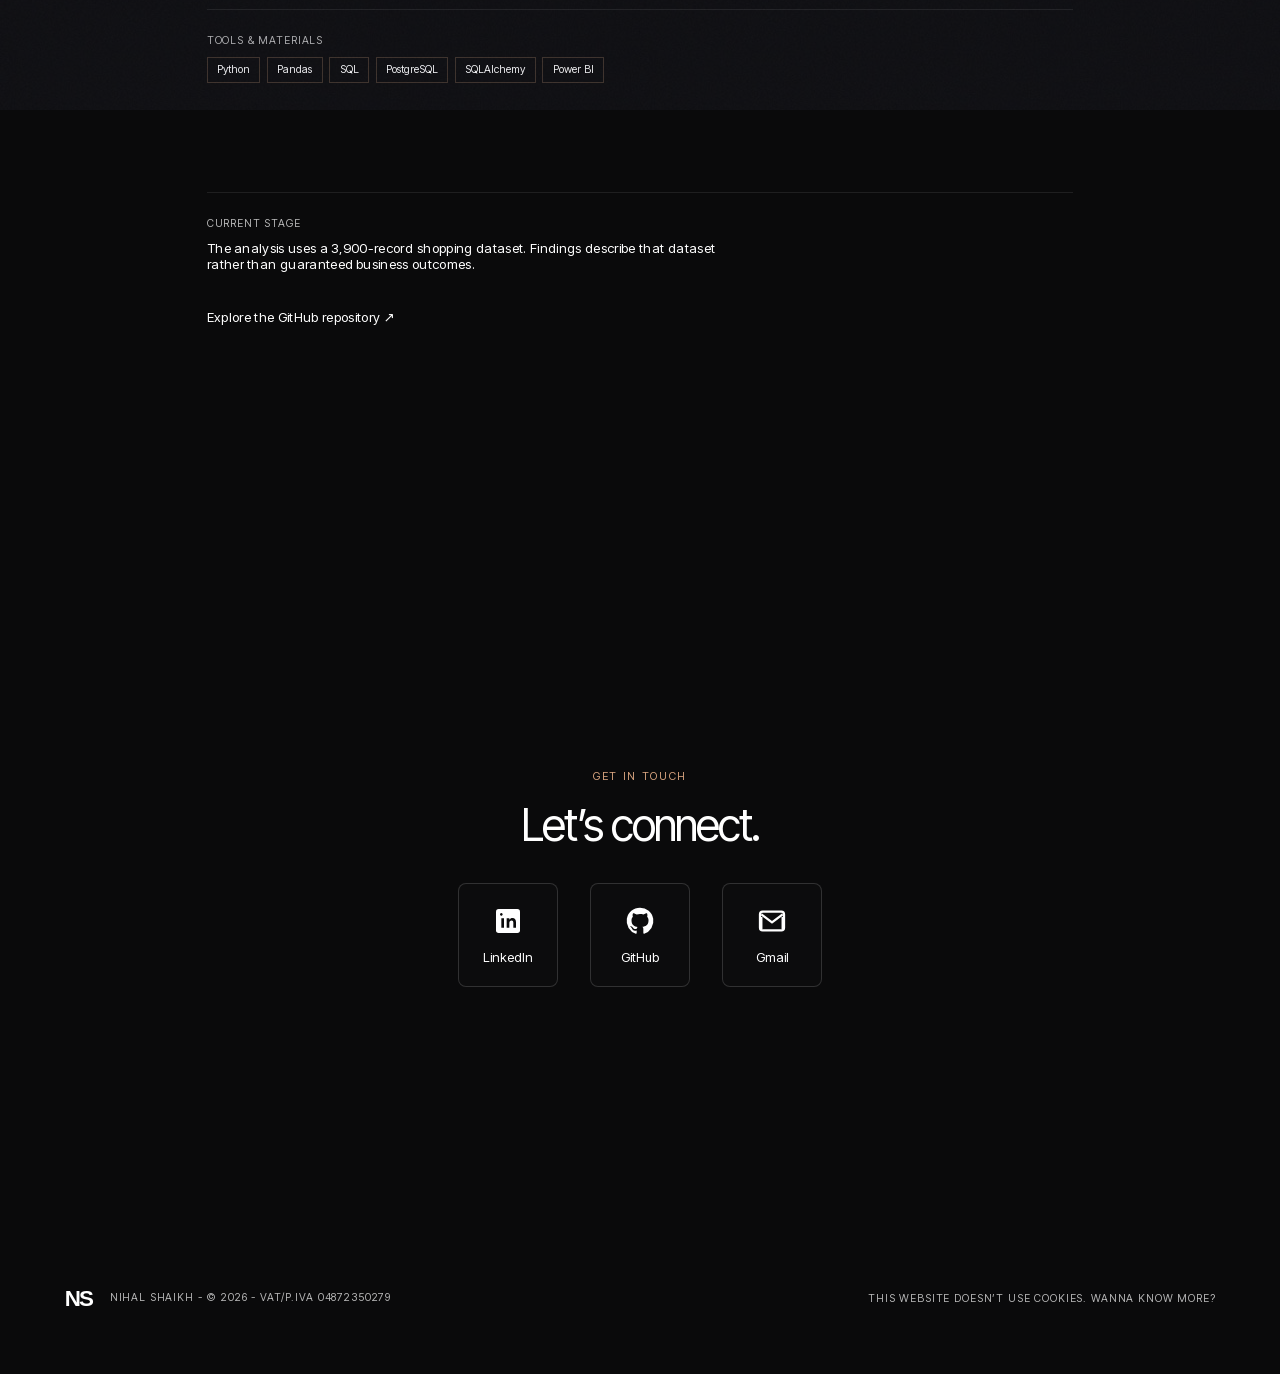
<file: projects/retail-analytics.html>
<!doctype html>
<html lang="en">
  <head>
    <meta charset="UTF-8" />
    <meta name="viewport" content="width=device-width, initial-scale=1" />
    <meta
      name="description"
      content="An end-to-end analytics project exploring customer purchasing behavior, product performance, subscriptions, discounts and revenue patterns."
    />
    <meta
      name="format-detection"
      content="telephone=no, address=no, email=no"
    />
    <title>Retail Customer Intelligence | Nihal Shaikh</title>
    <link rel="icon" href="../assets/favicon-ns.svg" type="image/svg+xml" />
    <link
      rel="preload"
      href="../assets/inter-tight.woff2"
      as="font"
      type="font/woff2"
      crossorigin
    />
    <link rel="stylesheet" href="../vendor/bootstrap-utilities.min.css" />
    <link rel="stylesheet" href="../css/style.css" />
    <link rel="stylesheet" href="../css/enhancements.css?v=ns-project-effects" />
    <script type="module" src="../js/main.js?v=ns-project-effects"></script>
  </head>
  <body data-page="project">
    <div class="noise-layer--noiseLayer" aria-hidden="true"></div>
    <div class="particle-scene" aria-hidden="true"></div>
    <main class="content">
      <section class="project-content--intro"><a href="../#work" class="project-content--backShell project-content--linkText t-20">← Back to selected works</a><div class="project-content--titleRow"><h1 class="project-content--title t-85 blur-anim">Retail Customer Intelligence</h1></div><p class="finsight-status">Data analytics · Analytics project</p><p class="project-content--tagline t-30 split">From retail transactions to customer intelligence.</p></section>
      <figure class="project-content--heroWrap" style="aspect-ratio:auto"><img class="finsight-preview-image" src="../assets/projects/retail-analytics.svg" width="1440" height="810" alt="Retail Customer Intelligence project overview cover"><figcaption class="finsight-figcaption">Project overview artwork. See the repository for source files and current implementation status.</figcaption></figure>
      <div class="project-content--body"><section class="project-content--section"><p class="project-content--sectionLabel t-16 label--muted">The project</p><p class="project-content--paragraph t-20 split">An end-to-end analytics project exploring customer purchasing behavior, product performance, subscriptions, discounts and revenue patterns.</p></section><section class="project-content--section"><p class="project-content--sectionLabel t-16 label--muted">Approach</p><p class="project-content--paragraph t-20 split">The workflow combines Python cleaning and feature engineering with PostgreSQL business queries and a Power BI dashboard. The repository includes a notebook, SQL queries, a dashboard file and stakeholder reports.</p></section><section class="project-content--section"><p class="project-content--sectionLabel t-16 label--muted">Tools & materials</p><ul class="project-content--stackList"><li class="project-content--stackItem t-16">Python</li><li class="project-content--stackItem t-16">Pandas</li><li class="project-content--stackItem t-16">SQL</li><li class="project-content--stackItem t-16">PostgreSQL</li><li class="project-content--stackItem t-16">SQLAlchemy</li><li class="project-content--stackItem t-16">Power BI</li></ul></section><section class="project-content--section"><p class="project-content--sectionLabel t-16 label--muted">Current stage</p><p class="project-content--paragraph t-20 split">The analysis uses a 3,900-record shopping dataset. Findings describe that dataset rather than guaranteed business outcomes.</p><a class="project-content--visitShell project-content--linkText t-20" href="https://github.com/Rebel-x-6105/retail-customer-intelligence-sales-analytics" target="_blank" rel="noopener noreferrer">Explore the GitHub repository ↗</a></section></div>
      <div class="page--contactsWrap">
        <section class="contacts--contacts" id="contact">
          <div class="contacts--copy contact-hub"><p class="contact-eyebrow">Get in touch</p><h2 class="contact-heading">Let’s connect.</h2><div class="contact-icon-row"><a class="contact-icon-button no-anim" href="https://www.linkedin.com/in/mdnihalshk/" target="_blank" rel="noopener noreferrer" aria-label="Open Nihal’s LinkedIn"><svg viewBox="0 0 24 24" aria-hidden="true"><rect x="3" y="3" width="18" height="18" rx="2" fill="currentColor"/><path d="M7 10h2v7H7zm1-3a1 1 0 1 0 0 .01zM11 10h2v1c.6-.8 1.4-1.2 2.3-1.2 1.9 0 2.7 1.2 2.7 3.2v4h-2v-3.7c0-1-.4-1.6-1.3-1.6-1.1 0-1.7.7-1.7 1.9V17h-2z" fill="var(--background)"/></svg><span>LinkedIn</span></a><a class="contact-icon-button no-anim" href="https://github.com/Rebel-x-6105" target="_blank" rel="noopener noreferrer" aria-label="Open Nihal’s GitHub"><svg viewBox="0 0 24 24" aria-hidden="true"><path fill="currentColor" d="M12 2a10 10 0 0 0-3.16 19.49c.5.09.68-.22.68-.48v-1.86c-2.78.6-3.37-1.18-3.37-1.18-.45-1.16-1.11-1.47-1.11-1.47-.91-.62.07-.61.07-.61 1 .07 1.53 1.03 1.53 1.03.89 1.53 2.34 1.09 2.91.83.09-.65.35-1.09.64-1.34-2.22-.25-4.56-1.11-4.56-4.94 0-1.09.39-1.99 1.03-2.69-.1-.25-.45-1.27.1-2.65 0 0 .84-.27 2.75 1.03A9.6 9.6 0 0 1 12 6.82c.85 0 1.71.11 2.51.34 1.91-1.3 2.75-1.03 2.75-1.03.55 1.38.2 2.4.1 2.65.64.7 1.03 1.6 1.03 2.69 0 3.84-2.34 4.68-4.57 4.93.36.31.68.92.68 1.85v2.76c0 .27.18.58.69.48A10 10 0 0 0 12 2z"/></svg><span>GitHub</span></a><a class="contact-icon-button no-anim" href="https://mail.google.com/mail/?view=cm&amp;fs=1&amp;to=mohammednihal665@gmail.com" target="_blank" rel="noopener noreferrer" aria-label="Open Nihal’s Gmail"><svg viewBox="0 0 24 24" aria-hidden="true"><rect x="3" y="5" width="18" height="14" rx="2" fill="none" stroke="currentColor" stroke-width="1.7"/><path d="m4 7 8 6 8-6M4 18v-9m16 9v-9" fill="none" stroke="currentColor" stroke-width="1.7" stroke-linejoin="round"/></svg><span>Gmail</span></a></div></div>
          </section>
        <footer class="footer--footer">
          <a
            aria-label="Back to top"
            class="monogram--wrap"
            data-hovered="false"
            href="../"
            ><span class="monogram--tooltip t-20" data-visible="false"
              >hey there!</span
            ><svg aria-hidden="true" class="monogram--monogram ns-monogram" viewBox="0 0 100 80"><text x="2" y="59" font-family="Arial, sans-serif" font-size="59" font-weight="700" letter-spacing="-5" fill="currentColor">NS</text></svg>
            <p class="footer--line t-16">
              Nihal Shaikh - ©
              <!-- -->2026<!-- -->
              - VAT/P.IVA 04872350279
            </p></a
          ><a class="footer--link" href="../cookie-policy.html"
            ><span class="particle-disintegrate--particles"
              ><span class="particle-disintegrate--wrapper"
                ><span class="particle-disintegrate--el footer--line t-16"
                  >This website doesn’t use cookies. Wanna know more?</span
                ></span
              ><canvas
                aria-hidden="true"
                class="particle-disintegrate--canvas"
              ></canvas></span
          ></a>
        </footer>
      </div>
    </main>
  </body>
</html>
</file>
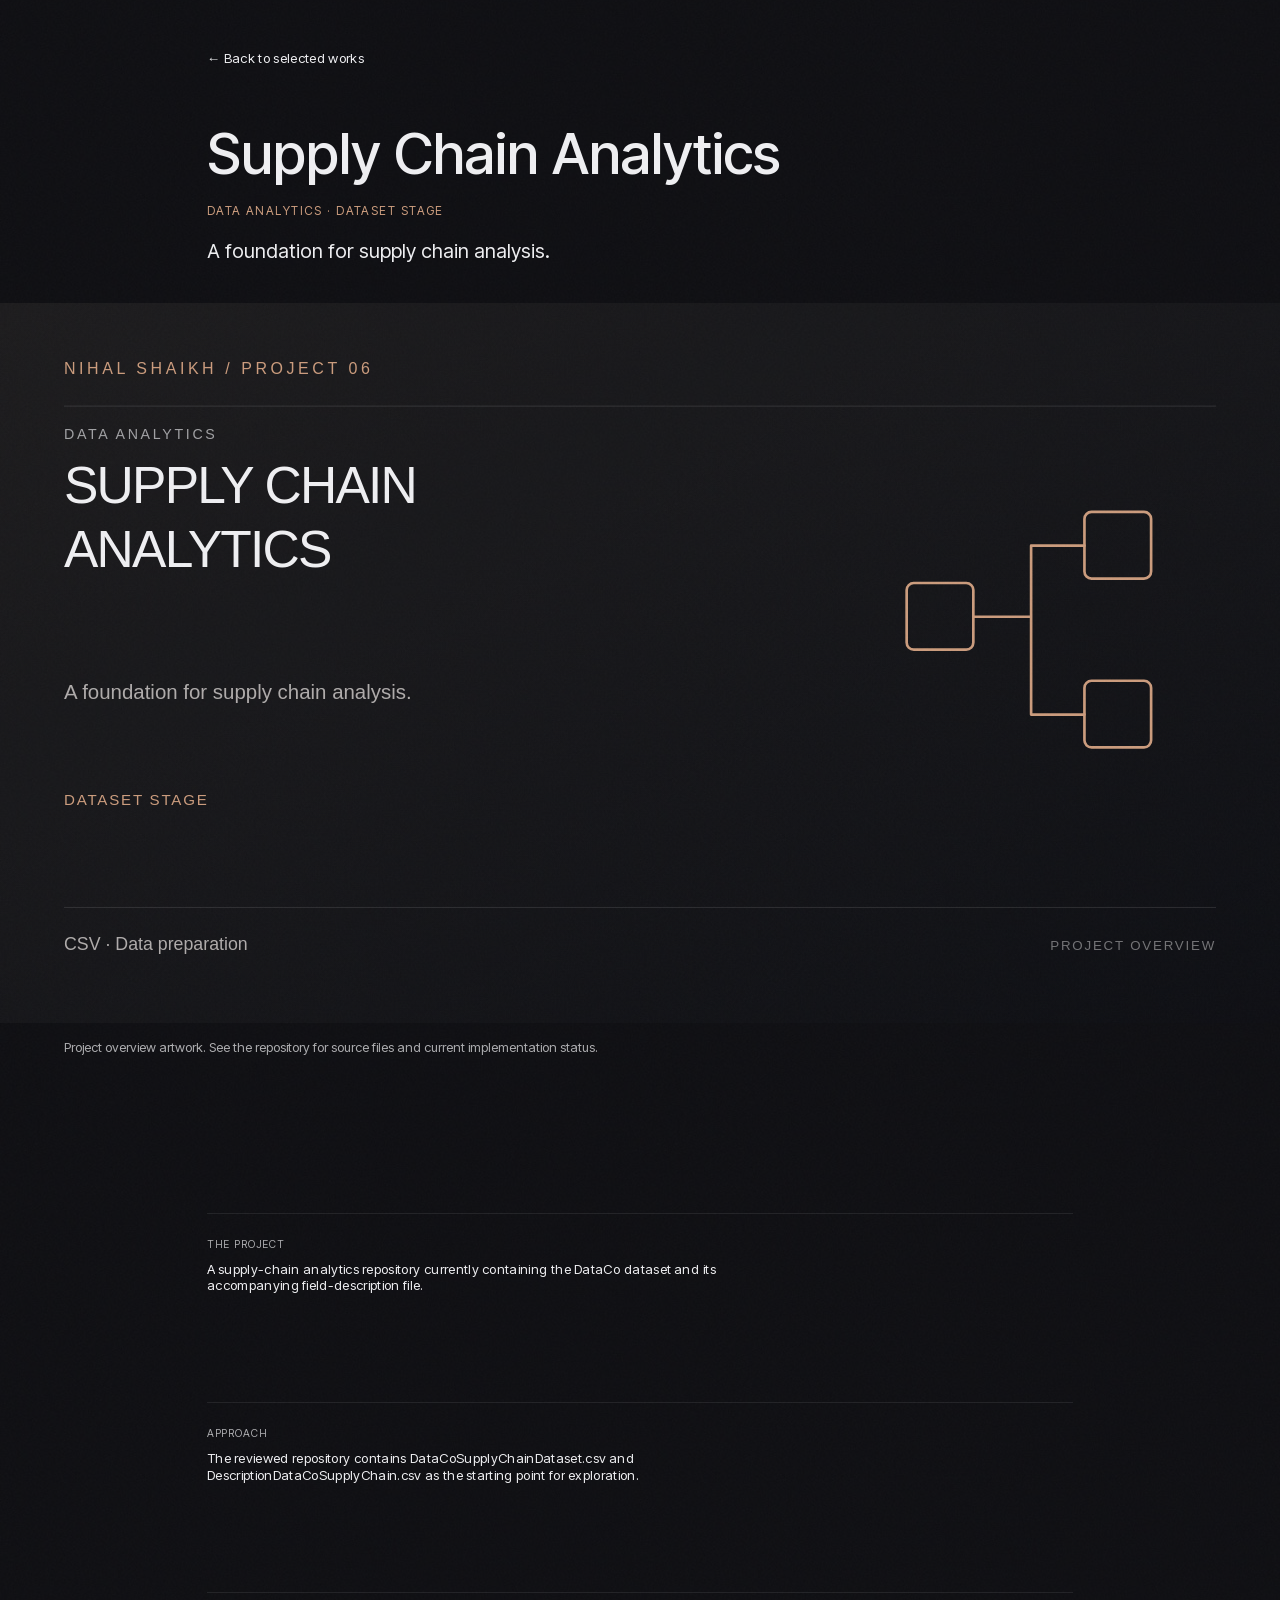
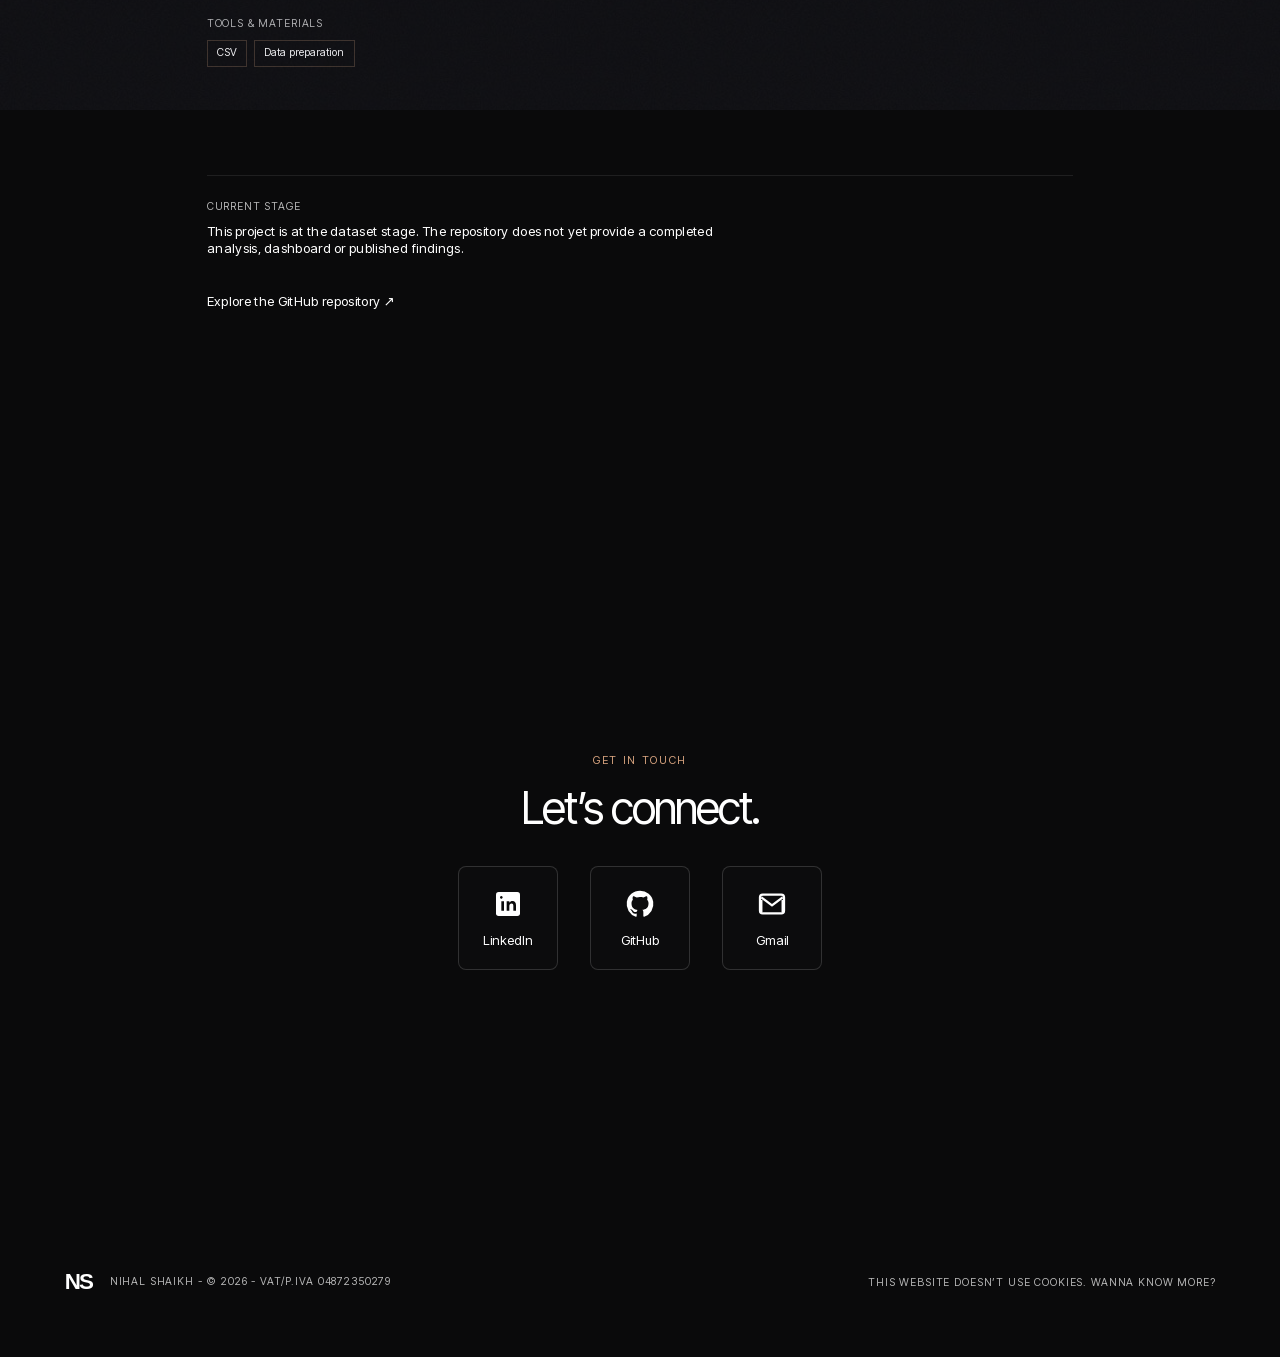
<file: projects/supply-chain-analytics.html>
<!doctype html>
<html lang="en">
  <head>
    <meta charset="UTF-8" />
    <meta name="viewport" content="width=device-width, initial-scale=1" />
    <meta
      name="description"
      content="A supply-chain analytics repository currently containing the DataCo dataset and its accompanying field-description file."
    />
    <meta
      name="format-detection"
      content="telephone=no, address=no, email=no"
    />
    <title>Supply Chain Analytics | Nihal Shaikh</title>
    <link rel="icon" href="../assets/favicon-ns.svg" type="image/svg+xml" />
    <link
      rel="preload"
      href="../assets/inter-tight.woff2"
      as="font"
      type="font/woff2"
      crossorigin
    />
    <link rel="stylesheet" href="../vendor/bootstrap-utilities.min.css" />
    <link rel="stylesheet" href="../css/style.css" />
    <link rel="stylesheet" href="../css/enhancements.css?v=ns-project-effects" />
    <script type="module" src="../js/main.js?v=ns-project-effects"></script>
  </head>
  <body data-page="project">
    <div class="noise-layer--noiseLayer" aria-hidden="true"></div>
    <div class="particle-scene" aria-hidden="true"></div>
    <main class="content">
      <section class="project-content--intro"><a href="../#work" class="project-content--backShell project-content--linkText t-20">← Back to selected works</a><div class="project-content--titleRow"><h1 class="project-content--title t-85 blur-anim">Supply Chain Analytics</h1></div><p class="finsight-status">Data analytics · Dataset stage</p><p class="project-content--tagline t-30 split">A foundation for supply chain analysis.</p></section>
      <figure class="project-content--heroWrap" style="aspect-ratio:auto"><img class="finsight-preview-image" src="../assets/projects/supply-chain-analytics.svg" width="1440" height="810" alt="Supply Chain Analytics project overview cover"><figcaption class="finsight-figcaption">Project overview artwork. See the repository for source files and current implementation status.</figcaption></figure>
      <div class="project-content--body"><section class="project-content--section"><p class="project-content--sectionLabel t-16 label--muted">The project</p><p class="project-content--paragraph t-20 split">A supply-chain analytics repository currently containing the DataCo dataset and its accompanying field-description file.</p></section><section class="project-content--section"><p class="project-content--sectionLabel t-16 label--muted">Approach</p><p class="project-content--paragraph t-20 split">The reviewed repository contains DataCoSupplyChainDataset.csv and DescriptionDataCoSupplyChain.csv as the starting point for exploration.</p></section><section class="project-content--section"><p class="project-content--sectionLabel t-16 label--muted">Tools & materials</p><ul class="project-content--stackList"><li class="project-content--stackItem t-16">CSV</li><li class="project-content--stackItem t-16">Data preparation</li></ul></section><section class="project-content--section"><p class="project-content--sectionLabel t-16 label--muted">Current stage</p><p class="project-content--paragraph t-20 split">This project is at the dataset stage. The repository does not yet provide a completed analysis, dashboard or published findings.</p><a class="project-content--visitShell project-content--linkText t-20" href="https://github.com/Rebel-x-6105/Supply-Chain-Data-Analytics" target="_blank" rel="noopener noreferrer">Explore the GitHub repository ↗</a></section></div>
      <div class="page--contactsWrap">
        <section class="contacts--contacts" id="contact">
          <div class="contacts--copy contact-hub"><p class="contact-eyebrow">Get in touch</p><h2 class="contact-heading">Let’s connect.</h2><div class="contact-icon-row"><a class="contact-icon-button no-anim" href="https://www.linkedin.com/in/mdnihalshk/" target="_blank" rel="noopener noreferrer" aria-label="Open Nihal’s LinkedIn"><svg viewBox="0 0 24 24" aria-hidden="true"><rect x="3" y="3" width="18" height="18" rx="2" fill="currentColor"/><path d="M7 10h2v7H7zm1-3a1 1 0 1 0 0 .01zM11 10h2v1c.6-.8 1.4-1.2 2.3-1.2 1.9 0 2.7 1.2 2.7 3.2v4h-2v-3.7c0-1-.4-1.6-1.3-1.6-1.1 0-1.7.7-1.7 1.9V17h-2z" fill="var(--background)"/></svg><span>LinkedIn</span></a><a class="contact-icon-button no-anim" href="https://github.com/Rebel-x-6105" target="_blank" rel="noopener noreferrer" aria-label="Open Nihal’s GitHub"><svg viewBox="0 0 24 24" aria-hidden="true"><path fill="currentColor" d="M12 2a10 10 0 0 0-3.16 19.49c.5.09.68-.22.68-.48v-1.86c-2.78.6-3.37-1.18-3.37-1.18-.45-1.16-1.11-1.47-1.11-1.47-.91-.62.07-.61.07-.61 1 .07 1.53 1.03 1.53 1.03.89 1.53 2.34 1.09 2.91.83.09-.65.35-1.09.64-1.34-2.22-.25-4.56-1.11-4.56-4.94 0-1.09.39-1.99 1.03-2.69-.1-.25-.45-1.27.1-2.65 0 0 .84-.27 2.75 1.03A9.6 9.6 0 0 1 12 6.82c.85 0 1.71.11 2.51.34 1.91-1.3 2.75-1.03 2.75-1.03.55 1.38.2 2.4.1 2.65.64.7 1.03 1.6 1.03 2.69 0 3.84-2.34 4.68-4.57 4.93.36.31.68.92.68 1.85v2.76c0 .27.18.58.69.48A10 10 0 0 0 12 2z"/></svg><span>GitHub</span></a><a class="contact-icon-button no-anim" href="https://mail.google.com/mail/?view=cm&amp;fs=1&amp;to=mohammednihal665@gmail.com" target="_blank" rel="noopener noreferrer" aria-label="Open Nihal’s Gmail"><svg viewBox="0 0 24 24" aria-hidden="true"><rect x="3" y="5" width="18" height="14" rx="2" fill="none" stroke="currentColor" stroke-width="1.7"/><path d="m4 7 8 6 8-6M4 18v-9m16 9v-9" fill="none" stroke="currentColor" stroke-width="1.7" stroke-linejoin="round"/></svg><span>Gmail</span></a></div></div>
          </section>
        <footer class="footer--footer">
          <a
            aria-label="Back to top"
            class="monogram--wrap"
            data-hovered="false"
            href="../"
            ><span class="monogram--tooltip t-20" data-visible="false"
              >hey there!</span
            ><svg aria-hidden="true" class="monogram--monogram ns-monogram" viewBox="0 0 100 80"><text x="2" y="59" font-family="Arial, sans-serif" font-size="59" font-weight="700" letter-spacing="-5" fill="currentColor">NS</text></svg>
            <p class="footer--line t-16">
              Nihal Shaikh - ©
              <!-- -->2026<!-- -->
              - VAT/P.IVA 04872350279
            </p></a
          ><a class="footer--link" href="../cookie-policy.html"
            ><span class="particle-disintegrate--particles"
              ><span class="particle-disintegrate--wrapper"
                ><span class="particle-disintegrate--el footer--line t-16"
                  >This website doesn’t use cookies. Wanna know more?</span
                ></span
              ><canvas
                aria-hidden="true"
                class="particle-disintegrate--canvas"
              ></canvas></span
          ></a>
        </footer>
      </div>
    </main>
  </body>
</html>
</file>
<file: css/style.css>
@font-face {
  font-family: "Inter Tight";
  font-style: normal;
  font-weight: 100 900;
  font-display: swap;
  src: url(../assets/inter-tight.woff2) format("woff2");
}
:root {
  --font-inter-tight: "Inter Tight", Arial, sans-serif;
}
.inter_tight_de2c1803-module__J3wvYq__className {
  font-family:
    Inter Tight,
    Inter Tight Fallback;
  font-style: normal;
}
.inter_tight_de2c1803-module__J3wvYq__variable {
  --font-inter-tight: "Inter Tight", "Inter Tight Fallback";
}
.custom-cursor--cursor {
  z-index: 10;
  pointer-events: none;
  opacity: 0;
  transition: opacity 0.3s;
  position: fixed;
  top: 0;
  left: 0;
}
.custom-cursor--cursor[data-visible="true"] {
  opacity: 1;
}
.custom-cursor--canvas {
  position: absolute;
  top: 0;
  left: 0;
}
.custom-cursor--head {
  --s: 8px;
  width: var(--s);
  height: var(--s);
  margin: calc(var(--s) / -2) 0 0 calc(var(--s) / -2);
  background: var(--foreground);
  box-shadow: 0 0 10px 2px var(--foreground);
  will-change: transform;
  border-radius: 50%;
  transition:
    width 0.3s,
    height 0.3s,
    margin 0.3s,
    background-color 0.3s,
    box-shadow 0.3s;
  position: absolute;
  top: 0;
  left: 0;
}
.custom-cursor--cursor[data-hover="true"] .custom-cursor--head {
  --s: 40px;
  box-shadow: inset 0 0 0 1px var(--foreground);
  background: 0 0;
}
.noise-layer--noiseLayer {
  z-index: 10;
  pointer-events: none;
  opacity: 0.1;
  background-image: url(../assets/noise.jpg);
  width: 300%;
  height: 300%;
  animation: 3s steps(5, end) infinite noise-layer--grain;
  position: fixed;
  top: -110%;
  left: -50%;
}
@keyframes noise-layer--grain {
  0%,
  to {
    transform: translate(0);
  }
  10% {
    transform: translate(-5%, -10%);
  }
  20% {
    transform: translate(-15%, 5%);
  }
  30% {
    transform: translate(7%, -25%);
  }
  40% {
    transform: translate(-5%, 25%);
  }
  50% {
    transform: translate(-15%, 10%);
  }
  60% {
    transform: translate(15%);
  }
  70% {
    transform: translateY(15%);
  }
  80% {
    transform: translate(3%, 35%);
  }
  90% {
    transform: translate(-10%, 10%);
  }
}
.preloader--preloader {
  z-index: 3;
  pointer-events: none;
  opacity: 1;
  filter: blur();
  justify-content: center;
  align-items: center;
  transition:
    opacity 0.7s,
    filter 0.7s;
  display: flex;
  position: fixed;
  inset: 0;
}
.preloader--preloader[data-dismissing="true"] {
  opacity: 0;
  filter: blur(10px);
}
.preloader--count {
  color: var(--foreground);
  font-variant-numeric: tabular-nums;
  opacity: 0;
  filter: blur(10px);
  transition:
    opacity 0.6s,
    filter 0.6s;
}
.preloader--count[data-entered="true"] {
  opacity: 1;
  filter: blur();
}
:root {
  --background: #0a0a0b;
  --foreground: #ffffff;
  --muted: color-mix(in srgb, var(--foreground) 70%, transparent);
  --accent: #d8a47f;
  --accent-secondary: #8b0000;
  --interaction-red: #ef4444;
  --font-sans: var(--font-inter-tight);
  --font-mono: ui-monospace, SFMono-Regular, Menlo, monospace;
}
*,
:before,
:after {
  box-sizing: border-box;
}
html,
body {
  margin: 0;
}
html {
  -webkit-font-smoothing: antialiased;
  -moz-osx-font-smoothing: grayscale;
  overflow-x: hidden;
}
body {
  background: var(--background);
  min-height: 100svh;
  color: var(--foreground);
  font-family: var(--font-sans), system-ui, sans-serif;
  font-weight: 400;
  overflow-x: clip;
}
::selection {
  background: var(--accent);
  color: var(--background);
}
.particle-scene {
  z-index: 0;
  background: var(--background);
  position: fixed;
  inset: 0;
}
.content {
  z-index: 1;
  transition: opacity 0.8s;
  position: relative;
}
body[data-preloading="true"] .content {
  opacity: 0;
  visibility: hidden;
  pointer-events: none;
}
.has-custom-cursor,
.has-custom-cursor * {
  cursor: none !important;
}
.t-11 {
  font-size: 0.572917vw;
  line-height: 0.729167vw;
}
@media (orientation: portrait) {
  .t-11 {
    font-size: 1.12037vh;
    line-height: 1.42593vh;
  }
}
.t-10,
h6,
.link {
  font-size: 0.520833vw;
  line-height: 0.572917vw;
}
@media (orientation: portrait) {
  .t-10,
  h6,
  .link {
    font-size: 1.01852vh;
    line-height: 1.12037vh;
  }
}
.t-16,
h5 {
  font-size: 0.833333vw;
  line-height: 1.14583vw;
}
@media (orientation: portrait) {
  .t-16,
  h5 {
    font-size: 1.62963vh;
    line-height: 2.24074vh;
  }
}
.t-15,
p {
  font-size: 0.78125vw;
  line-height: 1.04167vw;
}
@media (orientation: portrait) {
  .t-15,
  p {
    font-size: 1.52778vh;
    line-height: 2.03704vh;
  }
}
.t-27 {
  font-size: 1.40625vw;
  line-height: 1.66667vw;
}
@media (orientation: portrait) {
  .t-27 {
    font-size: 2.75vh;
    line-height: 3.25926vh;
  }
}
.t-49,
h2 {
  font-size: 2.55208vw;
  line-height: 3.07292vw;
}
@media (orientation: portrait) {
  .t-49,
  h2 {
    font-size: 4.99074vh;
    line-height: 6.00926vh;
  }
}
.t-60,
h1 {
  font-size: 3.125vw;
  line-height: 3.38542vw;
}
@media (orientation: portrait) {
  .t-60,
  h1 {
    font-size: 6.11111vh;
    line-height: 6.62037vh;
  }
}
.t-85 {
  font-size: 4.42708vw;
  line-height: 5.3125vw;
}
@media (orientation: portrait) {
  .t-85 {
    font-size: 8.65741vh;
    line-height: 10.3889vh;
  }
}
.t-20,
h4 {
  letter-spacing: 0.0260417vw;
  font-size: 1.04167vw;
  line-height: 1.30208vw;
}
@media (orientation: portrait) {
  .t-20,
  h4 {
    letter-spacing: 0.0509259vh;
    font-size: 2.03704vh;
    line-height: 2.5463vh;
  }
}
.t-30,
h3 {
  font-size: 1.5625vw;
  line-height: 1.82292vw;
}
@media (orientation: portrait) {
  .t-30,
  h3 {
    font-size: 3.05556vh;
    line-height: 3.56481vh;
  }
}
.t-13 {
  font-size: 0.677083vw;
  line-height: 1.35417vw;
}
@media (orientation: portrait) {
  .t-13 {
    font-size: 1.32407vh;
    line-height: 2.64815vh;
  }
}
.t-12 {
  font-size: 0.625vw;
  line-height: 0.572917vw;
}
@media (orientation: portrait) {
  .t-12 {
    font-size: 1.22222vh;
    line-height: 1.12037vh;
  }
}
h1 {
  font-family: var(--font-sans), system-ui, sans-serif;
  font-weight: 500;
}
h2,
h3,
h4 {
  font-family: var(--font-sans), system-ui, sans-serif;
  font-weight: 400;
}
h5 {
  font-family: var(--font-sans), system-ui, sans-serif;
  text-transform: uppercase;
  font-weight: 400;
}
h6,
.link {
  font-family: var(--font-sans), system-ui, sans-serif;
  font-weight: 500;
}
p {
  font-family: var(--font-sans), system-ui, sans-serif;
}
.split,
.blur-anim {
  --anim-delay: 0s;
  --anim-stagger: 50ms;
  --anim-duration: 0.9s;
  --anim-ease: cubic-bezier(0.22, 1, 0.36, 1);
}
.split:not(.is-split),
.blur-anim:not(.is-split) {
  opacity: 0;
}
@media (scripting: none) {
  .split:not(.is-split),
  .blur-anim:not(.is-split) {
    opacity: 1;
  }
}
.split .word-wrapper {
  vertical-align: top;
  margin: -7px 0;
  padding: 7px 0;
  display: inline-block;
  overflow: hidden;
}
.split .word {
  opacity: 0;
  transition:
    transform var(--anim-duration) var(--anim-ease),
    opacity var(--anim-duration) var(--anim-ease);
  transition-delay: calc(
    var(--anim-delay) + var(--anim-index, 0) * var(--anim-stagger)
  );
  will-change: transform, opacity;
  display: inline-block;
  transform: translateY(30%);
}
.split.is-visible .word {
  opacity: 1;
  transform: translateY(0);
}
.blur-anim {
  --anim-duration: 1.8s;
  --anim-stagger: 70ms;
}
.blur-anim .char {
  white-space: pre;
  filter: blur(18px) brightness(0);
  opacity: 0;
  transition:
    filter var(--anim-duration) cubic-bezier(0.16, 1, 0.3, 1),
    opacity calc(var(--anim-duration) * 0.6) ease-out;
  transition-delay: calc(
    var(--anim-delay) + var(--anim-index, 0) * var(--anim-stagger)
  );
  will-change: filter;
  display: inline-block;
}
.blur-anim.is-visible .char {
  filter: blur() brightness();
  opacity: 1;
}
@media (prefers-reduced-motion: reduce) {
  .split .word,
  .blur-anim .char {
    filter: none;
    opacity: 1;
    transition: none;
    transform: none;
  }
}
.label--label {
  color: var(--foreground);
  margin: 0;
  font-weight: 400;
  display: block;
}
.label--muted {
  color: var(--muted);
}
.label--animated .label--char {
  white-space: pre;
  filter: blur(10px) brightness(0);
  opacity: 0;
  will-change: filter;
  transition:
    filter 0.75s linear,
    opacity 0.75s linear;
  display: inline-block;
}
.label--revealed .label--char {
  filter: blur() brightness();
  opacity: 1;
}
@media (prefers-reduced-motion: reduce) {
  .label--animated .label--char {
    filter: none;
    opacity: 1;
    transition: none;
  }
}
.hero--hero {
  z-index: 1;
  justify-content: space-between;
  align-items: center;
  width: 90vw;
  height: 100svh;
  margin: 0 auto;
  display: flex;
  position: relative;
}
@media (orientation: portrait) {
  .hero--hero {
    align-items: stretch;
    padding-block: 5vw;
  }
}
.hero--copy {
  pointer-events: none;
  justify-content: space-between;
  align-items: center;
  gap: 1.25vw;
  width: 100%;
  display: flex;
}
.hero--copy > :last-child {
  text-align: right;
}
@media (orientation: portrait) {
  .hero--copy {
    flex-direction: column;
    justify-content: space-between;
    align-items: stretch;
    height: 100%;
  }
  .hero--copy > :first-child {
    text-align: left;
  }
  .hero--copy > :last-child {
    text-align: right;
  }
}
.statement--statement {
  z-index: 1;
  align-items: center;
  width: 90vw;
  height: 100svh;
  margin: 0 auto;
  display: flex;
  position: relative;
}
@media (orientation: portrait) {
  .statement--statement {
    padding-block: 5vw;
  }
}
.statement--copy {
  pointer-events: none;
  flex-direction: column;
  gap: 1.48148vh;
  max-width: 41.6667vw;
  display: flex;
}
@media screen and (orientation: portrait) {
  .statement--copy {
    max-width: 100%;
  }
}
.world--world {
  z-index: 1;
  pointer-events: none;
  width: 100%;
  height: 100svh;
  position: relative;
}
.world--ring {
  width: 92vh;
  height: 92vh;
  opacity: var(--globe-ready, 0);
  filter: blur(calc((1 - var(--globe-ready, 0)) * 10px))
    brightness(var(--globe-ready, 0));
  animation: 36s linear infinite world--spin;
  position: fixed;
  top: 50%;
  left: 50%;
  overflow: visible;
}
@media (orientation: portrait) {
  .world--ring {
    width: 55.2vh;
    height: 55.2vh;
  }
}
.world--ringText {
  fill: var(--foreground);
  font-family: var(--font-sans), system-ui, sans-serif;
  font-size: 1.5625vw;
  font-weight: 400;
}
@media (orientation: portrait) {
  .world--ringText {
    font-size: 4.6875vw;
  }
}
@keyframes world--spin {
  0% {
    transform: translate(-50%, -50%) rotate(0);
  }
  to {
    transform: translate(-50%, -50%) rotate(360deg);
  }
}
.country--country {
  z-index: 1;
  pointer-events: none;
  justify-content: center;
  align-items: flex-end;
  width: 100%;
  height: 100svh;
  padding-bottom: 12svh;
  display: flex;
  position: relative;
}
.country--country__label {
  opacity: var(--country-ready, 0);
  filter: blur(calc((1 - var(--country-ready, 0)) * 10px))
    brightness(var(--country-ready, 0));
  transition:
    opacity 0.3s,
    filter 0.3s;
  position: absolute;
  top: 45%;
  right: 40%;
}
@media (orientation: portrait) {
  .country--country__label {
    right: 5vw;
  }
}
.how-i-work--howIWork {
  z-index: 2;
  pointer-events: none;
  width: 100%;
  height: 210svh;
  position: relative;
}
.how-i-work--content {
  pointer-events: none;
  justify-content: flex-end;
  align-items: center;
  width: 90vw;
  margin: 0 auto;
  display: flex;
  position: fixed;
  inset: 0;
}
.how-i-work--line {
  text-align: right;
  text-wrap: balance;
  max-width: 41.6667vw;
  margin: 0;
}
@media (orientation: portrait) {
  .how-i-work--line {
    max-width: 100%;
  }
}
.how-i-work--line {
  opacity: var(--work-ready, 0);
  filter: blur(calc((1 - var(--work-ready, 0)) * 10px))
    brightness(var(--work-ready, 0));
  transition:
    opacity 0.3s,
    filter 0.3s;
}
.playground--playground {
  z-index: 1;
  width: 100%;
  height: 220svh;
  position: relative;
}
.playground--kicker {
  z-index: 2;
  position: fixed;
  top: 5.92593vh;
  left: 0;
}
.playground--kickerLabel {
  color: var(--muted);
  letter-spacing: 0.1em;
  text-transform: uppercase;
  white-space: nowrap;
  pointer-events: none;
  opacity: 0;
  filter: blur(10px);
  margin: 0;
  transition:
    opacity 0.4s,
    filter 0.4s;
  position: absolute;
  top: 0;
  left: 4.16667vw;
}
.playground--kickerLabel[data-active="true"] {
  opacity: 1;
  filter: blur();
}
.playground--closingWrap {
  z-index: 2;
  pointer-events: none;
  justify-content: flex-start;
  align-items: center;
  width: 90vw;
  margin: 0 auto;
  display: flex;
  position: fixed;
  inset: 0;
}
.playground--closingLine {
  text-align: left;
  text-wrap: balance;
  max-width: 33.3333vw;
  color: var(--foreground);
  margin: 0;
}
@media (orientation: portrait) {
  .playground--closingLine {
    max-width: 100%;
  }
}
.playground--closingLine {
  opacity: 0;
  filter: blur(10px);
  transition:
    opacity 0.4s,
    filter 0.4s;
}
.playground--closingLine[data-active="true"] {
  opacity: 1;
  filter: blur();
}
.playground--stage {
  opacity: 0;
  pointer-events: none;
  z-index: 1;
  align-items: center;
  height: 100svh;
  display: flex;
  position: fixed;
  inset: 0;
  overflow: hidden;
}
.playground--stage[data-active="true"] {
  opacity: 1;
  pointer-events: auto;
}
.playground--marquee {
  pointer-events: none;
  align-items: center;
  margin-top: 4.62963vh;
  display: flex;
  position: absolute;
  inset: 0;
  overflow: hidden;
}
.playground--track {
  will-change: transform;
  align-items: center;
  gap: 12vw;
  width: max-content;
  display: flex;
}
.playground--tile {
  pointer-events: auto;
  flex: none;
  display: block;
}
.playground--tileLink,
.playground--tileHover {
  display: block;
}
:is(
  .playground--tileLink:hover .playground--tileMedia canvas,
  .playground--tileHover:hover .playground--tileMedia canvas
) {
  filter: drop-shadow(
    0 1.48148vh 2.59259vh color-mix(in srgb, var(--foreground) 22%, transparent)
  );
}
.playground--tileMedia {
  aspect-ratio: 16/9;
  width: 50vw;
  position: relative;
}
@media (orientation: portrait) {
  .playground--tileMedia {
    width: 85vw;
  }
}
.playground--tileMedia {
  opacity: 1;
  transition:
    opacity 0.4s ease-in-out,
    transform 0.4s ease-in-out;
  transform: translateY(0);
}
.playground--tileMedia canvas {
  filter: drop-shadow(0 0 #0000);
  width: 100%;
  height: 100%;
  transition: filter 0.4s;
  display: block;
}
.playground--caption {
  justify-content: space-between;
  align-items: baseline;
  gap: 1.25vw;
  margin-top: 2.77778vh;
  display: flex;
}
.playground--captionTitle {
  color: var(--foreground);
  opacity: 1;
  filter: blur();
  margin: 0;
  text-decoration: none;
  transition:
    opacity 0.4s ease-in-out,
    filter 0.4s ease-in-out;
}
.playground--track[data-exiting="true"] .playground--tileMedia {
  opacity: 0;
  transform: translateY(10px);
}
.playground--track[data-exiting="true"] .playground--captionTitle {
  opacity: 0;
  filter: blur(10px);
}
.playground--captionMeta {
  align-items: baseline;
  gap: 0.833333vw;
  display: flex;
}
.playground--captionInfo,
.playground--captionYear {
  color: var(--muted);
  letter-spacing: 0.08em;
  text-transform: uppercase;
  white-space: nowrap;
}
.particle-disintegrate--particles {
  display: inline-block;
  position: relative;
}
.particle-disintegrate--wrapper {
  will-change: transform;
  transition:
    opacity 0.4s,
    filter 0.4s;
  display: inline-block;
  position: relative;
  overflow: hidden;
}
.particle-disintegrate--el {
  will-change: transform;
  display: inline-block;
}
.particle-disintegrate--canvas {
  pointer-events: none;
  position: absolute;
  top: 50%;
  left: 50%;
  transform: translate(-50%, -50%);
}
.contacts--contacts {
  z-index: 1;
  justify-content: center;
  align-items: center;
  width: 90vw;
  height: 100svh;
  margin: 0 auto;
  display: flex;
  position: relative;
}
.contacts--copy {
  text-align: center;
  flex-direction: column;
  align-items: center;
  gap: 1.38889vh;
  display: flex;
}
.contacts--kicker {
  letter-spacing: 0.08em;
  text-transform: uppercase;
}
.contacts--emailShell {
  opacity: 0;
  filter: blur(10px);
  transition:
    opacity 0.6s,
    filter 0.6s;
  display: inline-block;
}
.contacts--emailShell[data-entered="true"] {
  opacity: 1;
  filter: blur();
}
.contacts--email {
  color: var(--foreground);
  margin: 0;
  font-weight: 400;
  text-decoration: none;
  display: inline-block;
}
@media (orientation: portrait) {
  .contacts--email {
    font-size: 8vw;
    line-height: 1.5;
  }
}
.contacts--linkedinParticles {
  vertical-align: middle;
}
.contacts--linkedin {
  color: var(--foreground);
  text-decoration: none;
  transition: color 0.3s ease-in-out;
}
.contacts--linkedin:hover {
  color: var(--muted);
}
.monogram--wrap {
  cursor: pointer;
  align-items: center;
  gap: 0.6vw;
  text-decoration: none;
  display: inline-flex;
  position: relative;
}
@media (orientation: portrait) {
  .monogram--wrap {
    flex-direction: column;
    gap: 5vw;
    width: 100%;
  }
}
.monogram--monogram {
  width: 2vw;
  height: auto;
  color: var(--muted);
  flex-shrink: 0;
  display: block;
}
@media (orientation: portrait) {
  .monogram--monogram {
    width: 10vw;
  }
}
.monogram--swirl {
  fill: var(--accent-secondary);
  fill-opacity: 0;
  stroke: currentColor;
  stroke-opacity: 1;
  stroke-width: 6px;
  transition:
    fill-opacity 0.3s,
    stroke-opacity 0.3s;
}
.monogram--mark {
  stroke: currentColor;
  stroke-opacity: 1;
  stroke-width: 6px;
  transition: stroke-opacity 0.3s;
}
.monogram--markPath {
  fill: var(--background);
  fill-opacity: 0;
  transition: fill-opacity 0.3s;
}
.monogram--markCircle {
  fill: var(--accent);
  fill-opacity: 0;
  transition: fill-opacity 0.3s;
}
.monogram--wrap[data-hovered="true"] .monogram--swirl {
  fill-opacity: 1;
  stroke-opacity: 0;
}
.monogram--wrap[data-hovered="true"] .monogram--mark {
  stroke-opacity: 0;
}
.monogram--wrap[data-hovered="true"] .monogram--markPath,
.monogram--wrap[data-hovered="true"] .monogram--markCircle {
  fill-opacity: 1;
}
.monogram--tooltip {
  border: 1px solid var(--muted);
  white-space: nowrap;
  color: var(--foreground);
  letter-spacing: 0.08em;
  text-transform: none;
  pointer-events: none;
  opacity: 0;
  filter: blur(10px);
  margin-bottom: 1.11111vh;
  padding: 0.740741vh 0.729167vw;
  transition:
    opacity 0.4s,
    filter 0.4s;
  position: absolute;
  bottom: 100%;
  left: 50%;
  transform: translate(-50%);
}
.monogram--tooltip:after {
  content: "";
  border: 6px solid #0000;
  border-top-color: var(--muted);
  position: absolute;
  top: 100%;
  left: 50%;
  transform: translate(-50%);
}
.monogram--tooltip[data-visible="true"] {
  opacity: 1;
  filter: blur();
}
.footer--footer {
  z-index: 1;
  flex-wrap: wrap;
  justify-content: space-between;
  align-items: center;
  gap: 0.833333vw;
  width: 90vw;
  margin: 0 auto;
  padding: 2.22222vh 0;
  display: flex;
  position: relative;
}
@media (orientation: portrait) {
  .footer--footer {
    text-align: center;
    justify-content: center;
    row-gap: 6vw;
    padding: 10vw 0;
  }
}
.footer--footer .footer--line {
  color: var(--muted);
  letter-spacing: 0.08em;
  text-transform: uppercase;
  margin: 0;
  transition: color 0.3s ease-in-out;
}
@media (orientation: portrait) {
  .footer--footer .footer--line {
    white-space: nowrap;
    letter-spacing: 0.04em;
    text-align: center;
    font-size: 3vw;
  }
}
.footer--link {
  text-decoration: none;
  display: inline-block;
}
@media (orientation: portrait) {
  .footer--link {
    text-align: center;
    width: 100%;
  }
}
.footer--link:hover .footer--line {
  color: var(--foreground);
}
.cookie-policy--page {
  z-index: 1;
  width: 90vw;
  max-width: 46.875vw;
  margin: 0 auto;
  padding: 5.18519vh 0 14.8148vh;
  position: relative;
}
@media (orientation: portrait) {
  .cookie-policy--page {
    max-width: 100%;
    padding: 5vw 0 20vw;
  }
}
.cookie-policy--backShell {
  margin: 0 0 5.92593vh;
  text-decoration: none;
  display: inline-block;
}
@media (orientation: portrait) {
  .cookie-policy--backShell {
    margin-bottom: 8vw;
  }
}
.cookie-policy--backShell .cookie-policy--backText {
  color: var(--foreground);
  justify-content: center;
  align-items: center;
  gap: 0.3125vw;
  transition: color 0.3s ease-in-out;
  display: flex;
}
.cookie-policy--backShell:hover .cookie-policy--backText {
  color: var(--muted);
}
.cookie-policy--icon {
  flex-shrink: 0;
  display: inline-block;
}
h1.cookie-policy--title {
  margin: 0 0 1.11111vh;
  display: block;
}
@media (orientation: portrait) {
  h1.cookie-policy--title {
    margin-bottom: 3vw;
  }
}
p.cookie-policy--updated {
  margin: 0 0 5.18519vh;
  display: block;
}
@media (orientation: portrait) {
  p.cookie-policy--updated {
    margin-bottom: 8vw;
  }
}
h2.cookie-policy--heading {
  margin: 4.44444vh 0 1.48148vh;
  display: block;
}
@media (orientation: portrait) {
  h2.cookie-policy--heading {
    margin: 10vw 0 4vw;
  }
}
p.cookie-policy--paragraph {
  margin: 0;
  display: block;
}
p.cookie-policy--paragraph a {
  color: var(--foreground);
}
p.cookie-policy--paragraph code {
  font-family: var(--font-mono, monospace);
}
.cookie-policy--contactsWrap {
  position: relative;
}
.cookie-policy--contactsWrap footer {
  position: absolute;
  bottom: 0;
  left: 0;
  right: 0;
}
.page--contactsWrap {
  position: relative;
}
.page--contactsWrap footer {
  position: absolute;
  bottom: 0;
  left: 0;
  right: 0;
}
.project-content--intro {
  z-index: 1;
  width: 90vw;
  max-width: 67.7083vw;
  margin: 0 auto;
  padding: 5.18519vh 0 2.22222vh;
  position: relative;
}
@media (orientation: portrait) {
  .project-content--intro {
    max-width: 100%;
  }
}
.project-content--backShell {
  cursor: pointer;
  background: 0 0;
  border: none;
  margin: 0 0 5.92593vh;
  padding: 0;
  font-family: inherit;
  display: inline-block;
}
.project-content--linkText {
  color: var(--foreground);
  background: 0 0;
  align-items: center;
  gap: 0.3125vw;
  text-decoration: none;
  transition: color 0.3s ease-in-out;
  display: inline-flex;
}
.project-content--backShell .project-content--linkText,
.project-content--visitShell .project-content--linkText {
  justify-content: center;
  display: flex;
}
.project-content--backShell:hover .project-content--linkText,
.project-content--visitShell:hover .project-content--linkText,
.project-content--taglinePartnerLink:hover .project-content--linkText {
  color: var(--muted);
}
.project-content--tagline {
  display: block;
}
@media (orientation: portrait) {
  p.project-content--tagline {
    font-size: 6.5vw;
    line-height: 1.2;
  }
}
.project-content--taglinePartnerLink {
  vertical-align: middle;
  align-items: center;
  text-decoration: none;
  display: inline-flex;
}
.project-content--icon {
  flex-shrink: 0;
  display: inline-block;
}
.project-content--titleRow {
  justify-content: space-between;
  align-items: baseline;
  gap: 1.25vw;
  margin: 0 0 1.85185vh;
  display: flex;
}
@media (orientation: portrait) {
  .project-content--titleRow {
    flex-direction: column;
    align-items: flex-start;
    gap: 0.740741vh;
  }
}
.project-content--title {
  margin: 0;
  display: block;
}
@media (orientation: portrait) {
  h1.project-content--title {
    font-size: 8vw;
    line-height: 1.5;
  }
}
.project-content--meta {
  white-space: nowrap;
  color: var(--muted);
  margin: 0;
  display: block;
}
.project-content--heroWrap {
  width: 100vw;
  position: relative;
}
.project-content--hero {
  object-fit: cover;
  opacity: 0;
  width: 100%;
  height: 100%;
  transition: opacity 0.8s;
  display: block;
}
.project-content--hero[data-entered="true"] {
  opacity: 1;
}
.project-content--body {
  z-index: 1;
  width: 90vw;
  max-width: 67.7083vw;
  margin: 0 auto;
  padding: 5.18519vh 0 0;
  position: relative;
}
@media (orientation: portrait) {
  .project-content--body {
    max-width: 100%;
  }
}
.project-content--credit {
  margin: 0 0 2.5vw;
}
@media (orientation: portrait) {
  .project-content--credit {
    margin: 0 0 10vw;
  }
}
.project-content--paragraph {
  max-width: 41.6667vw;
  margin: 0 0 2.22222vh;
  display: block;
}
@media (orientation: portrait) {
  .project-content--paragraph {
    max-width: 100%;
  }
}
.project-content--paragraph:last-of-type {
  margin-bottom: 3.7037vh;
}
.project-content--section {
  margin: 12.037vh 0;
}
p.project-content--sectionLabel {
  letter-spacing: 0.08em;
  text-transform: uppercase;
  margin: 0 0 0.925926vh;
  display: block;
}
.project-content--collaboration {
  text-align: right;
}
.project-content--collaboration .project-content--paragraph {
  margin-left: auto;
}
.project-content--stackList {
  flex-wrap: wrap;
  gap: 0.520833vw;
  margin: 0 0 3.7037vh;
  padding: 0;
  list-style: none;
  display: flex;
}
.project-content--stackItem {
  border: 1px solid var(--muted);
  color: var(--foreground);
  padding: 0.555556vh 0.729167vw;
}
.project-content--visitShell {
  text-decoration: none;
  display: inline-block;
}
.project-content--contactsWrap {
  position: relative;
}
.project-content--contactsWrap footer {
  gap: 2.5vw 0;
  position: absolute;
  bottom: 0;
  left: 0;
  right: 0;
}
</file>
<file: css/enhancements.css>
/* Static HTML additions; reference dimensions and typography live in style.css. */
.location-callout {
  position: fixed;
  inset: 0;
  z-index: 3;
  pointer-events: none;
  opacity: 0;
  transition: opacity 0.4s;
}
.location-callout[data-visible="true"] {
  opacity: 1;
}
.location-callout-svg {
  position: absolute;
  inset: 0;
  width: 100%;
  height: 100%;
  overflow: visible;
}
.location-leader {
  fill: none;
  stroke: var(--accent);
  stroke-width: 1;
  stroke-dasharray: 1;
  stroke-dashoffset: 1;
  transition: stroke-dashoffset 0.65s ease;
}
.location-callout[data-visible="true"] .location-leader {
  stroke-dashoffset: 0;
}
.location-cut {
  stroke: var(--interaction-red);
  stroke-width: 1.5;
}
.location-state-outline {
  fill: color-mix(in srgb, var(--accent) 5%, transparent);
  stroke: var(--accent);
  stroke-width: 1.3;
  stroke-linejoin: round;
  stroke-linecap: round;
  filter: drop-shadow(0 0 3px #d8a47f99) drop-shadow(0 0 7px #d8a47f55);
}
.location-state {
  position: absolute;
  top: 0;
  left: 0;
  width: 125px;
  text-shadow: 0 1px 8px var(--background);
}
.location-state strong {
  display: block;
  font-size: 21px;
  font-weight: 500;
  line-height: 1.3;
}
.location-state span {
  display: block;
  font-size: 12px;
  letter-spacing: 0.06em;
  color: var(--muted);
  margin-top: 4px;
}
.education {
  position: relative;
  z-index: 4;
  min-height: 100svh;
  padding: 12vh 5vw;
  display: grid;
  grid-template-columns: 0.8fr 1.5fr;
  gap: 8vw;
  align-items: center;
  background: var(--background);
}
.education-kicker,
.education-stage {
  margin: 0;
  color: var(--accent);
  text-transform: uppercase;
  letter-spacing: 0.12em;
  font-size: 11px;
  line-height: 1.5;
}
.education-heading h2 {
  font-size: clamp(36px, 3.7vw, 64px);
  line-height: 1.08;
  letter-spacing: -0.04em;
  margin: 24px 0;
}
.education-note {
  color: var(--muted);
  font-size: 14px;
  line-height: 1.5;
}
.education-list {
  padding: 0;
  margin: 0;
  list-style: none;
}
.education-item {
  display: grid;
  grid-template-columns: 96px 1fr 20px;
  gap: 26px;
  align-items: center;
  min-height: 168px;
  padding: 28px 0;
  border-top: 1px solid color-mix(in srgb, var(--foreground) 16%, transparent);
}
.education-item:last-child {
  border-bottom: 1px solid
    color-mix(in srgb, var(--foreground) 16%, transparent);
}
.education-logo {
  width: 96px;
  height: 102px;
  padding: 10px;
  background: #f7f7f7;
  border-radius: 3px;
  overflow: hidden;
}
.education-logo img {
  width: 100%;
  height: 100%;
  object-fit: contain;
  display: block;
}
.education-logo--school {
  height: 76px;
  padding: 0;
}
.education-logo--school img {
  object-fit: cover;
}
.education-copy h3 {
  margin: 11px 0 8px;
  font-size: clamp(18px, 1.65vw, 27px);
  line-height: 1.22;
  letter-spacing: -0.02em;
}
.education-copy > p:last-child:not(.education-stage) {
  margin: 0;
  color: var(--muted);
  font-size: 13px;
  line-height: 1.5;
}
.education-current-dot {
  display: inline-block;
  width: 5px;
  height: 5px;
  border-radius: 50%;
  background: var(--interaction-red);
  margin-right: 8px;
  vertical-align: middle;
}
.education-number {
  color: var(--muted);
  font-family: var(--font-mono);
  font-size: 11px;
  align-self: start;
  padding-top: 4px;
}
@media (max-width: 760px) {
  .education {
    grid-template-columns: 1fr;
    padding: 70px 6vw;
    gap: 34px;
  }
  .education-heading h2 {
    margin: 18px 0;
    font-size: 38px;
  }
  .education-item {
    grid-template-columns: 76px 1fr 16px;
    gap: 18px;
    min-height: 152px;
    padding: 24px 0;
  }
  .education-logo {
    width: 76px;
    height: 88px;
    padding: 7px;
  }
  .education-logo--school {
    height: 60px;
    padding: 0;
  }
  .education-copy h3 {
    font-size: 18px;
  }
  .education-stage {
    font-size: 9px;
  }
  .location-state {
    width: 156px;
  }
  .location-state strong {
    font-size: 18px;
  }
  .location-state span {
    font-size: 11px;
  }
}
.hero--copy > p {
  color: color-mix(in srgb, var(--foreground) 80%, transparent);
}
.country--country__label {
  color: var(--accent);
}
.world--ringText {
  fill: var(--foreground);
}
.custom-cursor--head {
  box-shadow: 0 0 10px 2px var(--interaction-red);
}
.custom-cursor--cursor[data-hover="true"] .custom-cursor--head {
  box-shadow:
    inset 0 0 0 1px var(--interaction-red),
    0 0 10px color-mix(in srgb, var(--interaction-red) 20%, transparent);
}
.playground--captionTitle,
.project-content--linkText,
.contacts--emailShell,
.contacts--linkedin {
  transition: color 0.3s;
}
a:hover,
.playground--captionTitle:hover,
.project-content--linkText:hover,
.contacts--emailShell:hover .contacts--email,
.contacts--linkedin:hover,
.footer--link:hover .footer--line {
  color: var(--accent);
}
a:hover .project-content--linkText,
.monogram--wrap:hover .footer--line {
  color: var(--accent);
}
.playground--captionTitle {
  text-decoration: underline;
  text-decoration-color: transparent;
  text-underline-offset: 0.3em;
}
.playground--captionTitle:hover {
  text-decoration-color: var(--accent-secondary);
}
.project-content--stackItem {
  border-color: var(--accent-secondary);
}
.particle-scene canvas {
  position: absolute;
  inset: 0;
  width: 100%;
  height: 100%;
  display: block;
}
.noise-layer--noiseLayer {
  pointer-events: none;
}
.world--world,
.how-i-work--content {
  pointer-events: none;
}
a:focus-visible,
button:focus-visible {
  outline: 1px solid var(--accent);
  outline-offset: 8px;
}
.playground--tileLink {
  text-decoration: none;
}
.playground--tileMedia {
  isolation: isolate;
}
.playground--tileMedia video {
  width: 100%;
  height: 100%;
  object-fit: cover;
  display: block;
}
.playground--tileMedia canvas {
  position: absolute;
  left: -10%;
  top: -10%;
  width: 120%;
  height: 120%;
}
.project-content--heroWrap {
  aspect-ratio: 16 / 9;
}
.project-content--hero {
  opacity: 1;
}
.project-content--intro,
.project-content--body {
  opacity: 1;
  transition: opacity 0.4s;
}
.page-leaving .content {
  opacity: 0;
}
.project-content--backShell {
  text-decoration: none;
}
.webgl-unavailable .world--ring {
  opacity: 0;
}
.webgl-unavailable .country--country__label {
  opacity: 1;
  filter: none;
}
.country--country__label {
  left: min(calc(50% + 26vh), 78vw);
  right: auto;
  white-space: nowrap;
}
@media (orientation: portrait) {
  .country--country__label {
    top: auto;
    bottom: 12svh;
    left: auto;
    right: 5vw;
  }
}
@media (prefers-reduced-motion: reduce) {
  *,
  *::before,
  *::after {
    animation-duration: 0.01ms !important;
    transition-duration: 0.01ms !important;
  }
  .split,
  .blur-anim {
    opacity: 1;
  }
}

.custom-cursor--head {
  background: color-mix(in srgb, var(--interaction-red) 50%, var(--foreground));
}
.custom-cursor--cursor[data-hover="true"] .custom-cursor--head {
  background: transparent;
}

/* One shared chapter: India on the left, education on the right. */
.country--country {
  display: block;
  height: 150svh;
  padding: 0;
}
.country--country__label {
  left: 5vw;
  right: auto;
  top: 7svh;
  bottom: auto;
}
.country--country .education {
  position: sticky;
  top: 0;
  margin-left: 57vw;
  width: 38vw;
  height: 100svh;
  min-height: 0;
  padding: 8vh 0;
  display: flex;
  flex-direction: column;
  justify-content: center;
  align-items: stretch;
  gap: 24px;
  background: transparent;
  pointer-events: auto;
  opacity: var(--country-ready, 0);
  transition: opacity 0.4s;
}
.education-heading h2 {
  margin: 0;
  font-size: 12px;
  line-height: 1.5;
  letter-spacing: 0.14em;
  text-transform: uppercase;
  color: var(--accent);
}
.education-item {
  min-height: clamp(112px, 18vh, 160px);
  padding: 18px 0;
  grid-template-columns: 80px 1fr 16px;
  gap: 20px;
}
.education-logo {
  width: 80px;
  height: clamp(60px, 10vh, 88px);
  padding: 7px;
}
.education-logo--school {
  height: 62px;
  padding: 0;
}
.education-copy h3 {
  font-size: clamp(16px, 1.5vw, 23px);
  margin: 8px 0;
}
@media (max-width: 760px) {
  .country--country {
    height: auto;
    min-height: 100svh;
    padding-top: 100svh;
  }
  .country--country__label {
    top: 82svh;
    bottom: auto;
    left: auto;
    right: 5vw;
  }
  .country--country .education {
    position: relative;
    top: auto;
    margin: 0;
    width: 100%;
    height: auto;
    padding: 36px 6vw 60px;
    gap: 24px;
    background: var(--background);
    opacity: 1;
  }
  .education-heading h2 {
    font-size: 12px;
    margin: 0;
  }
  .education-item {
    min-height: 144px;
    grid-template-columns: 76px 1fr 16px;
    gap: 18px;
    padding: 22px 0;
  }
  .education-logo {
    width: 76px;
    height: 86px;
  }
  .education-logo--school {
    height: 60px;
  }
  .education-copy h3 {
    font-size: 18px;
  }
}

.education-course { font-size: 14px; line-height: 1.5; margin: 0 0 5px; color: var(--foreground); }
/* Five scroll stages share one processor assembly timeline. */
.how-i-work--howIWork.tech-stack { height: 450svh; position: relative; }
.tech-stack-frame { position: sticky; top: 0; height: 100svh; display: flex; align-items: center; justify-content: flex-end; padding: 4vh 5vw; }
.processor-viewport { position: absolute; left: 2vw; top: 4vh; width: 45vw; height: 92vh; pointer-events: none; }
.processor-viewport canvas { width: 100%; height: 100%; display: block; }
.tech-stack-panel { width:44vw; pointer-events:auto; position:relative; display:grid; grid-template-columns:minmax(140px,.85fr) minmax(0,1.45fr); column-gap:28px; align-items:start; }
.tech-stack-topline { grid-column:1/-1; display:flex; justify-content:space-between; align-items:center; font-size:11px; letter-spacing:.14em; text-transform:uppercase; padding-bottom:20px; margin-bottom:26px; border-bottom:1px solid #ffffff26; }
.tech-stack-topline p { margin:0; color:var(--accent); }
.tech-stack-count { color:#ffffff80; font-variant-numeric:tabular-nums; font-family:var(--font-mono); letter-spacing:.06em; }
.tech-stack-nav { display:flex; flex-direction:column; gap:0; border-left:1px solid #ffffff1a; }
.tech-stack-nav button { display:flex; align-items:baseline; gap:12px; position:relative; border:0; border-radius:0; background:transparent; color:#ffffff73; padding:15px 0 15px 16px; font:inherit; font-size:12px; line-height:1.45; text-align:left; cursor:pointer; transition:color .25s; }
.tech-stack-nav button::before { content:""; position:absolute; left:-1px; top:12px; bottom:12px; width:2px; background:var(--accent); transform:scaleY(0); transition:transform .25s; }
.tech-stack-nav button span { flex:none; font-family:var(--font-mono); font-size:10px; color:#ffffff40; transition:color .25s; }
.tech-stack-nav button[aria-selected="true"] { color:white; }
.tech-stack-nav button[aria-selected="true"]::before { transform:scaleY(1); }
.tech-stack-nav button[aria-selected="true"] span { color:var(--accent); }
.tech-stack-nav button:hover { color:var(--accent); }
.tech-stack-nav button:focus-visible { outline-offset:3px; }
.tech-stack-groups { min-width:0; padding:9px 0 0; }
.tech-group[hidden] { display:none; }
.tech-group h2 { font-size:clamp(25px,2.2vw,38px); font-weight:400; line-height:1.08; letter-spacing:-.04em; margin:0 0 25px; text-wrap:balance; }
.tech-skills { display:grid; grid-template-columns:repeat(2,minmax(0,1fr)); list-style:none; padding:0; margin:0; column-gap:20px; }
.tech-skills li { display:flex; align-items:center; gap:9px; font-size:13px; line-height:1.4; min-height:37px; padding:8px 0; border:0; border-bottom:1px solid #ffffff12; border-radius:0; color:#ffffffc9; background:transparent; }
.tech-skills li::before { content:""; width:3px; height:3px; background:var(--accent); opacity:.7; flex:none; }
.assembly-caption { grid-column:1/-1; position:relative; display:flex; justify-content:space-between; align-items:center; font-size:11px; color:#ffffff70; padding-top:17px; margin:27px 0 0; border-top:1px solid #ffffff26; }
.assembly-caption::before { content:""; position:absolute; top:-1px; left:0; width:100%; height:1px; background:var(--accent); transform:scaleX(var(--assembly-progress,0)); transform-origin:left; }
.assembly-caption::after { content:"↓"; color:var(--accent); font-size:15px; }
@media (min-width:761px) and (max-width:1100px) {
 .tech-stack-panel { width:46vw; column-gap:20px; grid-template-columns:minmax(130px,.85fr) minmax(0,1.45fr); }
 .tech-stack-nav button { padding-left:12px; gap:8px; font-size:11px; }
 .tech-skills { column-gap:12px; }
 .tech-skills li { font-size:12px; }
}
@media (max-width:760px) {
 .processor-viewport { left:6vw; top:0; width:88vw; height:30svh; }
 .tech-stack-frame { padding:30svh 6vw 2svh; align-items:flex-start; }
 .tech-stack-panel { width:100%; display:block; }
 .tech-stack-topline { padding-bottom:12px; margin-bottom:12px; font-size:10px; }
 .tech-stack-nav { display:grid; grid-template-columns:repeat(3,minmax(0,1fr)); gap:5px 12px; border:0; margin-bottom:20px; }
 .tech-stack-nav button { padding:6px 0 8px; font-size:10px; gap:5px; border-bottom:1px solid #ffffff1a; }
 .tech-stack-nav button span { font-size:9px; }
 .tech-stack-nav button::before { top:auto; bottom:-1px; left:0; height:1px; width:100%; transform:scaleX(0); transform-origin:left; }
 .tech-stack-nav button[aria-selected="true"]::before { transform:scaleX(1); }
 .tech-stack-groups { padding:0; }
 .tech-group h2 { font-size:25px; margin-bottom:12px; text-wrap:initial; }
 .tech-skills { column-gap:18px; }
 .tech-skills li { min-height:27px; padding:5px 0; font-size:12px; }
 .assembly-caption { margin-top:18px; padding-top:12px; }
}
@media (max-height:600px) and (max-width:760px) {
 .processor-viewport { height:22svh; }
 .tech-stack-frame { padding-top:22svh; }
 .tech-stack-nav { margin-bottom:12px; }
 .tech-group h2 { font-size:22px; }
 .tech-skills li { min-height:24px; padding:3px 0; }
 .assembly-caption { margin-top:12px; }
}
.processor-unavailable.tech-stack { height:auto; }
.processor-unavailable .tech-stack-frame { position:relative; height:auto; min-height:100svh; }
.processor-unavailable .processor-viewport, .processor-unavailable .tech-stack-nav, .processor-unavailable .assembly-caption { display:none; }
.processor-unavailable .tech-stack-groups { display:grid; gap:30px; }

/* Shared scroll progress choreographs the processor-to-project handoff. */
.tech-stack-panel { opacity:var(--tech-panel-opacity,1); transform:translateY(calc(var(--tech-panel-shift,0)*1px)); }
.playground--stage[data-active="true"] { opacity:var(--gallery-reveal,1); }
.playground--marquee { transform:translateY(calc((1 - var(--gallery-reveal,1))*52px)); }
@media (prefers-reduced-motion:reduce) { .playground--marquee { transform:none; } .tech-stack-panel { transform:none; } }

/* Comfortable PC typography, scaled independently of the mobile toolkit. */
@media (min-width:761px) {
 .tech-stack-panel { width:46vw; column-gap:clamp(24px,2.2vw,44px); grid-template-columns:minmax(155px,.85fr) minmax(0,1.45fr); }
 .tech-stack-topline { font-size:14px; padding-bottom:23px; margin-bottom:30px; }
 .tech-stack-count { font-size:12px; }
 .tech-stack-nav button { font-size:clamp(14px,1vw,18px); padding:18px 0 18px 18px; gap:14px; }
 .tech-stack-nav button span { font-size:12px; }
 .tech-group h2 { font-size:clamp(30px,2.6vw,48px); margin-bottom:26px; }
 .tech-skills li { font-size:clamp(15px,1.05vw,19px); min-height:44px; padding:10px 0; gap:11px; }
 .tech-skills li::before { width:4px; height:4px; }
 .assembly-caption { font-size:13px; padding-top:20px; margin-top:30px; }
}
@media (min-width:761px) and (max-height:650px) {
 .tech-stack-topline { margin-bottom:18px; padding-bottom:15px; }
 .tech-stack-nav button { padding-top:12px; padding-bottom:12px; }
 .tech-skills li { min-height:35px; padding:6px 0; }
 .assembly-caption { margin-top:18px; }
}

.playground--tileLink { position:relative; }
.project-status { position:absolute; left:14px; top:14px; padding:7px 10px; border-radius:3px; background:#0a0a0be6; color:#d8a47f; border:1px solid #d8a47f55; font-size:11px; line-height:1.3; pointer-events:none; }
.playground--tileMedia > img { width:100%; height:100%; object-fit:cover; display:block; }
.finsight-preview-image { display:block; width:100%; height:auto; }
.finsight-status { color:var(--accent); text-transform:uppercase; letter-spacing:.12em; font-size:12px; margin:0 0 22px; }
.finsight-figcaption { color:var(--muted); font-size:13px; line-height:1.6; padding-top:14px; }

figure.project-content--heroWrap { margin:0; }
figure.project-content--heroWrap .finsight-figcaption { padding:14px 5vw 0; }

/* Certificates flow naturally after the project gallery. */
.certificates { position:relative; z-index:3; background:var(--background); padding:110px 5vw 120px; }
.certificates-heading { display:flex; justify-content:space-between; align-items:flex-end; gap:30px; border-top:1px solid #ffffff26; padding-top:28px; margin-bottom:42px; }
.certificates-eyebrow { font-size:11px; letter-spacing:.14em; text-transform:uppercase; color:var(--accent); margin:0 0 18px; }
.certificates-heading h2 { font-size:clamp(40px,5vw,76px); font-weight:400; line-height:1; letter-spacing:-.05em; margin:0 0 18px; }
.certificates-intro { color:#ffffff99; font-size:16px; line-height:1.6; margin:0; }
.certificates-total { flex:none; font-family:var(--font-mono); font-size:11px; letter-spacing:.04em; color:#ffffff66; padding-bottom:5px; }
.certificates-grid { display:grid; grid-template-columns:repeat(3,minmax(0,1fr)); gap:32px 24px; }
.certificate-card { display:flex; flex-direction:column; text-decoration:none; color:var(--foreground); border:1px solid #ffffff24; border-radius:5px; overflow:hidden; transition:border-color .25s,transform .25s; }
.certificate-preview { aspect-ratio:1.48; background:#e8e8e3; padding:12px; overflow:hidden; }
.certificate-preview img { display:block; width:100%; height:100%; object-fit:contain; transition:transform .35s; }
.certificate-info { padding:24px; flex:1; display:flex; flex-direction:column; }
.certificate-category { display:flex; gap:16px; align-items:center; color:var(--accent); font-size:10px; letter-spacing:.09em; text-transform:uppercase; margin:0 0 16px; line-height:1.4; }
.certificate-category > span { color:#ffffff66; font-family:var(--font-mono); letter-spacing:0; }
.certificate-info h3 { font-weight:400; font-size:clamp(20px,1.6vw,26px); line-height:1.22; letter-spacing:-.025em; margin:0 0 28px; }
.certificate-open { display:flex; justify-content:space-between; gap:14px; align-items:center; border-top:1px solid #ffffff1a; padding-top:16px; margin-top:auto; font-size:12px; color:#ffffff9e; }
.certificate-open > span { color:var(--accent); font-size:19px; }
.certificate-card:hover { border-color:#d8a47f99; transform:translateY(-3px); }
.certificate-card:hover .certificate-preview img { transform:scale(1.025); }
.certificate-card:hover .certificate-open { color:var(--accent); }
.certificate-card:focus-visible { outline:2px solid var(--accent); outline-offset:5px; }
@media (max-width:1100px) { .certificates-grid { grid-template-columns:repeat(2,minmax(0,1fr)); } }
@media (max-width:600px) { .certificates { padding:70px 6vw 80px; } .certificates-heading { display:block; margin-bottom:28px; } .certificates-total { display:block; margin-top:23px; } .certificates-grid { grid-template-columns:1fr; gap:24px; } .certificate-info { padding:21px; } .certificate-info h3 { font-size:23px; } .certificates-intro { font-size:14px; } }
@media (prefers-reduced-motion:reduce) { .certificate-card,.certificate-preview img { transition:none; } .certificate-card:hover,.certificate-card:hover .certificate-preview img { transform:none; } }

.contacts--email { font-size:clamp(24px,5.6vw,108px); white-space:nowrap; line-height:1.25; }
.contacts--socials { display:flex; flex-wrap:wrap; align-items:center; justify-content:center; gap:14px; margin:8px 0 0; }
.contacts--socialLabel { color:var(--muted); }
.contacts--socialLink { text-decoration:none; }
.contacts--socialSeparator { color:var(--accent); }
@media (max-width:600px) { .contacts--email { font-size:clamp(18px,5.9vw,38px); } .contacts--socialLabel { flex-basis:100%; font-size:14px; } .contacts--socials { gap:10px 17px; font-size:18px; } }
/* Compact icon contacts with a single accessible details popover. */
.contact-hub { width:min(700px,82vw); gap:0; padding:12px 0; }
.contact-eyebrow { color:var(--accent); font-size:11px; letter-spacing:.15em; text-transform:uppercase; margin:0 0 18px; }
.contact-heading { font-size:clamp(32px,3.5vw,58px); line-height:1.05; letter-spacing:-.045em; font-weight:400; margin:0 0 34px; }
.contact-icon-row { display:flex; flex-wrap:nowrap; justify-content:center; gap:32px; }
.contact-icon-button { display:flex; flex-direction:column; align-items:center; justify-content:center; gap:12px; width:100px; height:104px; border:1px solid #ffffff26; border-radius:8px; background:#ffffff03; color:white; cursor:pointer; transition:border-color .2s,color .2s,background .2s; font:inherit; font-size:13px; }
.contact-icon-button svg { width:32px; height:32px; }
.contact-icon-button:hover,.contact-icon-button[aria-expanded="true"] { border-color:var(--accent); color:var(--accent); background:#d8a47f0b; }
.contact-popover-slot { width:min(520px,100%); min-height:94px; padding-top:24px; }
.contact-popover[hidden] { display:none; }
.contact-popover { display:flex; align-items:center; gap:12px; padding:10px 10px 10px 18px; border:1px solid #d8a47f66; border-radius:6px; background:#151515; box-shadow:0 12px 30px #0006; text-align:left; }
.contact-popover-link { flex:1; min-width:0; font-size:14px; line-height:1.5; color:#ffffffe6; text-decoration:none; overflow-wrap:anywhere; }
.contact-popover-link:hover { color:var(--accent); }
.contact-copy { flex:none; border:0; border-left:1px solid #ffffff26; background:transparent; color:var(--accent); padding:10px 8px 10px 15px; font:inherit; font-size:12px; cursor:pointer; white-space:nowrap; }
.contact-icon-button:focus-visible,.contact-copy:focus-visible,.contact-popover-link:focus-visible { outline:2px solid var(--accent); outline-offset:4px; }
@media (max-width:600px) { .contact-hub { width:82vw; } .contact-heading { margin-bottom:25px; } .contact-icon-row { gap:14px; } .contact-icon-button { width:77px; height:87px; font-size:12px; gap:10px; } .contact-icon-button svg { width:28px; height:28px; } .contact-popover-link { font-size:11px; } .contact-popover { padding-left:10px; gap:5px; } .contact-copy { padding-left:9px; font-size:11px; } .contact-popover-slot { min-height:100px; } }
@media (prefers-reduced-motion:reduce) { .contact-icon-button { transition:none; } }
/* A raised glass contact card with an icon-anchored pointer. */
.contact-popover-slot { min-height:132px; padding-top:26px; }
.contact-popover { position:relative; display:block; padding:16px 18px; border:1px solid #d8a47f50; border-radius:12px; background:linear-gradient(125deg,#24201cf2,#151515f5 58%,#1b1917f5); backdrop-filter:blur(18px); -webkit-backdrop-filter:blur(18px); box-shadow:0 18px 45px #0008,0 2px 12px #d8a47f08,inset 0 1px 0 #ffffff0d; transform-origin:var(--popover-tip,50%) top; text-align:left; }
.contact-popover::before { content:""; position:absolute; top:-6px; left:calc(var(--popover-tip,50%) - 6px); width:11px; height:11px; background:#24201c; border-left:1px solid #d8a47f65; border-top:1px solid #d8a47f65; transform:rotate(45deg); transition:left .28s cubic-bezier(.22,1,.36,1); }
.contact-popover::after { content:""; position:absolute; top:0; left:22px; right:22px; height:1px; background:linear-gradient(90deg,transparent,#d8a47f99,transparent); pointer-events:none; }
.contact-popover-header { display:flex; align-items:center; gap:8px; margin-bottom:12px; }
.contact-popover-brand { display:flex; align-items:center; color:var(--accent); }
.contact-popover-brand svg { width:16px; height:16px; }
.contact-popover-label { font-size:10px; letter-spacing:.13em; text-transform:uppercase; color:var(--accent); }
.contact-popover-hint { margin-left:auto; font-size:10px; color:#ffffff59; }
.contact-popover-body { display:flex; gap:16px; align-items:center; }
.contact-popover-link { font-size:14px; color:#ffffffdf; transition:color .2s; }
.contact-copy { display:flex; align-items:center; justify-content:center; gap:7px; width:88px; border:1px solid #d8a47f3d; border-radius:7px; padding:10px 9px; background:#d8a47f0a; color:var(--accent); transition:background .2s,border-color .2s; }
.contact-copy svg { width:14px; height:14px; fill:none; stroke:currentColor; stroke-width:1.6; stroke-linecap:round; stroke-linejoin:round; }
.contact-copy:hover { background:#d8a47f1f; border-color:#d8a47f80; }
.contact-copy[data-copied="true"] { border-color:#d8a47fa0; background:#d8a47f20; }
.contact-icon-button { transition:transform .25s,border-color .25s,color .25s,background .25s,box-shadow .25s; }
.contact-icon-button:hover { transform:translateY(-3px); }
.contact-icon-button[aria-expanded="true"] { background:linear-gradient(145deg,#d8a47f17,#ffffff02); box-shadow:0 8px 24px #0005,inset 0 1px 0 #d8a47f20; }
@media (max-width:600px) { .contact-popover { padding:13px 12px; border-radius:10px; } .contact-popover-body { gap:8px; } .contact-popover-link { font-size:11px; } .contact-copy { width:75px; padding:9px 7px; font-size:11px; gap:5px; } .contact-popover-header { gap:6px; margin-bottom:10px; } .contact-popover-hint { font-size:9px; } .contact-popover-slot { min-height:126px; } }
@media (prefers-reduced-motion:reduce) { .contact-popover::before,.contact-icon-button,.contact-copy { transition:none; } .contact-icon-button:hover { transform:none; } }
/* Keep the absolute footer’s transparent padding from intercepting contact clicks. */
.page--contactsWrap .footer--footer { pointer-events:none; }
.page--contactsWrap .footer--footer a { pointer-events:auto; }

/* Bound long personal project titles to the width of their preview. */
.playground--tile { width:50vw; }
.playground--captionTitle { min-width:0; font-size:clamp(20px,1.65vw,30px); line-height:1.2; overflow-wrap:anywhere; }
@media (orientation:portrait) { .playground--tile { width:85vw; } .playground--captionTitle { font-size:23px; } }
/* Projects are optional horizontal browsing; vertical scrolling is never captured. */
.hero-identity { pointer-events:auto; display:flex; flex-direction:column; align-items:flex-start; gap:15px; }
.hero-resume { display:inline-flex; align-items:center; gap:16px; border-bottom:1px solid #d8a47f80; padding-bottom:5px; font-size:14px; color:var(--accent); text-decoration:none; cursor:pointer; }
.hero-resume[aria-disabled="true"] { cursor:default; opacity:.6; }
.playground--playground { height:auto!important; padding-top:75px; }
.playground--kicker { position:relative; top:auto; left:auto; width:90vw; margin:0 auto; }
.playground--kickerLabel { position:static; opacity:1; filter:none; margin:0; white-space:normal; }
.playground--stage,.playground--stage[data-active="true"] { position:relative; inset:auto; height:auto; display:block; overflow:visible; opacity:var(--gallery-reveal,1); pointer-events:auto; padding-bottom:55px; }
.gallery-toolbar { width:90vw; margin:22px auto 20px; display:flex; justify-content:space-between; gap:20px; align-items:center; }
.gallery-toolbar p { color:var(--muted); font-size:12px; margin:0; }
.gallery-toolbar > div { display:flex; align-items:center; gap:10px; }
.gallery-count { font-family:var(--font-mono); color:#ffffff80; font-size:11px; margin-right:8px; }
.gallery-toolbar button { width:36px; height:36px; border:1px solid #ffffff35; border-radius:50%; color:var(--accent); background:transparent; font:inherit; cursor:pointer; }
.gallery-toolbar button:disabled { opacity:.25; cursor:default; }
.gallery-toolbar button:hover:not(:disabled) { border-color:var(--accent); background:#d8a47f12; }
.playground--marquee { position:relative; inset:auto; margin-top:0; display:block; overflow-x:auto; overflow-y:hidden; padding:0 5vw 18px; transform:none!important; scroll-padding-inline:5vw; scroll-snap-type:x proximity; scrollbar-width:thin; scrollbar-color:#d8a47f70 #ffffff0b; overscroll-behavior-x:contain; cursor:grab; }
.playground--marquee.is-dragging { cursor:grabbing; scroll-snap-type:none; user-select:none; }
.playground--marquee.is-dragging a { pointer-events:none; }
.playground--track { width:max-content; align-items:flex-start; gap:4vw; transform:none!important; will-change:auto; }
.playground--tile { scroll-snap-align:start; }
.playground--closingWrap { position:relative; inset:auto; display:block; width:100%; height:160svh; margin:0; pointer-events:none; }
.playground--closingLine,.playground--closingLine[data-active="true"] { position:sticky; top:32svh; width:90vw; max-width:none; margin:0 auto; opacity:1; filter:none; text-align:center; font-size:clamp(34px,4.6vw,76px); font-weight:400; line-height:1.14; letter-spacing:-.04em; }
.playground--closingLine span { display:block; }
.playground--closingLine span:last-child { color:var(--accent); }
.contact-icon-button { text-decoration:none; }
.contact-hub { padding-bottom:24px; }
@media (max-width:600px) { .playground--playground { padding-top:50px; } .gallery-toolbar { width:88vw; gap:12px; } .gallery-toolbar p { font-size:10px; } .gallery-count { font-size:10px; margin-right:0; } .gallery-toolbar button { width:30px; height:30px; } .playground--kicker { width:88vw; } .playground--marquee { padding-left:6vw; padding-right:6vw; scroll-padding-inline:6vw; } .playground--track { gap:6vw; } }
@media (prefers-reduced-motion:reduce) { .playground--closingWrap { height:115svh; } }
/* NS identity and case-study particle accents. */
.ns-monogram{width:38px!important;height:32px!important;overflow:visible;color:var(--foreground);transition:color .25s,filter .25s}
.monogram--wrap:hover .ns-monogram{color:var(--accent-gold,#d8a47f);filter:drop-shadow(0 0 7px #d8a47f40)}
.project-particles{position:fixed;inset:0;width:100%;height:100%;pointer-events:none;z-index:2}
body[data-page="project"] .project-content--section{border-top:1px solid #ffffff16;padding-top:24px;transition:border-color .65s}
body[data-page="project"] .project-section-active{border-top-color:#d8a47f60}
body[data-page="project"] .project-content--sectionLabel{transition:color .6s}
body[data-page="project"] .project-section-active .project-content--sectionLabel{color:#d8a47f}
@media(max-width:1024px){body[data-page="project"] .project-content--body{max-width:none;width:86vw}body[data-page="project"] .project-content--paragraph{max-width:100%;font-size:clamp(17px,2.2vw,22px);line-height:1.5}body[data-page="project"] .project-content--section{margin:65px 0}body[data-page="project"] .project-content--title{font-size:clamp(36px,7vw,72px);overflow-wrap:anywhere}}
@media(max-width:600px){body[data-page="project"] .project-content--body{width:86vw}body[data-page="project"] .project-content--section{margin:46px 0;padding-top:18px}.ns-monogram{width:32px!important;height:28px!important}}
@media(prefers-reduced-motion:reduce){body[data-page="project"] .project-content--section,body[data-page="project"] .project-content--sectionLabel{transition:none}}

body[data-page="project"] .project-content--stackItem{border-color:#d8a47f40}
</file>
<file: css/resume.css>
@font-face{font-family:InterTight;src:url('../assets/inter-tight.woff2') format('woff2');font-display:swap}
*{box-sizing:border-box}body{margin:0;background:#0a0a0b;color:#fff;font:16px InterTight,Arial,sans-serif}a{color:inherit;text-decoration:none}a:focus-visible{outline:2px solid #d8a47f;outline-offset:6px}
.resume-toolbar{position:sticky;top:0;z-index:2;display:flex;align-items:center;justify-content:space-between;gap:20px;padding:18px max(5vw,20px);background:#101012f5;border-bottom:1px solid #ffffff26;backdrop-filter:blur(15px)}h1{font-size:20px;margin:0}h1 span{display:block;font-size:12px;color:#aaa;font-weight:400;margin-top:4px}.resume-back{color:#ccc;font-size:14px}.resume-download{background:#d8a47f;color:#151515;padding:12px 18px;border-radius:6px;font-size:14px;white-space:nowrap;transition:background .2s}.resume-download:hover{background:#ebbd9b}main{padding:16px 20px 40px}.resume-hint{max-width:850px;margin:10px auto 20px;color:#aaa;font-size:13px;line-height:1.5}.resume-hint a{color:#d8a47f}figure{max-width:850px;margin:0 auto;box-shadow:0 15px 70px #0007}img{display:block;width:100%;height:auto;background:white}@media(max-width:600px){.resume-toolbar{padding:14px 16px;gap:12px;flex-wrap:wrap}.resume-back{font-size:12px}h1{font-size:17px;flex:1}.resume-download{font-size:12px;padding:10px}main{padding:12px 10px 28px}.resume-hint{font-size:12px;padding:0 6px}}
</file>
